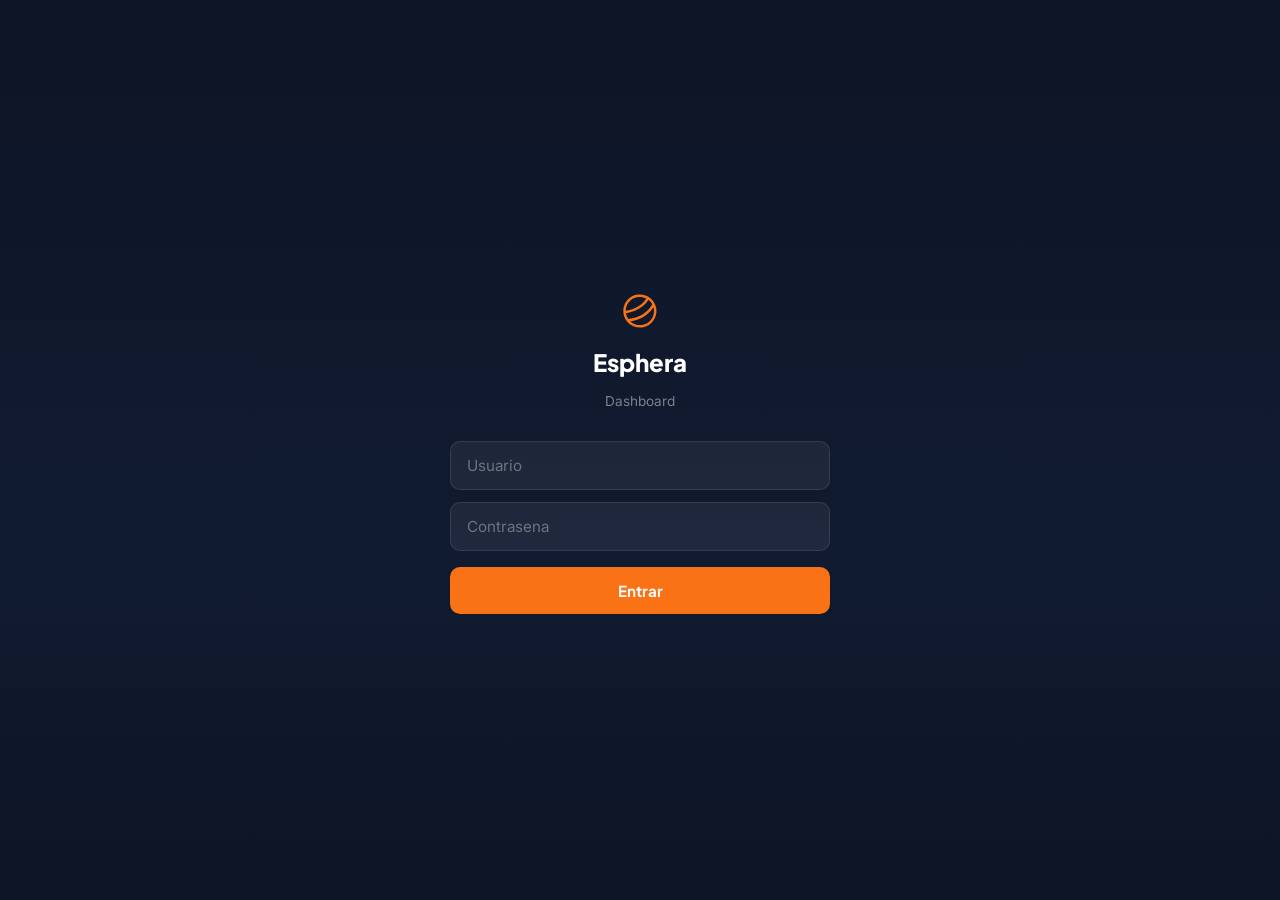
<file: admin/index.html>
<!DOCTYPE html>
<html lang="es">
<head>
  <meta charset="UTF-8">
  <meta name="viewport" content="width=device-width, initial-scale=1.0">
  <title>Esphera — Hub</title>
  <link href="https://fonts.googleapis.com/css2?family=Inter:wght@400;500;600;700;800&family=Plus+Jakarta+Sans:wght@600;700;800&display=swap" rel="stylesheet">
  <style>
    *{margin:0;padding:0;box-sizing:border-box}
    :root{
      --bg:#FAF7F2;--bg2:#fff;--bg3:#F5F0EA;
      --navy:#0D1526;
      --border:#EDE8DF;--border2:#DDD6CB;
      --text:#0F172A;--text2:#334155;--muted:#64748B;
      --accent:#F97316;--accent-hover:#EA580C;--accent-light:#FDBA74;--accent-bg:rgba(249,115,22,0.08);
      --green:#10B981;--green-bg:rgba(16,185,129,0.1);
      --red:#EF4444;--red-bg:rgba(239,68,68,0.08);
      --radius:16px;--radius-sm:10px;
    }
    body{font-family:'Inter',-apple-system,sans-serif;background:var(--bg);color:var(--text);min-height:100vh;-webkit-font-smoothing:antialiased}
    h1,h2,h3{font-family:'Plus Jakarta Sans',-apple-system,sans-serif}

    /* LOGIN */
    .login-wrap{min-height:100vh;display:flex;align-items:center;justify-content:center;padding:2rem;background:linear-gradient(180deg,#0D1526 0%,#111B30 60%,#0D1526 100%)}
    .login-box{width:100%;max-width:380px;text-align:center}
    .login-logo{margin-bottom:1rem;display:flex;flex-direction:column;align-items:center;gap:0.75rem}
    .login-logo svg{width:48px;height:48px;color:var(--accent)}
    .login-logo span{font-family:'Plus Jakarta Sans',sans-serif;font-size:1.5rem;font-weight:800;color:#fff}
    .login-sub{color:rgba(255,255,255,0.45);font-size:0.85rem;margin-bottom:2rem}
    .login-box input{width:100%;padding:14px 16px;background:rgba(255,255,255,0.06);border:1px solid rgba(255,255,255,0.1);border-radius:var(--radius-sm);color:#fff;font-size:0.95rem;font-family:inherit;margin-bottom:1rem;transition:border-color 0.2s}
    .login-box input:focus{outline:none;border-color:var(--accent-light);background:rgba(255,255,255,0.1)}
    .login-box input::placeholder{color:rgba(255,255,255,0.35)}
    .login-btn{width:100%;padding:14px;background:var(--accent);color:#fff;border:none;border-radius:var(--radius-sm);font-size:0.95rem;font-weight:700;font-family:'Plus Jakarta Sans',sans-serif;cursor:pointer;transition:all 0.2s}
    .login-btn:hover{background:var(--accent-hover);box-shadow:0 4px 20px rgba(249,115,22,0.3)}
    .login-error{color:#f87171;font-size:0.8rem;margin-top:0.75rem;display:none}

    /* APP */
    .app{display:none}.app.active{display:block}

    /* TOPBAR */
    .topbar{display:flex;align-items:center;justify-content:space-between;padding:1rem 2.5rem;border-bottom:1px solid var(--border);background:#fff}
    .topbar-logo{display:flex;align-items:center;gap:8px}
    .topbar-logo svg{width:24px;height:24px;color:var(--text)}
    .topbar-logo span{font-family:'Plus Jakarta Sans',sans-serif;font-size:1.1rem;font-weight:800;color:var(--text);letter-spacing:-0.02em}
    .topbar-logout{display:flex;align-items:center;gap:6px;padding:7px 14px;border-radius:var(--radius-sm);font-size:0.78rem;color:var(--muted);cursor:pointer;transition:all 0.2s;background:none;border:1px solid transparent}
    .topbar-logout:hover{background:var(--red-bg);color:var(--red);border-color:rgba(239,68,68,0.15)}

    /* MAIN */
    .main{max-width:900px;margin:0 auto;padding:2.5rem 2rem 4rem}

    /* WELCOME */
    .welcome{margin-bottom:2rem}
    .welcome h1{font-size:1.5rem;font-weight:800;letter-spacing:-0.03em;margin-bottom:0.3rem}
    .welcome p{font-size:0.88rem;color:var(--muted);line-height:1.5}

    /* QUICK STATS */
    .quick-stats{display:grid;grid-template-columns:repeat(3,1fr);gap:0.75rem;margin-bottom:2rem}
    .quick-stat{background:#fff;border:1px solid var(--border);border-radius:var(--radius-sm);padding:1rem 1.25rem;box-shadow:0 1px 2px rgba(0,0,0,0.03)}
    .quick-stat-label{font-size:0.58rem;text-transform:uppercase;letter-spacing:0.1em;color:var(--muted);font-weight:600;margin-bottom:0.25rem}
    .quick-stat-value{font-family:'Plus Jakarta Sans',sans-serif;font-size:1.4rem;font-weight:800}
    .quick-stat-value.orange{color:var(--accent)}
    .quick-stat-value.green{color:var(--green)}

    /* ACTION TILES */
    .tiles{display:grid;grid-template-columns:1fr 1fr 1fr;gap:0.75rem;margin-bottom:2rem}
    @media(max-width:700px){.tiles{grid-template-columns:1fr}}
    .tile{background:#fff;border:1px solid var(--border);border-radius:var(--radius);padding:1.25rem;cursor:pointer;transition:all 0.2s;display:flex;align-items:center;gap:1rem;box-shadow:0 1px 2px rgba(0,0,0,0.03)}
    .tile:hover{border-color:var(--border2);box-shadow:0 4px 12px rgba(0,0,0,0.06);transform:translateY(-1px)}
    .tile.active{border-color:var(--accent);box-shadow:0 0 0 1px var(--accent)}
    .tile-icon{width:42px;height:42px;border-radius:12px;display:flex;align-items:center;justify-content:center;flex-shrink:0}
    .tile-icon.orange{background:var(--accent-bg);color:var(--accent)}
    .tile-icon.blue{background:rgba(96,165,250,0.1);color:#60A5FA}
    .tile-icon.green{background:var(--green-bg);color:var(--green)}
    .tile-text h3{font-size:0.88rem;font-weight:700;letter-spacing:-0.01em;margin-bottom:0.15rem}
    .tile-text p{font-size:0.72rem;color:var(--muted);line-height:1.4}

    /* PANEL (expandable form area) */
    .panel{display:none;background:#fff;border:1px solid var(--border);border-radius:var(--radius);padding:2rem;margin-bottom:2rem;box-shadow:0 1px 3px rgba(0,0,0,0.04);animation:panelIn 0.25s ease}
    .panel.active{display:block}
    @keyframes panelIn{from{opacity:0;transform:translateY(-8px)}to{opacity:1;transform:translateY(0)}}
    .panel-header{display:flex;align-items:center;justify-content:space-between;margin-bottom:1.5rem}
    .panel-header h2{font-size:1.1rem;font-weight:800;letter-spacing:-0.02em}
    .panel-close{background:none;border:none;color:var(--muted);cursor:pointer;padding:4px;border-radius:6px;transition:all 0.15s}
    .panel-close:hover{background:var(--bg3);color:var(--text)}

    /* FORMS */
    .form-grid{display:grid;grid-template-columns:1fr 1fr;gap:1rem}
    .form-grid.three{grid-template-columns:1fr 1fr 1fr}
    @media(max-width:600px){.form-grid,.form-grid.three{grid-template-columns:1fr}}
    .form-group{margin-bottom:0}
    .form-group.full{grid-column:1/-1}
    .form-group label{display:block;font-size:0.7rem;font-weight:600;color:var(--text2);margin-bottom:0.4rem}
    .form-group input,.form-group select,.form-group textarea{width:100%;padding:12px 14px;background:var(--bg);border:1px solid var(--border);border-radius:var(--radius-sm);color:var(--text);font-size:0.88rem;font-family:inherit;transition:all 0.2s}
    .form-group input:focus,.form-group select:focus,.form-group textarea:focus{outline:none;border-color:var(--accent);background:#fff;box-shadow:0 0 0 3px rgba(249,115,22,0.08)}
    .form-group input::placeholder,.form-group textarea::placeholder{color:var(--muted)}
    .form-group select{cursor:pointer;appearance:none;background-image:url("data:image/svg+xml,%3Csvg xmlns='http://www.w3.org/2000/svg' width='12' height='12' fill='%2364748B' viewBox='0 0 16 16'%3E%3Cpath d='M8 11L3 6h10z'/%3E%3C/svg%3E");background-repeat:no-repeat;background-position:right 1rem center}
    .form-group textarea{resize:vertical;min-height:70px}
    .form-actions{display:flex;align-items:center;gap:0.75rem;margin-top:1.25rem}
    .btn-primary{padding:12px 24px;background:var(--accent);color:#fff;border:none;border-radius:var(--radius-sm);font-size:0.88rem;font-weight:700;font-family:'Plus Jakarta Sans',sans-serif;cursor:pointer;transition:all 0.2s}
    .btn-primary:hover{background:var(--accent-hover);box-shadow:0 4px 20px rgba(249,115,22,0.3)}
    .btn-primary:disabled{opacity:0.3;cursor:not-allowed}
    .btn-green{background:var(--green)}.btn-green:hover{background:#059669;box-shadow:0 4px 20px rgba(16,185,129,0.3)}

    /* RESULT */
    .result{display:none;align-items:center;gap:0.75rem;padding:0.85rem 1rem;background:rgba(16,185,129,0.06);border:1px solid rgba(16,185,129,0.15);border-radius:var(--radius-sm);margin-top:1.25rem}
    .result.visible{display:flex}
    .result-label{font-size:0.8rem;color:var(--green);font-weight:600;display:flex;align-items:center;gap:5px;flex:1}
    .btn-sm{padding:8px 14px;background:var(--bg);border:1px solid var(--border);border-radius:8px;color:var(--text);font-size:0.78rem;cursor:pointer;transition:all 0.2s;font-weight:600;white-space:nowrap;text-decoration:none}
    .btn-sm:hover{background:var(--bg3);border-color:var(--border2)}
    .btn-sm.outline{background:transparent}
    .btn-sm.outline:hover{border-color:var(--accent);color:var(--accent)}

    /* SECTION */
    .section-header{display:flex;align-items:center;justify-content:space-between;margin-bottom:0.75rem}
    .section-header h2{font-size:1rem;font-weight:800;letter-spacing:-0.02em}
    .section-toggle{font-size:0.75rem;color:var(--accent);cursor:pointer;background:none;border:none;font-weight:600;font-family:inherit}

    /* TABLE */
    .card{background:#fff;border:1px solid var(--border);border-radius:var(--radius);overflow:hidden;box-shadow:0 1px 2px rgba(0,0,0,0.03)}
    .deck-table{width:100%;border-collapse:collapse}
    .deck-table th{text-align:left;font-size:0.58rem;text-transform:uppercase;letter-spacing:0.1em;color:var(--muted);padding:10px 14px;border-bottom:1px solid var(--border);font-weight:600}
    .deck-table td{padding:10px 14px;font-size:0.82rem;color:var(--text2);border-bottom:1px solid var(--bg3)}
    .deck-table tr:hover td{background:rgba(249,115,22,0.02)}
    .badge{display:inline-flex;padding:3px 10px;border-radius:100px;font-size:0.58rem;font-weight:700;text-transform:uppercase;letter-spacing:0.05em}
    .badge-gest{background:rgba(139,92,246,0.1);color:#a78bfa}
    .badge-emp{background:var(--accent-bg);color:var(--accent)}
    .progress-bar{width:80px;height:4px;background:var(--bg3);border-radius:2px;overflow:hidden;display:inline-block;vertical-align:middle;margin-right:6px}
    .progress-fill{height:100%;border-radius:2px;background:var(--accent)}
    .stat-tiny{font-size:0.72rem;color:var(--muted)}
    .stat-green{color:var(--green)}
    .no-data{text-align:center;padding:2.5rem;color:var(--muted);font-size:0.82rem}

    /* MODAL (dark) */
    .modal-overlay{display:none;position:fixed;inset:0;background:rgba(0,0,0,0.5);backdrop-filter:blur(8px);z-index:100;align-items:center;justify-content:center;padding:2rem}
    .modal-overlay.active{display:flex}
    .modal{background:var(--navy);border:1px solid rgba(255,255,255,0.08);border-radius:var(--radius);width:100%;max-width:640px;max-height:80vh;overflow-y:auto;padding:2rem;color:#fff}
    .modal h2{font-size:1.1rem;font-weight:800;margin-bottom:0.25rem;color:#fff}
    .modal-sub{font-size:0.8rem;color:rgba(255,255,255,0.45);margin-bottom:1.5rem}
    .slide-stats{display:grid;gap:4px}
    .slide-stat-row{display:grid;grid-template-columns:30px 1fr 80px 60px;gap:8px;align-items:center;padding:8px 10px;border-radius:8px;font-size:0.8rem}
    .slide-stat-row:hover{background:rgba(255,255,255,0.04)}
    .slide-stat-num{color:rgba(255,255,255,0.45);font-weight:700;font-size:0.7rem}
    .slide-stat-name{color:rgba(255,255,255,0.75)}
    .slide-stat-bar{height:4px;background:rgba(255,255,255,0.06);border-radius:2px;overflow:hidden}
    .slide-stat-bar-fill{height:100%;background:var(--accent);border-radius:2px}
    .slide-stat-time{font-size:0.72rem;color:rgba(255,255,255,0.45);text-align:right}
    .modal .btn-sm{background:rgba(255,255,255,0.06);border-color:rgba(255,255,255,0.1);color:#fff}
    .modal .btn-sm:hover{background:rgba(255,255,255,0.12)}
    .modal .no-data{color:rgba(255,255,255,0.45)}
  </style>
</head>
<body>
  <!-- LOGIN -->
  <div class="login-wrap" id="loginWrap">
    <div class="login-box">
      <div class="login-logo"><svg viewBox="0 0 202 227" fill="none" xmlns="http://www.w3.org/2000/svg"><path d="M100.604 35V46.7323C111.431 46.7323 122.055 49.4076 131.558 54.4029C101.719 99.904 50.2415 110.166 33.7511 112.333C33.9601 98.5315 38.4328 85.162 46.7999 73.8407C57.3964 59.4958 72.9393 50.1392 90.5723 47.4848C93.8955 46.9831 97.2674 46.7323 100.598 46.7323V35C96.717 35 92.7808 35.2856 88.8306 35.8848C45.9639 42.3292 16.4386 82.3055 22.8829 125.173C28.735 164.09 62.2105 192 100.402 192C104.283 192 108.219 191.707 112.169 191.115C155.036 184.671 184.561 144.694 178.117 101.827C172.265 62.9165 138.796 35 100.604 35ZM34.6011 124.093C52.3664 122.003 108.303 111.511 141.423 60.7568C142.252 61.3977 143.067 62.0596 143.868 62.7424C150.152 68.1069 155.322 74.5583 159.195 81.7203C123.797 144.541 55.7941 150.17 45.0373 150.665C39.7147 142.723 36.1338 133.673 34.5941 124.093H34.6011ZM110.428 179.522C107.105 180.024 103.733 180.275 100.402 180.275C84.5948 180.275 69.226 174.59 57.1317 164.258C56.1772 163.443 55.2506 162.593 54.345 161.722C77.21 159.172 131.001 147.614 164.72 95.2919C165.486 98.002 166.092 100.761 166.517 103.576C171.993 139.978 146.829 174.046 110.428 179.522Z" fill="currentColor"/></svg><span>Esphera</span></div>
      <p class="login-sub">Dashboard</p>
      <form id="loginForm">
        <input type="text" id="loginUser" placeholder="Usuario" autocomplete="username" style="margin-bottom:0.75rem">
        <input type="password" id="loginPass" placeholder="Contrasena" autocomplete="current-password">
        <button type="submit" class="login-btn">Entrar</button>
      </form>
      <div class="login-error" id="loginError">Usuario o contrasena incorrectos</div>
    </div>
  </div>

  <!-- APP -->
  <div class="app" id="app">
    <div class="topbar">
      <div class="topbar-logo"><svg viewBox="0 0 202 227" fill="none" xmlns="http://www.w3.org/2000/svg"><path d="M100.604 35V46.7323C111.431 46.7323 122.055 49.4076 131.558 54.4029C101.719 99.904 50.2415 110.166 33.7511 112.333C33.9601 98.5315 38.4328 85.162 46.7999 73.8407C57.3964 59.4958 72.9393 50.1392 90.5723 47.4848C93.8955 46.9831 97.2674 46.7323 100.598 46.7323V35C96.717 35 92.7808 35.2856 88.8306 35.8848C45.9639 42.3292 16.4386 82.3055 22.8829 125.173C28.735 164.09 62.2105 192 100.402 192C104.283 192 108.219 191.707 112.169 191.115C155.036 184.671 184.561 144.694 178.117 101.827C172.265 62.9165 138.796 35 100.604 35ZM34.6011 124.093C52.3664 122.003 108.303 111.511 141.423 60.7568C142.252 61.3977 143.067 62.0596 143.868 62.7424C150.152 68.1069 155.322 74.5583 159.195 81.7203C123.797 144.541 55.7941 150.17 45.0373 150.665C39.7147 142.723 36.1338 133.673 34.5941 124.093H34.6011ZM110.428 179.522C107.105 180.024 103.733 180.275 100.402 180.275C84.5948 180.275 69.226 174.59 57.1317 164.258C56.1772 163.443 55.2506 162.593 54.345 161.722C77.21 159.172 131.001 147.614 164.72 95.2919C165.486 98.002 166.092 100.761 166.517 103.576C171.993 139.978 146.829 174.046 110.428 179.522Z" fill="currentColor"/></svg><span>Esphera</span></div>
      <button class="topbar-logout" id="logoutBtn"><svg width="15" height="15" viewBox="0 0 24 24" fill="none" stroke="currentColor" stroke-width="2"><path d="M9 21H5a2 2 0 01-2-2V5a2 2 0 012-2h4M16 17l5-5-5-5M21 12H9"/></svg> Cerrar sesion</button>
    </div>

    <div class="main">
      <div class="welcome">
        <h1>Esphera Hub</h1>
        <p>Todo lo que necesitas para cerrar tu siguiente cliente.</p>
      </div>

      <div class="quick-stats" id="quickStats"></div>

      <!-- TILES -->
      <div class="tiles">
        <div class="tile" data-panel="deck">
          <div class="tile-icon orange"><svg width="20" height="20" viewBox="0 0 24 24" fill="none" stroke="currentColor" stroke-width="2"><path d="M14 2H6a2 2 0 00-2 2v16a2 2 0 002 2h12a2 2 0 002-2V8z"/><path d="M14 2v6h6M16 13H8M16 17H8M10 9H8"/></svg></div>
          <div class="tile-text"><h3>Deck de ventas</h3><p>Crea un deck personalizado para cada prospect</p></div>
        </div>
        <div class="tile" data-panel="demo">
          <div class="tile-icon blue"><svg width="20" height="20" viewBox="0 0 24 24" fill="none" stroke="currentColor" stroke-width="2"><rect x="2" y="3" width="20" height="14" rx="2"/><line x1="8" y1="21" x2="16" y2="21"/><line x1="12" y1="17" x2="12" y2="21"/></svg></div>
          <div class="tile-text"><h3>Demo del producto</h3><p>Abre el prototipo personalizado en vivo</p></div>
        </div>
        <div class="tile" data-panel="pay">
          <div class="tile-icon green"><svg width="20" height="20" viewBox="0 0 24 24" fill="none" stroke="currentColor" stroke-width="2"><rect x="1" y="4" width="22" height="16" rx="2"/><line x1="1" y1="10" x2="23" y2="10"/></svg></div>
          <div class="tile-text"><h3>Link de pago</h3><p>Genera un checkout con plan y precio</p></div>
        </div>
      </div>

      <!-- PANEL: DECK -->
      <div class="panel" id="panel-deck">
        <div class="panel-header">
          <h2>Crear deck de ventas</h2>
          <button class="panel-close" data-close="deck"><svg width="20" height="20" viewBox="0 0 24 24" fill="none" stroke="currentColor" stroke-width="2"><path d="M18 6L6 18M6 6l12 12"/></svg></button>
        </div>
        <form id="deckForm">
          <div class="form-grid three">
            <div class="form-group">
              <label>Tipo de cliente</label>
              <select id="tipo" required>
                <option value="">Selecciona...</option>
                <option value="gestoria">Gestoria / Asesoria</option>
                <option value="empresa">Empresa</option>
              </select>
            </div>
            <div class="form-group">
              <label>Nombre de la empresa</label>
              <input type="text" id="empresa" placeholder="Asesores Lopez" required>
            </div>
            <div class="form-group">
              <label>Persona de contacto</label>
              <input type="text" id="contacto" placeholder="Maria Garcia">
            </div>
          </div>
          <div class="form-actions">
            <button type="submit" class="btn-primary" id="generateBtn" disabled>Generar link del deck</button>
          </div>
        </form>
        <div class="result" id="deckResult">
          <span class="result-label"><svg width="14" height="14" viewBox="0 0 24 24" fill="none" stroke="currentColor" stroke-width="2.5"><path d="M20 6L9 17l-5-5"/></svg> Link creado</span>
          <button class="btn-sm" id="copyBtn">Copiar link</button>
          <a class="btn-sm outline" id="previewBtn" href="#" target="_blank">Abrir</a>
        </div>
      </div>

      <!-- PANEL: DEMO -->
      <div class="panel" id="panel-demo">
        <div class="panel-header">
          <h2>Abrir demo personalizada</h2>
          <button class="panel-close" data-close="demo"><svg width="20" height="20" viewBox="0 0 24 24" fill="none" stroke="currentColor" stroke-width="2"><path d="M18 6L6 18M6 6l12 12"/></svg></button>
        </div>
        <form id="demoForm">
          <div class="form-grid three">
            <div class="form-group">
              <label>Tipo de cliente *</label>
              <select id="demoTipo" required>
                <option value="gestoria">Gestoria / Asesoria</option>
                <option value="empresa">Empresa</option>
              </select>
            </div>
            <div class="form-group">
              <label>Nombre de la empresa *</label>
              <input type="text" id="demoEmpresa" placeholder="Gestoria Mendoza" required>
            </div>
            <div class="form-group">
              <label>Nombre del contacto *</label>
              <input type="text" id="demoContacto" placeholder="Juan Garcia" required>
            </div>
          </div>
          <div class="form-actions">
            <button type="submit" class="btn-primary" style="background:#60A5FA">Abrir demo personalizada</button>
          </div>
        </form>
      </div>

      <!-- PANEL: PAY -->
      <div class="panel" id="panel-pay">
        <div class="panel-header">
          <h2>Crear link de pago</h2>
          <button class="panel-close" data-close="pay"><svg width="20" height="20" viewBox="0 0 24 24" fill="none" stroke="currentColor" stroke-width="2"><path d="M18 6L6 18M6 6l12 12"/></svg></button>
        </div>
        <form id="payForm">
          <div class="form-grid">
            <div class="form-group">
              <label>Nombre del cliente *</label>
              <input type="text" id="payCliente" placeholder="Empresa SL" required>
            </div>
            <div class="form-group">
              <label>ERP *</label>
              <select id="payErp" required>
                <option value="">Selecciona un ERP</option>
                <option value="A3">A3</option>
                <option value="Holded">Holded</option>
                <option value="Sage">Sage</option>
                <option value="ContaPlus">ContaPlus</option>
                <option value="Otro">Otro</option>
              </select>
            </div>
            <div class="form-group full">
              <label>Escenario de pago *</label>
              <select id="payEscenario" required>
                <option value="1">Contabilidad — Pago normal (setup 2.500€ en mes 1)</option>
                <option value="2">Contabilidad — Pago faseado (setup 2.500€ en 2 meses)</option>
                <option value="3">Contabilidad + Conciliacion — Pago normal (setup 5.000€ en mes 1)</option>
                <option value="4">Contabilidad + Conciliacion — Pago faseado (setup 5.000€ en 2 meses)</option>
              </select>
            </div>
            <div class="form-group">
              <label>Descuento en setup (%) <span style="font-weight:400;color:var(--muted)">max 50%</span></label>
              <input type="number" id="payDescuento" value="0" min="0" max="50">
            </div>
            <div class="form-group">
              <label>Datos adicionales</label>
              <input type="text" id="payNotas" placeholder="CIF, notas internas...">
            </div>
          </div>
          <!-- PRICE PREVIEW -->
          <div id="pricePreview" style="margin-top:1.25rem;padding:1rem 1.25rem;background:var(--bg);border:1px solid var(--border);border-radius:var(--radius-sm);font-size:0.82rem;color:var(--text2);line-height:1.8"></div>
          <div class="form-actions">
            <button type="submit" class="btn-primary btn-green">Generar link de pago</button>
            <span style="font-size:0.7rem;color:var(--muted)">Precios sin IVA. Se anade 21% en el checkout.</span>
          </div>
        </form>
        <div class="result" id="payResult">
          <span class="result-label"><svg width="14" height="14" viewBox="0 0 24 24" fill="none" stroke="currentColor" stroke-width="2.5"><path d="M20 6L9 17l-5-5"/></svg> Link creado</span>
          <button class="btn-sm" id="payCopyBtn">Copiar link</button>
          <a class="btn-sm outline" id="payPreviewBtn" href="#" target="_blank">Abrir</a>
        </div>
      </div>

      <!-- DECKS RECIENTES -->
      <div id="decksSection">
        <div class="section-header">
          <h2>Decks recientes</h2>
          <button class="section-toggle" id="toggleAllDecks">Ver todos</button>
        </div>
        <div class="card">
          <table class="deck-table" id="deckTable">
            <thead><tr><th>Empresa</th><th>Tipo</th><th>Progreso</th><th>Tiempo</th><th>Ultima visita</th><th></th></tr></thead>
            <tbody id="deckTableBody"></tbody>
          </table>
          <div class="no-data" id="noDecks">Aun no has creado ningun deck</div>
        </div>
      </div>

      <!-- DEMOS RECIENTES -->
      <div id="demoSection" style="margin-top:2rem">
        <div class="section-header">
          <h2>Demos recientes</h2>
        </div>
        <div class="card">
          <table class="deck-table" id="demoTable">
            <thead><tr><th>Empresa</th><th>Contacto</th><th>Tipo</th><th></th></tr></thead>
            <tbody id="demoTableBody"></tbody>
          </table>
          <div class="no-data" id="noDemos">Aun no has abierto ninguna demo</div>
        </div>
      </div>

      <!-- LINKS DE PAGO RECIENTES -->
      <div id="paySection" style="margin-top:2rem">
        <div class="section-header">
          <h2>Links de pago recientes</h2>
        </div>
        <div class="card">
          <table class="deck-table" id="payTable">
            <thead><tr><th>Cliente</th><th>Plan</th><th>Setup</th><th>Cuota/mes</th><th>Modalidad</th><th></th></tr></thead>
            <tbody id="payTableBody"></tbody>
          </table>
          <div class="no-data" id="noPays">Aun no has creado ningun link de pago</div>
        </div>
      </div>
    </div>
  </div>

  <!-- MODAL -->
  <div class="modal-overlay" id="modalOverlay">
    <div class="modal">
      <h2 id="modalTitle"></h2>
      <div class="modal-sub" id="modalSub"></div>
      <div class="slide-stats" id="slideStats"></div>
      <div style="margin-top:1.5rem;text-align:right"><button class="btn-sm" id="modalClose">Cerrar</button></div>
    </div>
  </div>

  <script>
    const AUTH_USER='esphera',AUTH_PASS='esphera2026';
    const slideNames=['Portada','El problema','Cómo funciona','Demo en vivo','Detalle factura','Asistente IA','Impacto real','Integración','Por qué Esphera','Siguiente paso'];
    let showAll=false;

    // AUTH
    if(localStorage.getItem('esphera_auth')==='1') showApp();
    document.getElementById('loginForm').addEventListener('submit',e=>{
      e.preventDefault();
      if(document.getElementById('loginUser').value===AUTH_USER&&document.getElementById('loginPass').value===AUTH_PASS){localStorage.setItem('esphera_auth','1');showApp()}
      else document.getElementById('loginError').style.display='block';
    });
    document.getElementById('logoutBtn').addEventListener('click',()=>{localStorage.removeItem('esphera_auth');location.reload()});

    function showApp(){
      document.getElementById('loginWrap').style.display='none';
      document.getElementById('app').classList.add('active');
      renderQuickStats();renderDecks();renderDemos();renderPays();
    }

    // TILES → PANELS
    document.querySelectorAll('.tile[data-panel]').forEach(t=>{
      t.addEventListener('click',()=>{
        const id=t.dataset.panel;
        const panel=document.getElementById('panel-'+id);
        const wasActive=panel.classList.contains('active');
        // close all panels & deactivate tiles
        document.querySelectorAll('.panel').forEach(p=>p.classList.remove('active'));
        document.querySelectorAll('.tile').forEach(ti=>ti.classList.remove('active'));
        if(!wasActive){panel.classList.add('active');t.classList.add('active');panel.scrollIntoView({behavior:'smooth',block:'nearest'})}
      });
    });
    document.querySelectorAll('.panel-close').forEach(btn=>{
      btn.addEventListener('click',()=>{
        document.querySelectorAll('.panel').forEach(p=>p.classList.remove('active'));
        document.querySelectorAll('.tile').forEach(t=>t.classList.remove('active'));
      });
    });

    // DECK FORM
    const tipoEl=document.getElementById('tipo'),empresaEl=document.getElementById('empresa'),contactoEl=document.getElementById('contacto'),generateBtn=document.getElementById('generateBtn');
    function checkForm(){generateBtn.disabled=!(tipoEl.value&&empresaEl.value.trim())}
    tipoEl.addEventListener('change',checkForm);empresaEl.addEventListener('input',checkForm);

    document.getElementById('deckForm').addEventListener('submit',e=>{
      e.preventDefault();
      const p=new URLSearchParams({tipo:tipoEl.value,empresa:empresaEl.value.trim()});
      if(contactoEl.value.trim())p.set('contacto',contactoEl.value.trim());
      const isLocal=location.port==='3001';
      const base=isLocal?'http://localhost:3001':location.origin+'/admin';
      const url=`${base}/deck.html?${p.toString()}`;
      document.getElementById('previewBtn').href=url;
      document.getElementById('deckResult').classList.add('visible');
      document.getElementById('deckResult').dataset.url=url;
      const hist=JSON.parse(localStorage.getItem('esphera_decks')||'[]');
      hist.unshift({tipo:tipoEl.value,empresa:empresaEl.value.trim(),contacto:contactoEl.value.trim(),url,date:new Date().toISOString()});
      if(hist.length>50)hist.pop();
      localStorage.setItem('esphera_decks',JSON.stringify(hist));
      renderQuickStats();renderDecks();renderDemos();renderPays();
    });
    document.getElementById('copyBtn').addEventListener('click',()=>{
      navigator.clipboard.writeText(document.getElementById('deckResult').dataset.url).then(()=>{
        const b=document.getElementById('copyBtn');b.textContent='Copiado!';setTimeout(()=>b.textContent='Copiar link',2000);
      });
    });

    // DEMO FORM
    document.getElementById('demoForm').addEventListener('submit',e=>{
      e.preventDefault();
      const tipo=document.getElementById('demoTipo').value;
      const empresa=document.getElementById('demoEmpresa').value.trim();
      const contacto=document.getElementById('demoContacto').value.trim();
      const p=new URLSearchParams({tipo,empresa,contacto});
      const prodBase=location.port==='3001'?'http://localhost:3000':'';
      const url=`${prodBase}/producto/?${p.toString()}`;
      window.open(url,'_blank');
      // Save to history
      const dh=JSON.parse(localStorage.getItem('esphera_demos')||'[]');
      dh.unshift({tipo,empresa,contacto,url,date:new Date().toISOString()});
      if(dh.length>20)dh.pop();
      localStorage.setItem('esphera_demos',JSON.stringify(dh));
      renderDemos();
    });

    // PAY PRICING CONFIG — 4 escenarios
    const ESCENARIOS={
      '1':{name:'Contabilidad Automatica',modalidad:'normal',setup:2500,cycle:225},
      '2':{name:'Contabilidad Automatica',modalidad:'faseado',setup:2500,cycle:225},
      '3':{name:'Contabilidad + Conciliacion',modalidad:'normal',setup:5000,cycle:450},
      '4':{name:'Contabilidad + Conciliacion',modalidad:'faseado',setup:5000,cycle:450}
    };
    function updatePricePreview(){
      const esc=ESCENARIOS[document.getElementById('payEscenario').value]||ESCENARIOS['1'];
      const desc=Math.min(parseInt(document.getElementById('payDescuento').value)||0,50);
      const iva=1.21;
      const ivaLabel='+IVA';
      const setupBase=esc.setup;
      const setupFinal=Math.round(setupBase*(1-desc/100));
      const setupIva=Math.round(setupFinal*iva);
      const cycleIva=Math.round(esc.cycle*iva);
      const isF=esc.modalidad==='faseado';
      let html=`<div style="display:flex;justify-content:space-between;align-items:center;margin-bottom:0.5rem"><strong style="color:var(--text)">${esc.name}</strong><span style="font-size:0.65rem;color:var(--muted);text-transform:uppercase;letter-spacing:0.08em">${isF?'Pago faseado':'Pago normal'}</span></div>`;
      html+=`<div style="display:flex;justify-content:space-between"><span>Setup${desc>0?' <span style="color:var(--green);font-weight:600">(-'+desc+'%)</span>':''}:</span><span style="font-weight:600">${setupFinal.toLocaleString('es-ES')}&euro; ${ivaLabel} = ${setupIva.toLocaleString('es-ES')}&euro;</span></div>`;
      html+=`<div style="display:flex;justify-content:space-between"><span>Cuota mensual <span style="color:var(--muted);font-size:0.7rem">(sin descuento)</span>:</span><span style="font-weight:600">${esc.cycle}&euro; ${ivaLabel} = ${cycleIva}&euro;</span></div>`;
      html+=`<div style="margin-top:0.5rem;padding-top:0.5rem;border-top:1px solid var(--border);font-size:0.75rem;color:var(--muted)">`;
      html+=`<strong style="color:var(--text)">Calendario de pagos (con IVA):</strong><br>`;
      if(isF){
        const half=Math.round(setupIva/2);
        html+=`Mes 1: <strong>${half.toLocaleString('es-ES')}&euro;</strong> (setup 1/2)<br>`;
        html+=`Mes 2: ${(setupIva-half).toLocaleString('es-ES')}&euro; (setup 2/2) + ${cycleIva}&euro; (cuota) = <strong style="color:var(--text)">${((setupIva-half)+cycleIva).toLocaleString('es-ES')}&euro;</strong><br>`;
        html+=`Mes 3+: <strong>${cycleIva}&euro;/mes</strong>`;
      }else{
        html+=`Mes 1: <strong>${setupIva.toLocaleString('es-ES')}&euro;</strong> (setup completo)<br>`;
        html+=`Mes 2+: <strong>${cycleIva}&euro;/mes</strong> (cuota)`;
      }
      html+=`</div>`;
      document.getElementById('pricePreview').innerHTML=html;
    }
    document.getElementById('payEscenario').addEventListener('change',updatePricePreview);
    document.getElementById('payDescuento').addEventListener('input',updatePricePreview);
    updatePricePreview();

    // PAY FORM SUBMIT
    document.getElementById('payForm').addEventListener('submit',e=>{
      e.preventDefault();
      const esc=ESCENARIOS[document.getElementById('payEscenario').value]||ESCENARIOS['1'];
      const data={cliente:document.getElementById('payCliente').value.trim(),erp:document.getElementById('payErp').value,plan:esc.name.includes('Conciliacion')?'contabilidad_conciliacion':'contabilidad',modalidad:esc.modalidad,descuento:document.getElementById('payDescuento').value||'0',notas:document.getElementById('payNotas').value.trim()};
      const params=new URLSearchParams(data);
      const base=location.origin+location.pathname.replace(/\/[^\/]*$/,'');
      const url=`${base}/checkout.html?${params.toString()}`;
      document.getElementById('payPreviewBtn').href=url;
      document.getElementById('payResult').classList.add('visible');
      document.getElementById('payResult').dataset.url=url;
      // Save to history
      const ph=JSON.parse(localStorage.getItem('esphera_pays')||'[]');
      ph.unshift({...data,url,date:new Date().toISOString()});
      if(ph.length>30)ph.pop();
      localStorage.setItem('esphera_pays',JSON.stringify(ph));
      renderPays();
    });
    document.getElementById('payCopyBtn').addEventListener('click',()=>{
      navigator.clipboard.writeText(document.getElementById('payResult').dataset.url).then(()=>{
        const b=document.getElementById('payCopyBtn');b.textContent='Copiado!';setTimeout(()=>b.textContent='Copiar link',2000);
      });
    });

    // TOGGLE ALL
    document.getElementById('toggleAllDecks').addEventListener('click',()=>{
      showAll=!showAll;document.getElementById('toggleAllDecks').textContent=showAll?'Ver menos':'Ver todos';renderDecks();
    });

    // QUICK STATS
    function renderQuickStats(){
      const hist=JSON.parse(localStorage.getItem('esphera_decks')||'[]');
      let v=0,t=0;
      hist.forEach(d=>{const tk=JSON.parse(localStorage.getItem('esphera_track_'+encodeURIComponent(d.empresa))||'null');if(tk){v++;t+=Object.values(tk.slideTime).reduce((a,b)=>a+b,0)}});
      const avg=v>0?Math.round(t/v):0;const as=avg>60?Math.floor(avg/60)+'m '+Math.round(avg%60)+'s':avg+'s';
      document.getElementById('quickStats').innerHTML=`
        <div class="quick-stat"><div class="quick-stat-label">Decks creados</div><div class="quick-stat-value orange">${hist.length}</div></div>
        <div class="quick-stat"><div class="quick-stat-label">Vistos por prospects</div><div class="quick-stat-value green">${v}</div></div>
        <div class="quick-stat"><div class="quick-stat-label">Tiempo medio</div><div class="quick-stat-value">${as}</div></div>`;
    }

    // DECKS TABLE
    function renderDecks(){
      const hist=JSON.parse(localStorage.getItem('esphera_decks')||'[]');
      const tbody=document.getElementById('deckTableBody'),noData=document.getElementById('noDecks'),table=document.getElementById('deckTable'),toggle=document.getElementById('toggleAllDecks');
      if(!hist.length){tbody.innerHTML='';noData.style.display='block';table.style.display='none';toggle.style.display='none';return}
      noData.style.display='none';table.style.display='table';toggle.style.display=hist.length>5?'block':'none';
      const list=showAll?hist:hist.slice(0,5);
      tbody.innerHTML=list.map(d=>{
        const tk=JSON.parse(localStorage.getItem('esphera_track_'+encodeURIComponent(d.empresa))||'null');
        const pct=tk?Math.round((tk.maxSlide+1)/10*100):0;
        const tt=tk?Object.values(tk.slideTime).reduce((a,b)=>a+b,0):0;
        const ts=tt>60?Math.round(tt/60)+'m '+Math.round(tt%60)+'s':Math.round(tt)+'s';
        const lv=tk?new Date(tk.lastVisit).toLocaleDateString('es-ES',{day:'numeric',month:'short'}):'—';
        return `<tr>
          <td><a href="${d.url}" target="_blank" style="font-weight:600;color:var(--text);text-decoration:none">${d.empresa}</a>${d.contacto?'<div style="font-size:0.7rem;color:var(--muted);margin-top:1px">'+d.contacto+'</div>':''}</td>
          <td><span class="badge ${d.tipo==='gestoria'?'badge-gest':'badge-emp'}">${d.tipo==='gestoria'?'Gestoria':'Empresa'}</span></td>
          <td><span class="progress-bar"><span class="progress-fill" style="width:${pct}%"></span></span><span class="stat-tiny ${pct>=80?'stat-green':''}">${pct}%</span></td>
          <td class="stat-tiny">${tk?ts:'—'}</td>
          <td class="stat-tiny">${lv}</td>
          <td><div style="display:flex;gap:4px">
            <button class="btn-sm outline" onclick="showDetail('${encodeURIComponent(d.empresa)}','${d.tipo}')">Detalle</button>
            <button class="btn-sm outline" onclick="navigator.clipboard.writeText('${d.url}');this.textContent='Copiado';setTimeout(()=>this.textContent='Copiar',1500)">Copiar</button>
            <button class="btn-sm outline" style="color:var(--red);border-color:rgba(239,68,68,0.15)" onclick="deleteDeck(${list.indexOf(d)})">Borrar</button>
          </div></td>
        </tr>`;
      }).join('');
    }

    // DEMO HISTORY TABLE
    function renderDemos(){
      const dh=JSON.parse(localStorage.getItem('esphera_demos')||'[]');
      const tbody=document.getElementById('demoTableBody'),noData=document.getElementById('noDemos'),table=document.getElementById('demoTable');
      if(!dh.length){tbody.innerHTML='';noData.style.display='block';table.style.display='none';return}
      noData.style.display='none';table.style.display='table';
      tbody.innerHTML=dh.slice(0,8).map((d,idx)=>{
        const badge=d.tipo==='gestoria'?'badge-gest':'badge-emp';
        const label=d.tipo==='gestoria'?'Gestoria':'Empresa';
        return `<tr>
          <td style="font-weight:600">${d.empresa}</td>
          <td class="stat-tiny">${d.contacto}</td>
          <td><span class="badge ${badge}">${label}</span></td>
          <td style="display:flex;gap:6px"><a class="btn-sm outline" href="${d.url}" target="_blank">Abrir</a><button class="btn-sm outline" style="color:var(--red);border-color:rgba(239,68,68,0.2)" onclick="deleteDemo(${idx})">Borrar</button></td>
        </tr>`;
      }).join('');
    }
    window.deleteDemo=function(idx){
      if(!confirm('Borrar esta demo?'))return;
      const dh=JSON.parse(localStorage.getItem('esphera_demos')||'[]');
      dh.splice(idx,1);localStorage.setItem('esphera_demos',JSON.stringify(dh));
      renderDemos();
    };

    // PAY HISTORY TABLE
    function renderPays(){
      const ph=JSON.parse(localStorage.getItem('esphera_pays')||'[]');
      const tbody=document.getElementById('payTableBody'),noData=document.getElementById('noPays'),table=document.getElementById('payTable');
      if(!ph.length){tbody.innerHTML='';noData.style.display='block';table.style.display='none';return}
      noData.style.display='none';table.style.display='table';
      const PL={contabilidad:{name:'Contabilidad',setup:2500,cycle:225},contabilidad_conciliacion:{name:'Contab. + Concil.',setup:5000,cycle:450}};
      tbody.innerHTML=ph.slice(0,8).map(d=>{
        const pl=PL[d.plan]||PL.contabilidad;
        const desc=Math.min(parseInt(d.descuento)||0,50);
        const sf=desc>0?Math.round(pl.setup*(1-desc/100)):pl.setup;
        const sfIva=Math.round(sf*1.21);
        const cIva=Math.round(pl.cycle*1.21);
        const mod=d.modalidad==='faseado'?'Faseado':'Normal';
        const idx=ph.indexOf(d);
        return `<tr>
          <td><a href="${d.url}" target="_blank" style="font-weight:600;color:var(--text);text-decoration:none">${d.cliente}</a></td>
          <td><span class="badge badge-emp" style="background:var(--green-bg);color:var(--green)">${pl.name}</span></td>
          <td class="stat-tiny">${sfIva.toLocaleString('es-ES')}&euro;${desc>0?' <span style="color:var(--green)">-'+desc+'%</span>':''}</td>
          <td class="stat-tiny">${cIva}&euro;</td>
          <td class="stat-tiny">${mod}</td>
          <td><div style="display:flex;gap:4px">
            <button class="btn-sm outline" onclick="navigator.clipboard.writeText('${d.url}');this.textContent='Copiado';setTimeout(()=>this.textContent='Copiar',1500)">Copiar</button>
            <button class="btn-sm outline" style="color:var(--red);border-color:rgba(239,68,68,0.15)" onclick="deletePay(${idx})">Borrar</button>
          </div></td>
        </tr>`;
      }).join('');
    }

    // DELETE functions
    window.deleteDeck=function(idx){
      if(!confirm('¿Borrar este deck?'))return;
      const hist=JSON.parse(localStorage.getItem('esphera_decks')||'[]');
      const d=hist[idx];
      if(d){localStorage.removeItem('esphera_track_'+encodeURIComponent(d.empresa));
        const tidx=JSON.parse(localStorage.getItem('esphera_track_index')||'[]').filter(k=>k!=='esphera_track_'+encodeURIComponent(d.empresa));
        localStorage.setItem('esphera_track_index',JSON.stringify(tidx));
      }
      hist.splice(idx,1);localStorage.setItem('esphera_decks',JSON.stringify(hist));
      renderQuickStats();renderDecks();
    };
    window.deletePay=function(idx){
      if(!confirm('¿Borrar este link de pago?'))return;
      const ph=JSON.parse(localStorage.getItem('esphera_pays')||'[]');
      ph.splice(idx,1);localStorage.setItem('esphera_pays',JSON.stringify(ph));
      renderQuickStats();renderPays();
    };

    // MODAL
    window.showDetail=function(enc,tipo){
      const empresa=decodeURIComponent(enc),tk=JSON.parse(localStorage.getItem('esphera_track_'+enc)||'null');
      document.getElementById('modalTitle').textContent=empresa;
      document.getElementById('modalSub').textContent=tipo==='gestoria'?'Gestoria / Asesoria':'Empresa';
      const s=document.getElementById('slideStats');
      if(!tk){s.innerHTML='<div class="no-data">Este deck aún no ha sido abierto por el prospect</div>'}
      else{
        const mx=Math.max(...Object.values(tk.slideTime),1);
        const totalTime=Object.values(tk.slideTime).reduce((a,b)=>a+b,0);
        const totalMin=totalTime>=60?Math.floor(totalTime/60)+'m '+Math.round(totalTime%60)+'s':Math.round(totalTime)+'s';
        const pct=Math.round((tk.maxSlide+1)/slideNames.length*100);
        // Summary header
        let html=`<div style="display:flex;gap:16px;margin-bottom:16px;padding-bottom:16px;border-bottom:1px solid rgba(255,255,255,0.06)">
          <div style="text-align:center;flex:1"><div style="font-size:1.2rem;font-weight:800;color:#fff">${pct}%</div><div style="font-size:0.65rem;color:rgba(255,255,255,0.4)">completado</div></div>
          <div style="text-align:center;flex:1"><div style="font-size:1.2rem;font-weight:800;color:#fff">${totalMin}</div><div style="font-size:0.65rem;color:rgba(255,255,255,0.4)">tiempo total</div></div>
          <div style="text-align:center;flex:1"><div style="font-size:1.2rem;font-weight:800;color:#fff">${tk.maxSlide+1}/${slideNames.length}</div><div style="font-size:0.65rem;color:rgba(255,255,255,0.4)">slides vistas</div></div>
        </div>`;
        html+=`<div style="font-size:0.65rem;font-weight:600;color:rgba(255,255,255,0.3);text-transform:uppercase;letter-spacing:0.08em;margin-bottom:8px">Tiempo por slide</div>`;
        html+=slideNames.map((n,i)=>{
          const t=tk.slideTime[i]||0,v=i<=tk.maxSlide,bp=Math.round(t/mx*100);
          const c=bp>=70?'#F97316':bp>=40?'#F59E0B':bp>=15?'rgba(249,115,22,0.45)':'rgba(255,255,255,0.12)';
          const interest=bp>=70?'<span style="font-size:0.55rem;font-weight:700;color:#F97316;background:rgba(249,115,22,0.12);padding:2px 6px;border-radius:100px;margin-left:4px">Muy interesado</span>':bp>=40?'<span style="font-size:0.55rem;font-weight:600;color:#F59E0B;background:rgba(245,158,11,0.1);padding:2px 6px;border-radius:100px;margin-left:4px">Interesado</span>':'';
          const ts=t>=60?Math.floor(t/60)+'m '+Math.round(t%60)+'s':Math.round(t)+'s';
          return `<div class="slide-stat-row" style="opacity:${v?1:0.25}"><span class="slide-stat-num">${String(i+1).padStart(2,'0')}</span><span class="slide-stat-name">${n}${interest}</span><span class="slide-stat-bar"><span class="slide-stat-bar-fill" style="width:${bp}%;background:${c}"></span></span><span class="slide-stat-time">${v?ts:'—'}</span></div>`;
        }).join('');
        s.innerHTML=html;
      }
      document.getElementById('modalOverlay').classList.add('active');
    };
    document.getElementById('modalClose').addEventListener('click',()=>document.getElementById('modalOverlay').classList.remove('active'));
    document.getElementById('modalOverlay').addEventListener('click',e=>{if(e.target===e.currentTarget)e.currentTarget.classList.remove('active')});
  </script>
</body>
</html>
</file>
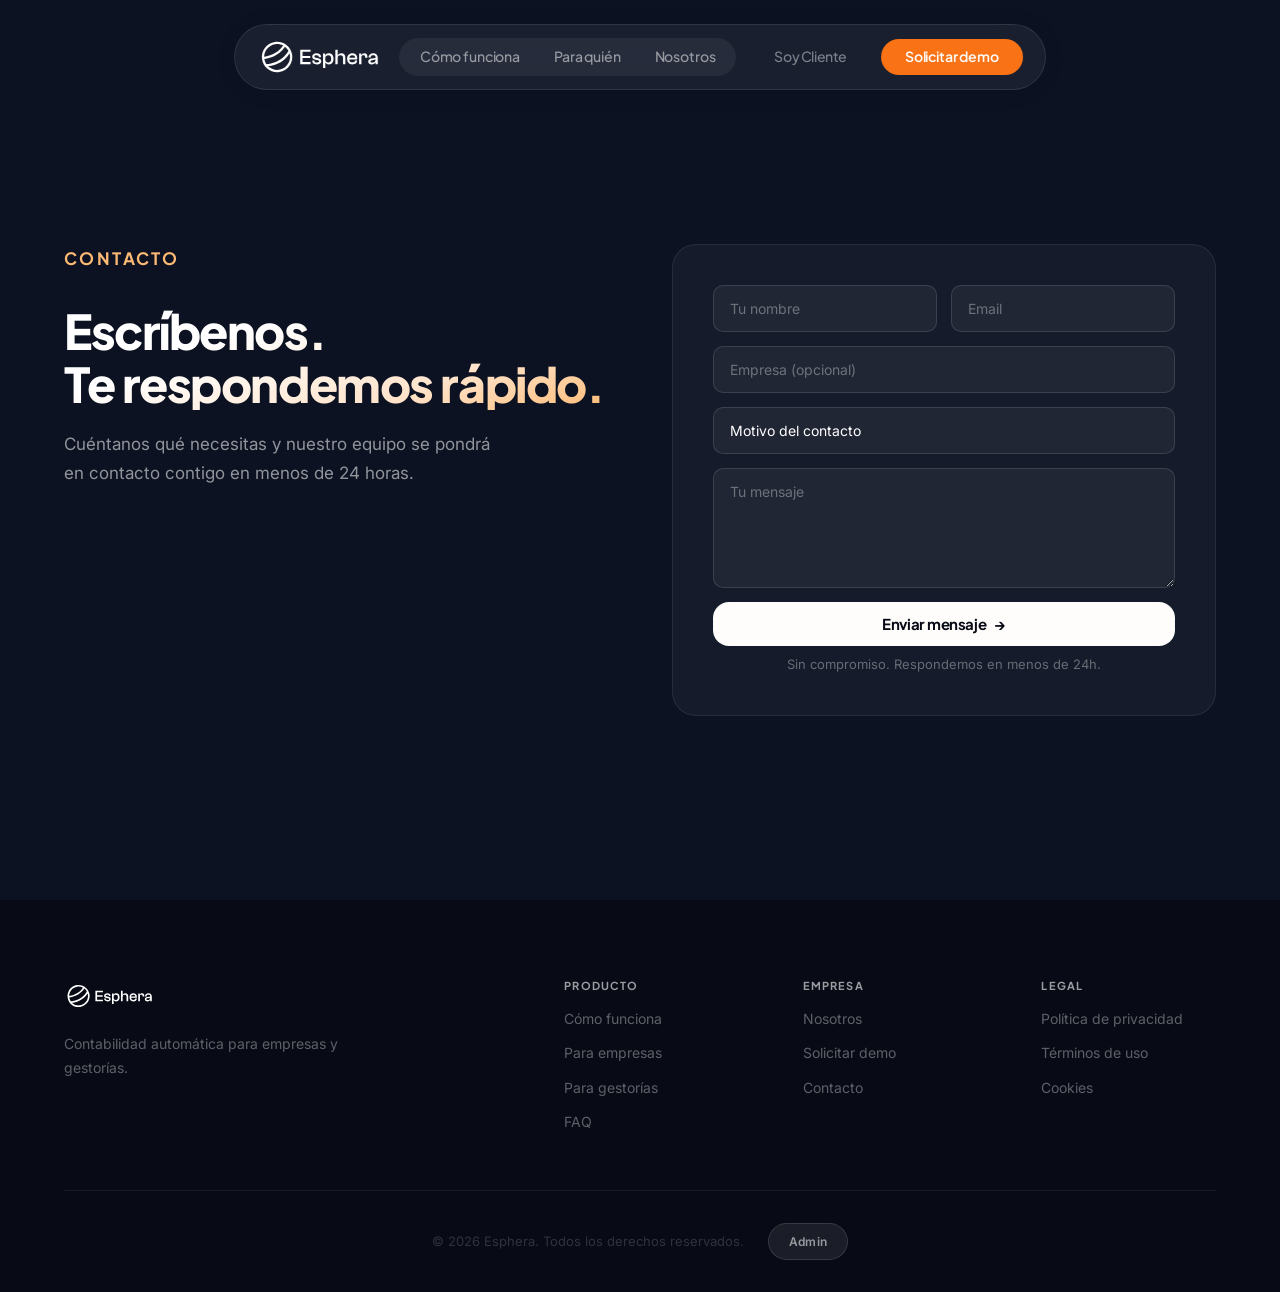
<file: contacto.html>
<!DOCTYPE html>
<html lang="es">
<head>
    <meta charset="UTF-8">
    <meta name="viewport" content="width=device-width, initial-scale=1.0">
    <title>Contacto — Esphera</title>
    <meta name="description" content="Ponte en contacto con el equipo de Esphera. Te respondemos en menos de 24 horas.">
    <link rel="preconnect" href="https://fonts.googleapis.com">
    <link rel="preconnect" href="https://fonts.gstatic.com" crossorigin>
    <link href="https://fonts.googleapis.com/css2?family=Inter:wght@400;500;600&family=Plus+Jakarta+Sans:wght@400;500;600;700;800&display=swap" rel="stylesheet">
    <link rel="stylesheet" href="styles.css?v=5">
    <link rel="icon" type="image/svg+xml" href="data:image/svg+xml,%3Csvg xmlns='http://www.w3.org/2000/svg' viewBox='0 0 202 227'%3E%3Cpath d='M100.604 35V46.7323C111.431 46.7323 122.055 49.4076 131.558 54.4029C101.719 99.904 50.2415 110.166 33.7511 112.333C33.9601 98.5315 38.4328 85.162 46.7999 73.8407C57.3964 59.4958 72.9393 50.1392 90.5723 47.4848C93.8955 46.9831 97.2674 46.7323 100.598 46.7323V35C96.717 35 92.7808 35.2856 88.8306 35.8848C45.9639 42.3292 16.4386 82.3055 22.8829 125.173C28.735 164.09 62.2105 192 100.402 192C104.283 192 108.219 191.707 112.169 191.115C155.036 184.671 184.561 144.694 178.117 101.827C172.265 62.9165 138.796 35 100.604 35ZM34.6011 124.093C52.3664 122.003 108.303 111.511 141.423 60.7568C142.252 61.3977 143.067 62.0596 143.868 62.7424C150.152 68.1069 155.322 74.5583 159.195 81.7203C123.797 144.541 55.7941 150.17 45.0373 150.665C39.7147 142.723 36.1338 133.673 34.5941 124.093H34.6011ZM110.428 179.522C107.105 180.024 103.733 180.275 100.402 180.275C84.5948 180.275 69.226 174.59 57.1317 164.258C56.1772 163.443 55.2506 162.593 54.345 161.722C77.21 159.172 131.001 147.614 164.72 95.2919C165.486 98.002 166.092 100.761 166.517 103.576C171.993 139.978 146.829 174.046 110.428 179.522Z' fill='%23F97316'/%3E%3C/svg%3E">
    <style>
        .contact-page {
            min-height: 100vh;
            background: #0C1222;
            color: white;
            display: flex;
            align-items: center;
            padding: 140px 0 80px;
        }
        .contact-layout {
            display: grid;
            grid-template-columns: 1fr 1fr;
            gap: 64px;
            align-items: start;
        }
        .contact-text h1 {
            font-family: 'Plus Jakarta Sans', sans-serif;
            font-size: clamp(32px, 4vw, 48px);
            font-weight: 800;
            line-height: 1.1;
            letter-spacing: -0.03em;
            margin-bottom: 20px;
            background: linear-gradient(160deg, #FFFFFF 30%, #FFE4CC 70%, #FDBA74 100%);
            -webkit-background-clip: text;
            background-clip: text;
            -webkit-text-fill-color: transparent;
        }
        .contact-text p {
            font-size: 17px;
            color: rgba(255,255,255,0.55);
            line-height: 1.7;
            max-width: 440px;
            margin-bottom: 32px;
        }
        .contact-info {
            display: flex;
            flex-direction: column;
            gap: 16px;
        }
        .contact-info-item {
            display: flex;
            align-items: center;
            gap: 12px;
            font-size: 15px;
            color: rgba(255,255,255,0.5);
        }
        .contact-info-item svg {
            color: var(--accent-light);
            flex-shrink: 0;
        }
        .contact-form-wrapper {
            background: rgba(255,255,255,0.04);
            border: 1px solid rgba(255,255,255,0.08);
            border-radius: 24px;
            padding: 40px;
        }
        .contact-form {
            display: flex;
            flex-direction: column;
            gap: 14px;
        }
        .contact-form-row {
            display: grid;
            grid-template-columns: 1fr 1fr;
            gap: 14px;
        }
        .contact-form input,
        .contact-form select,
        .contact-form textarea {
            width: 100%;
            padding: 14px 16px;
            border-radius: 10px;
            border: 1px solid rgba(255,255,255,0.12);
            background: rgba(255,255,255,0.05);
            color: white;
            font-family: 'Inter', sans-serif;
            font-size: 14px;
            outline: none;
            transition: border-color 0.3s, background 0.3s;
        }
        .contact-form input::placeholder,
        .contact-form textarea::placeholder {
            color: rgba(255,255,255,0.35);
        }
        .contact-form input:focus,
        .contact-form select:focus,
        .contact-form textarea:focus {
            border-color: var(--accent-light);
            background: rgba(255,255,255,0.08);
        }
        .contact-form textarea {
            min-height: 120px;
            resize: vertical;
        }
        .contact-form select {
            appearance: none;
            cursor: pointer;
        }
        .contact-form select option {
            background: #0F172A;
            color: white;
        }
        .contact-note {
            font-size: 13px;
            color: rgba(255,255,255,0.35);
            text-align: center;
            margin-top: 8px;
        }
        @media (max-width: 768px) {
            .contact-layout {
                grid-template-columns: 1fr;
                gap: 40px;
            }
            .contact-form-row {
                grid-template-columns: 1fr;
            }
            .contact-form-wrapper {
                padding: 28px 20px;
            }
        }
    </style>
</head>
<body>

    <!-- ========== NAVBAR ========== -->
    <nav class="navbar" id="navbar">
        <div class="navbar-inner">
            <a href="index.html" class="logo" aria-label="Esphera">
                <svg viewBox="0 0 649 227" fill="none" xmlns="http://www.w3.org/2000/svg" class="logo-svg" height="44">
                    <path d="M103.605 35V46.7323C114.431 46.7323 125.055 49.4076 134.558 54.4029C104.719 99.904 53.2415 110.166 36.7511 112.333C36.9601 98.5315 41.4328 85.162 49.7999 73.8407C60.3964 59.4958 75.9393 50.1392 93.5723 47.4848C96.8955 46.9831 100.267 46.7323 103.598 46.7323V35C99.717 35 95.7808 35.2856 91.8306 35.8848C48.9639 42.3292 19.4386 82.3055 25.8829 125.173C31.735 164.09 65.2105 192 103.402 192C107.283 192 111.219 191.707 115.169 191.115C158.036 184.671 187.561 144.694 181.117 101.827C175.265 62.9165 141.796 35 103.605 35ZM37.6011 124.093C55.3664 122.003 111.303 111.511 144.423 60.7568C145.252 61.3977 146.067 62.0596 146.868 62.7424C153.152 68.1069 158.322 74.5583 162.195 81.7203C126.797 144.541 58.7941 150.17 48.0373 150.665C42.7147 142.723 39.1338 133.673 37.5941 124.093H37.6011ZM113.428 179.522C110.105 180.024 106.733 180.275 103.402 180.275C87.5948 180.275 72.226 174.59 60.1317 164.258C59.1772 163.443 58.2506 162.593 57.345 161.722C80.21 159.172 134.001 147.614 167.72 95.2919C168.486 98.002 169.092 100.761 169.517 103.576C174.993 139.978 149.829 174.046 113.428 179.522Z" fill="currentColor"/>
                    <path d="M222.791 150.684V76.1016H276.113V86.9025H234.818V107.717H274.449V118.63H234.818V139.89H276.113V150.684H222.791Z" fill="currentColor"/>
                    <path d="M284.686 131.986V131.763H296.26V133.769C296.26 139.779 298.934 142.007 309.505 142.007C318.412 142.007 320.083 140.001 320.083 135.886C320.083 131.436 317.409 130.099 309.282 128.65L300.71 127.202C290.8 125.419 284.567 120.969 284.567 110.948C284.567 100.927 292.806 94.249 307.276 94.249C320.299 94.249 330.097 100.704 330.097 113.281V114.284H318.634V112.947C318.634 107.828 316.852 104.152 306.949 104.152C298.154 104.152 296.037 106.491 296.037 110.718C296.037 114.946 298.042 116.171 305.835 117.731L315.187 119.514C325.877 121.631 331.441 126.415 331.441 135.545C331.441 145.788 323.314 151.798 309.289 151.798C293.147 151.798 284.686 145.454 284.686 131.986Z" fill="currentColor"/>
                    <path d="M340.35 169.946V95.3632H351.262V104.493H351.819C354.382 98.0373 360.726 94.249 370.301 94.249C385.886 94.249 394.459 105.496 394.459 123.079C394.459 140.663 386.109 151.798 371.081 151.798C361.171 151.798 355.05 147.237 352.599 142.111H352.265V169.939H340.357L340.35 169.946ZM367.397 141.561C377.975 141.561 382.425 136.666 382.425 123.079C382.425 109.493 378.087 104.486 367.397 104.486C357.599 104.486 352.258 108.824 352.258 118.065V127.975C352.258 137.216 357.599 141.554 367.397 141.554V141.561Z" fill="currentColor"/>
                    <path d="M404.021 150.684V76.1016H416.04V104.598H416.486C419.048 99.5906 424.947 94.2424 434.968 94.2424C449.439 94.2424 455.56 103.706 455.56 115.837V150.677H443.54V118.616C443.54 108.706 440.42 104.591 430.295 104.591C420.17 104.591 416.047 108.372 416.047 118.839V150.677H404.027L404.021 150.684Z" fill="currentColor"/>
                    <path d="M464.91 122.968C464.91 105.823 475.154 94.249 491.624 94.249C506.54 94.249 517.007 103.156 517.007 118.295C517.007 121.192 516.672 124.194 516.338 125.865H476.15C476.596 135.997 480.273 141.116 491.846 141.116C501.087 141.116 504.646 137.996 504.646 132.989V132.097H516.554V133.1C516.554 144.451 506.645 151.798 491.728 151.798C473.476 151.798 464.903 140.224 464.903 122.968H464.91ZM476.268 117.849H505.544C505.99 108.386 500.872 104.381 491.408 104.381C480.941 104.381 476.937 109.277 476.268 117.849Z" fill="currentColor"/>
                    <path d="M526.581 150.684V95.029H537.605V103.824H538.162C540.39 98.7059 545.509 94.249 553.636 94.249C565.209 94.249 569.666 102.71 569.666 113.058V116.735H557.647V114.507C557.647 107.16 555.53 104.486 548.517 104.486C541.505 104.486 538.608 107.271 538.608 114.618V150.684H526.588H526.581Z" fill="currentColor"/>
                    <path d="M573.56 136.993C573.56 127.864 580.238 123.079 592.042 121.408L611.408 118.511V115.503C611.408 107.265 607.627 104.813 598.943 104.813C590.259 104.813 586.7 107.599 586.7 114.946V116.617H575.126V115.503C575.126 103.149 584.813 94.2422 599.618 94.2422C614.423 94.2422 622.884 103.595 622.884 117.063V150.677H611.749V141.993H611.192C607.961 147.223 601.617 151.791 591.157 151.791C581.248 151.791 573.567 146.673 573.567 136.986L573.56 136.993ZM595.043 142.223C602.836 142.223 611.408 139.103 611.408 127.975V126.972L593.817 129.646C587.473 130.538 585.245 131.986 585.245 136.102C585.245 140.44 588.03 142.223 595.043 142.223Z" fill="currentColor"/>
                </svg>
            </a>
            <div class="nav-capsule" id="navLinks">
                <a href="index.html#producto" class="nav-link">Cómo funciona</a>
                <a href="index.html#soluciones" class="nav-link">Para quién</a>
                <a href="nosotros.html" class="nav-link">Nosotros</a>
            </div>
            <div class="nav-actions">
                <a href="login.html" class="btn btn-ghost">Soy Cliente</a>
                <a href="index.html#demo" class="btn btn-primary btn-nav">Solicitar demo</a>
            </div>
            <button class="mobile-menu-btn" id="mobileMenuBtn" aria-label="Abrir menú">
                <span></span><span></span><span></span>
            </button>
        </div>
    </nav>

    <!-- Mobile menu -->
    <div class="mobile-menu" id="mobileMenu">
        <svg class="mobile-menu-sphere" viewBox="0 0 202 227" fill="none" xmlns="http://www.w3.org/2000/svg"><path d="M100.604 35V46.7323C111.431 46.7323 122.055 49.4076 131.558 54.4029C101.719 99.904 50.2415 110.166 33.7511 112.333C33.9601 98.5315 38.4328 85.162 46.7999 73.8407C57.3964 59.4958 72.9393 50.1392 90.5723 47.4848C93.8955 46.9831 97.2674 46.7323 100.598 46.7323V35C96.717 35 92.7808 35.2856 88.8306 35.8848C45.9639 42.3292 16.4386 82.3055 22.8829 125.173C28.735 164.09 62.2105 192 100.402 192C104.283 192 108.219 191.707 112.169 191.115C155.036 184.671 184.561 144.694 178.117 101.827C172.265 62.9165 138.796 35 100.604 35ZM34.6011 124.093C52.3664 122.003 108.303 111.511 141.423 60.7568C142.252 61.3977 143.067 62.0596 143.868 62.7424C150.152 68.1069 155.322 74.5583 159.195 81.7203C123.797 144.541 55.7941 150.17 45.0373 150.665C39.7147 142.723 36.1338 133.673 34.5941 124.093H34.6011ZM110.428 179.522C107.105 180.024 103.733 180.275 100.402 180.275C84.5948 180.275 69.226 174.59 57.1317 164.258C56.1772 163.443 55.2506 162.593 54.345 161.722C77.21 159.172 131.001 147.614 164.72 95.2919C165.486 98.002 166.092 100.761 166.517 103.576C171.993 139.978 146.829 174.046 110.428 179.522Z" fill="white"/></svg>
        <div class="mobile-menu-content">
            <a href="index.html#producto" class="mobile-link">Cómo funciona</a>
            <a href="index.html#soluciones" class="mobile-link">Para quién</a>
            <a href="nosotros.html" class="mobile-link">Nosotros</a>
            <div class="mobile-menu-actions">
                <a href="#" class="btn btn-ghost" style="width:100%">Iniciar sesión</a>
                <a href="index.html#demo" class="btn btn-primary" style="width:100%">Solicitar demo</a>
            </div>
        </div>
    </div>

    <!-- ========== CONTACT ========== -->
    <section class="contact-page">
        <div class="container">
            <div class="contact-layout">
                <div class="contact-text">
                    <p class="eyebrow light">Contacto</p>
                    <h1>Escríbenos.<br>Te respondemos rápido.</h1>
                    <p>Cuéntanos qué necesitas y nuestro equipo se pondrá en contacto contigo en menos de 24 horas.</p>
                </div>
                <div class="contact-form-wrapper">
                    <form class="contact-form" id="contactForm">
                        <div class="contact-form-row">
                            <input type="text" name="name" placeholder="Tu nombre" required>
                            <input type="email" name="email" placeholder="Email" required>
                        </div>
                        <input type="text" name="company" placeholder="Empresa (opcional)">
                        <select name="subject">
                            <option value="" disabled selected>Motivo del contacto</option>
                            <option value="demo">Quiero una demo</option>
                            <option value="info">Información general</option>
                            <option value="soporte">Soporte técnico</option>
                            <option value="partnership">Colaboración / Partnership</option>
                            <option value="otro">Otro</option>
                        </select>
                        <textarea name="message" placeholder="Tu mensaje" required></textarea>
                        <button type="submit" class="btn btn-white btn-lg">Enviar mensaje <span class="btn-arrow">→</span></button>
                    </form>
                    <p class="contact-note">Sin compromiso. Respondemos en menos de 24h.</p>
                </div>
            </div>
        </div>
    </section>

    <!-- ========== FOOTER ========== -->
    <footer class="footer">
        <div class="container">
            <div class="footer-grid">
                <div class="footer-brand">
                    <svg viewBox="0 0 649 227" fill="none" xmlns="http://www.w3.org/2000/svg" class="footer-logo">
                        <path d="M103.604 35V46.7323C114.431 46.7323 125.055 49.4076 134.558 54.4029C104.719 99.904 53.2415 110.166 36.7511 112.333C36.9601 98.5315 41.4328 85.162 49.7999 73.8407C60.3964 59.4958 75.9393 50.1392 93.5723 47.4848C96.8955 46.9831 100.267 46.7323 103.598 46.7323V35C99.717 35 95.7808 35.2856 91.8306 35.8848C48.9639 42.3292 19.4386 82.3055 25.8829 125.173C31.735 164.09 65.2105 192 103.402 192C107.283 192 111.219 191.707 115.169 191.115C158.036 184.671 187.561 144.694 181.117 101.827C175.265 62.9165 141.796 35 103.604 35ZM37.6011 124.093C55.3664 122.003 111.303 111.511 144.423 60.7568C145.252 61.3977 146.067 62.0596 146.868 62.7424C153.152 68.1069 158.322 74.5583 162.195 81.7203C126.797 144.541 58.7941 150.17 48.0373 150.665C42.7147 142.723 39.1338 133.673 37.5941 124.093H37.6011ZM113.428 179.522C110.105 180.024 106.733 180.275 103.402 180.275C87.5948 180.275 72.226 174.59 60.1317 164.258C59.1772 163.443 58.2506 162.593 57.345 161.722C80.21 159.172 134.001 147.614 167.72 95.2919C168.486 98.002 169.092 100.761 169.517 103.576C174.993 139.978 149.829 174.046 113.428 179.522Z" fill="white"/>
                        <path d="M222.791 150.684V76.1016H276.113V86.9025H234.818V107.717H274.449V118.63H234.818V139.89H276.113V150.684H222.791Z" fill="white"/>
                        <path d="M284.686 131.986V131.763H296.26V133.769C296.26 139.779 298.934 142.007 309.505 142.007C318.412 142.007 320.083 140.001 320.083 135.886C320.083 131.436 317.409 130.099 309.282 128.65L300.71 127.202C290.8 125.419 284.567 120.969 284.567 110.948C284.567 100.927 292.806 94.249 307.276 94.249C320.299 94.249 330.097 100.704 330.097 113.281V114.284H318.634V112.947C318.634 107.828 316.852 104.152 306.949 104.152C298.154 104.152 296.037 106.491 296.037 110.718C296.037 114.946 298.042 116.171 305.835 117.731L315.187 119.514C325.877 121.631 331.441 126.415 331.441 135.545C331.441 145.788 323.314 151.798 309.289 151.798C293.147 151.798 284.686 145.454 284.686 131.986Z" fill="white"/>
                        <path d="M340.35 169.946V95.3632H351.262V104.493H351.819C354.382 98.0373 360.726 94.249 370.301 94.249C385.886 94.249 394.459 105.496 394.459 123.079C394.459 140.663 386.109 151.798 371.081 151.798C361.171 151.798 355.05 147.237 352.599 142.111H352.265V169.939H340.357L340.35 169.946ZM367.397 141.561C377.975 141.561 382.425 136.666 382.425 123.079C382.425 109.493 378.087 104.486 367.397 104.486C357.599 104.486 352.258 108.824 352.258 118.065V127.975C352.258 137.216 357.599 141.554 367.397 141.554V141.561Z" fill="white"/>
                        <path d="M404.021 150.684V76.1016H416.04V104.598H416.486C419.048 99.5906 424.947 94.2424 434.968 94.2424C449.439 94.2424 455.56 103.706 455.56 115.837V150.677H443.54V118.616C443.54 108.706 440.42 104.591 430.295 104.591C420.17 104.591 416.047 108.372 416.047 118.839V150.677H404.027L404.021 150.684Z" fill="white"/>
                        <path d="M464.91 122.968C464.91 105.823 475.154 94.249 491.624 94.249C506.54 94.249 517.007 103.156 517.007 118.295C517.007 121.192 516.672 124.194 516.338 125.865H476.15C476.596 135.997 480.273 141.116 491.846 141.116C501.087 141.116 504.646 137.996 504.646 132.989V132.097H516.554V133.1C516.554 144.451 506.645 151.798 491.728 151.798C473.476 151.798 464.903 140.224 464.903 122.968H464.91ZM476.268 117.849H505.544C505.99 108.386 500.872 104.381 491.408 104.381C480.941 104.381 476.937 109.277 476.268 117.849Z" fill="white"/>
                        <path d="M526.581 150.684V95.029H537.605V103.824H538.162C540.39 98.7059 545.509 94.249 553.636 94.249C565.209 94.249 569.666 102.71 569.666 113.058V116.735H557.647V114.507C557.647 107.16 555.53 104.486 548.517 104.486C541.505 104.486 538.608 107.271 538.608 114.618V150.684H526.588H526.581Z" fill="white"/>
                        <path d="M573.56 136.993C573.56 127.864 580.238 123.079 592.042 121.408L611.408 118.511V115.503C611.408 107.265 607.627 104.813 598.943 104.813C590.259 104.813 586.7 107.599 586.7 114.946V116.617H575.126V115.503C575.126 103.149 584.813 94.2422 599.618 94.2422C614.423 94.2422 622.884 103.595 622.884 117.063V150.677H611.749V141.993H611.192C607.961 147.223 601.617 151.791 591.157 151.791C581.248 151.791 573.567 146.673 573.567 136.986L573.56 136.993ZM595.043 142.223C602.836 142.223 611.408 139.103 611.408 127.975V126.972L593.817 129.646C587.473 130.538 585.245 131.986 585.245 136.102C585.245 140.44 588.03 142.223 595.043 142.223Z" fill="white"/>
                    </svg>
                    <p class="footer-desc">Contabilidad automática para empresas y gestorías.</p>
                </div>
                <div class="footer-col">
                    <h4>Producto</h4>
                    <a href="index.html#producto">Cómo funciona</a>
                    <a href="index.html#soluciones">Para empresas</a>
                    <a href="index.html#soluciones">Para gestorías</a>
                    <a href="index.html#faq">FAQ</a>
                </div>
                <div class="footer-col">
                    <h4>Empresa</h4>
                    <a href="nosotros.html">Nosotros</a>
                    <a href="index.html#demo">Solicitar demo</a>
                    <a href="contacto.html">Contacto</a>
                </div>
                <div class="footer-col">
                    <h4>Legal</h4>
                    <a href="#">Política de privacidad</a>
                    <a href="#">Términos de uso</a>
                    <a href="#">Cookies</a>
                </div>
            </div>
            <div class="footer-bottom">
                <p>&copy; 2026 Esphera. Todos los derechos reservados.</p>
                <a href="/admin/" class="btn-glass">Admin</a>
            </div>
        </div>
    </footer>

    <script>
        // Navbar scroll
        const navbar = document.getElementById('navbar');
        window.addEventListener('scroll', () => {
            navbar.classList.toggle('scrolled', window.scrollY > 80);
        });
        // Mobile menu
        const mobileMenuBtn = document.getElementById('mobileMenuBtn');
        const mobileMenu = document.getElementById('mobileMenu');
        if (mobileMenuBtn) {
            mobileMenuBtn.addEventListener('click', () => {
                mobileMenuBtn.classList.toggle('active');
                mobileMenu.classList.toggle('active');
            });
        }
    </script>
</body>
</html>
</file>
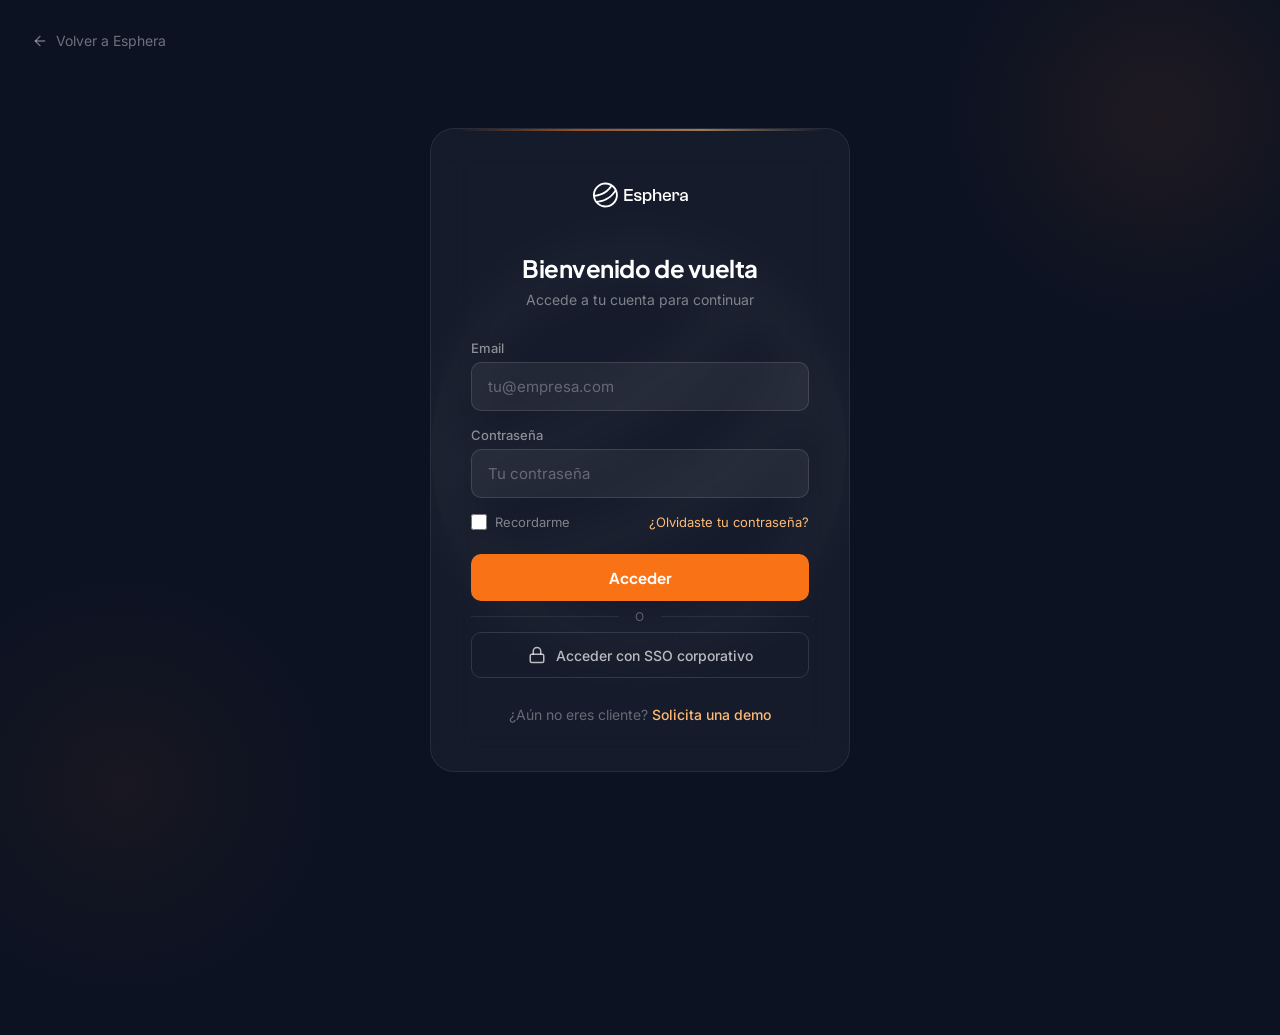
<file: login.html>
<!DOCTYPE html>
<html lang="es">
<head>
    <meta charset="UTF-8">
    <meta name="viewport" content="width=device-width, initial-scale=1.0">
    <title>Acceso clientes — Esphera</title>
    <meta name="description" content="Accede a tu cuenta de Esphera.">
    <link rel="preconnect" href="https://fonts.googleapis.com">
    <link rel="preconnect" href="https://fonts.gstatic.com" crossorigin>
    <link href="https://fonts.googleapis.com/css2?family=Inter:wght@400;500;600&family=Plus+Jakarta+Sans:wght@400;500;600;700;800&display=swap" rel="stylesheet">
    <link rel="icon" type="image/svg+xml" href="data:image/svg+xml,%3Csvg xmlns='http://www.w3.org/2000/svg' viewBox='0 0 202 227'%3E%3Cpath d='M100.604 35V46.7323C111.431 46.7323 122.055 49.4076 131.558 54.4029C101.719 99.904 50.2415 110.166 33.7511 112.333C33.9601 98.5315 38.4328 85.162 46.7999 73.8407C57.3964 59.4958 72.9393 50.1392 90.5723 47.4848C93.8955 46.9831 97.2674 46.7323 100.598 46.7323V35C96.717 35 92.7808 35.2856 88.8306 35.8848C45.9639 42.3292 16.4386 82.3055 22.8829 125.173C28.735 164.09 62.2105 192 100.402 192C104.283 192 108.219 191.707 112.169 191.115C155.036 184.671 184.561 144.694 178.117 101.827C172.265 62.9165 138.796 35 100.604 35ZM34.6011 124.093C52.3664 122.003 108.303 111.511 141.423 60.7568C142.252 61.3977 143.067 62.0596 143.868 62.7424C150.152 68.1069 155.322 74.5583 159.195 81.7203C123.797 144.541 55.7941 150.17 45.0373 150.665C39.7147 142.723 36.1338 133.673 34.5941 124.093H34.6011ZM110.428 179.522C107.105 180.024 103.733 180.275 100.402 180.275C84.5948 180.275 69.226 174.59 57.1317 164.258C56.1772 163.443 55.2506 162.593 54.345 161.722C77.21 159.172 131.001 147.614 164.72 95.2919C165.486 98.002 166.092 100.761 166.517 103.576C171.993 139.978 146.829 174.046 110.428 179.522Z' fill='%23F97316'/%3E%3C/svg%3E">
    <style>
        *, *::before, *::after { margin: 0; padding: 0; box-sizing: border-box; }
        :root {
            --bg-dark: #0C1222;
            --accent: #F97316;
            --accent-hover: #EA580C;
            --accent-light: #FDBA74;
            --radius: 16px;
            --radius-sm: 10px;
            --transition: 0.3s cubic-bezier(0.4, 0, 0.2, 1);
        }
        html { -webkit-font-smoothing: antialiased; }
        body {
            font-family: 'Inter', -apple-system, BlinkMacSystemFont, sans-serif;
            background: var(--bg-dark);
            color: white;
            min-height: 100vh;
            display: flex;
            align-items: center;
            justify-content: center;
            position: relative;
            overflow: hidden;
        }
        a { color: inherit; text-decoration: none; }

        /* Background sphere */
        .login-sphere {
            position: absolute;
            top: 50%;
            left: 50%;
            transform: translate(-50%, -50%);
            width: 600px;
            height: 600px;
            opacity: 0.03;
            pointer-events: none;
        }

        /* Ambient glow */
        .login-glow {
            position: absolute;
            width: 500px;
            height: 500px;
            border-radius: 50%;
            pointer-events: none;
        }
        .login-glow-1 {
            top: -15%;
            right: -10%;
            background: radial-gradient(circle, rgba(249,115,22,0.08) 0%, transparent 60%);
        }
        .login-glow-2 {
            bottom: -15%;
            left: -10%;
            background: radial-gradient(circle, rgba(249,115,22,0.05) 0%, transparent 60%);
        }

        /* Card */
        .login-card {
            position: relative;
            z-index: 1;
            width: 100%;
            max-width: 420px;
            padding: 48px 40px;
            background: rgba(255,255,255,0.04);
            backdrop-filter: blur(20px);
            border: 1px solid rgba(255,255,255,0.08);
            border-radius: 24px;
            margin: 24px;
        }

        /* Logo */
        .login-logo {
            display: flex;
            align-items: center;
            justify-content: center;
            margin-bottom: 40px;
        }
        .login-logo svg {
            height: 36px;
        }

        /* Heading */
        .login-heading {
            text-align: center;
            margin-bottom: 32px;
        }
        .login-heading h1 {
            font-family: 'Plus Jakarta Sans', sans-serif;
            font-size: 24px;
            font-weight: 700;
            letter-spacing: -0.02em;
            margin-bottom: 8px;
        }
        .login-heading p {
            font-size: 14px;
            color: rgba(255,255,255,0.45);
        }

        /* Form */
        .login-form {
            display: flex;
            flex-direction: column;
            gap: 16px;
        }
        .login-field {
            display: flex;
            flex-direction: column;
            gap: 6px;
        }
        .login-field label {
            font-size: 13px;
            font-weight: 500;
            color: rgba(255,255,255,0.5);
        }
        .login-field input {
            width: 100%;
            padding: 14px 16px;
            border-radius: var(--radius-sm);
            border: 1px solid rgba(255,255,255,0.12);
            background: rgba(255,255,255,0.06);
            color: white;
            font-family: 'Inter', sans-serif;
            font-size: 15px;
            outline: none;
            transition: var(--transition);
        }
        .login-field input::placeholder {
            color: rgba(255,255,255,0.3);
        }
        .login-field input:focus {
            border-color: var(--accent-light);
            background: rgba(255,255,255,0.1);
        }

        /* Remember + forgot */
        .login-options {
            display: flex;
            align-items: center;
            justify-content: space-between;
        }
        .login-remember {
            display: flex;
            align-items: center;
            gap: 8px;
            font-size: 13px;
            color: rgba(255,255,255,0.45);
            cursor: pointer;
        }
        .login-remember input[type="checkbox"] {
            width: 16px;
            height: 16px;
            accent-color: var(--accent);
            cursor: pointer;
        }
        .login-forgot {
            font-size: 13px;
            color: var(--accent-light);
            transition: var(--transition);
        }
        .login-forgot:hover {
            color: var(--accent);
        }

        /* Button */
        .login-btn {
            width: 100%;
            padding: 14px;
            border: none;
            border-radius: var(--radius-sm);
            background: var(--accent);
            color: white;
            font-family: 'Plus Jakarta Sans', sans-serif;
            font-size: 15px;
            font-weight: 700;
            cursor: pointer;
            transition: var(--transition);
            margin-top: 8px;
        }
        .login-btn:hover {
            background: var(--accent-hover);
            transform: translateY(-1px);
            box-shadow: 0 8px 32px rgba(249,115,22,0.25);
        }

        /* Divider */
        .login-divider {
            display: flex;
            align-items: center;
            gap: 16px;
            margin: 8px 0;
        }
        .login-divider::before,
        .login-divider::after {
            content: '';
            flex: 1;
            height: 1px;
            background: rgba(255,255,255,0.08);
        }
        .login-divider span {
            font-size: 12px;
            color: rgba(255,255,255,0.3);
            text-transform: uppercase;
            letter-spacing: 0.05em;
        }

        /* SSO button */
        .login-sso {
            display: flex;
            align-items: center;
            justify-content: center;
            gap: 10px;
            width: 100%;
            padding: 13px;
            border: 1px solid rgba(255,255,255,0.12);
            border-radius: var(--radius-sm);
            background: transparent;
            color: rgba(255,255,255,0.7);
            font-family: 'Inter', sans-serif;
            font-size: 14px;
            font-weight: 500;
            cursor: pointer;
            transition: var(--transition);
        }
        .login-sso:hover {
            border-color: rgba(255,255,255,0.25);
            background: rgba(255,255,255,0.04);
            color: white;
        }
        .login-sso svg {
            width: 18px;
            height: 18px;
        }

        /* Footer */
        .login-footer {
            text-align: center;
            margin-top: 28px;
            font-size: 14px;
            color: rgba(255,255,255,0.35);
        }
        .login-footer a {
            color: var(--accent-light);
            font-weight: 500;
            transition: var(--transition);
        }
        .login-footer a:hover {
            color: var(--accent);
        }

        /* Back link */
        .login-back {
            position: absolute;
            top: 32px;
            left: 32px;
            z-index: 2;
            display: flex;
            align-items: center;
            gap: 8px;
            font-size: 14px;
            color: rgba(255,255,255,0.4);
            transition: var(--transition);
        }
        .login-back:hover {
            color: white;
        }
        .login-back svg {
            width: 16px;
            height: 16px;
        }

        /* Top accent line */
        .login-card::before {
            content: '';
            position: absolute;
            top: 0;
            left: 24px;
            right: 24px;
            height: 2px;
            background: linear-gradient(90deg, transparent, var(--accent), var(--accent-light), transparent);
            border-radius: 0 0 2px 2px;
            opacity: 0.6;
        }

        @media (max-width: 480px) {
            .login-card {
                padding: 36px 24px;
                margin: 16px;
                border-radius: 20px;
            }
            .login-back {
                top: 20px;
                left: 20px;
            }
        }
    </style>
</head>
<body>

    <a href="index.html" class="login-back">
        <svg viewBox="0 0 24 24" fill="none" stroke="currentColor" stroke-width="2" stroke-linecap="round" stroke-linejoin="round"><path d="M19 12H5"/><path d="M12 19l-7-7 7-7"/></svg>
        Volver a Esphera
    </a>

    <!-- Background elements -->
    <svg class="login-sphere" viewBox="0 0 202 227" fill="none" xmlns="http://www.w3.org/2000/svg"><path d="M100.604 35V46.7323C111.431 46.7323 122.055 49.4076 131.558 54.4029C101.719 99.904 50.2415 110.166 33.7511 112.333C33.9601 98.5315 38.4328 85.162 46.7999 73.8407C57.3964 59.4958 72.9393 50.1392 90.5723 47.4848C93.8955 46.9831 97.2674 46.7323 100.598 46.7323V35C96.717 35 92.7808 35.2856 88.8306 35.8848C45.9639 42.3292 16.4386 82.3055 22.8829 125.173C28.735 164.09 62.2105 192 100.402 192C104.283 192 108.219 191.707 112.169 191.115C155.036 184.671 184.561 144.694 178.117 101.827C172.265 62.9165 138.796 35 100.604 35ZM34.6011 124.093C52.3664 122.003 108.303 111.511 141.423 60.7568C142.252 61.3977 143.067 62.0596 143.868 62.7424C150.152 68.1069 155.322 74.5583 159.195 81.7203C123.797 144.541 55.7941 150.17 45.0373 150.665C39.7147 142.723 36.1338 133.673 34.5941 124.093H34.6011ZM110.428 179.522C107.105 180.024 103.733 180.275 100.402 180.275C84.5948 180.275 69.226 174.59 57.1317 164.258C56.1772 163.443 55.2506 162.593 54.345 161.722C77.21 159.172 131.001 147.614 164.72 95.2919C165.486 98.002 166.092 100.761 166.517 103.576C171.993 139.978 146.829 174.046 110.428 179.522Z" fill="white"/></svg>
    <div class="login-glow login-glow-1"></div>
    <div class="login-glow login-glow-2"></div>

    <!-- Login card -->
    <div class="login-card">
        <div class="login-logo">
            <svg viewBox="0 0 649 227" fill="none" xmlns="http://www.w3.org/2000/svg">
                <path d="M103.604 35V46.7323C114.431 46.7323 125.055 49.4076 134.558 54.4029C104.719 99.904 53.2415 110.166 36.7511 112.333C36.9601 98.5315 41.4328 85.162 49.7999 73.8407C60.3964 59.4958 75.9393 50.1392 93.5723 47.4848C96.8955 46.9831 100.267 46.7323 103.598 46.7323V35C99.717 35 95.7808 35.2856 91.8306 35.8848C48.9639 42.3292 19.4386 82.3055 25.8829 125.173C31.735 164.09 65.2105 192 103.402 192C107.283 192 111.219 191.707 115.169 191.115C158.036 184.671 187.561 144.694 181.117 101.827C175.265 62.9165 141.796 35 103.604 35ZM37.6011 124.093C55.3664 122.003 111.303 111.511 144.423 60.7568C145.252 61.3977 146.067 62.0596 146.868 62.7424C153.152 68.1069 158.322 74.5583 162.195 81.7203C126.797 144.541 58.7941 150.17 48.0373 150.665C42.7147 142.723 39.1338 133.673 37.5941 124.093H37.6011ZM113.428 179.522C110.105 180.024 106.733 180.275 103.402 180.275C87.5948 180.275 72.226 174.59 60.1317 164.258C59.1772 163.443 58.2506 162.593 57.345 161.722C80.21 159.172 134.001 147.614 167.72 95.2919C168.486 98.002 169.092 100.761 169.517 103.576C174.993 139.978 149.829 174.046 113.428 179.522Z" fill="white"/>
                <path d="M222.791 150.684V76.1016H276.113V86.9025H234.818V107.717H274.449V118.63H234.818V139.89H276.113V150.684H222.791Z" fill="white"/>
                <path d="M284.686 131.986V131.763H296.26V133.769C296.26 139.779 298.934 142.007 309.505 142.007C318.412 142.007 320.083 140.001 320.083 135.886C320.083 131.436 317.409 130.099 309.282 128.65L300.71 127.202C290.8 125.419 284.567 120.969 284.567 110.948C284.567 100.927 292.806 94.249 307.276 94.249C320.299 94.249 330.097 100.704 330.097 113.281V114.284H318.634V112.947C318.634 107.828 316.852 104.152 306.949 104.152C298.154 104.152 296.037 106.491 296.037 110.718C296.037 114.946 298.042 116.171 305.835 117.731L315.187 119.514C325.877 121.631 331.441 126.415 331.441 135.545C331.441 145.788 323.314 151.798 309.289 151.798C293.147 151.798 284.686 145.454 284.686 131.986Z" fill="white"/>
                <path d="M340.35 169.946V95.3632H351.262V104.493H351.819C354.382 98.0373 360.726 94.249 370.301 94.249C385.886 94.249 394.459 105.496 394.459 123.079C394.459 140.663 386.109 151.798 371.081 151.798C361.171 151.798 355.05 147.237 352.599 142.111H352.265V169.939H340.357L340.35 169.946ZM367.397 141.561C377.975 141.561 382.425 136.666 382.425 123.079C382.425 109.493 378.087 104.486 367.397 104.486C357.599 104.486 352.258 108.824 352.258 118.065V127.975C352.258 137.216 357.599 141.554 367.397 141.554V141.561Z" fill="white"/>
                <path d="M404.021 150.684V76.1016H416.04V104.598H416.486C419.048 99.5906 424.947 94.2424 434.968 94.2424C449.439 94.2424 455.56 103.706 455.56 115.837V150.677H443.54V118.616C443.54 108.706 440.42 104.591 430.295 104.591C420.17 104.591 416.047 108.372 416.047 118.839V150.677H404.027L404.021 150.684Z" fill="white"/>
                <path d="M464.91 122.968C464.91 105.823 475.154 94.249 491.624 94.249C506.54 94.249 517.007 103.156 517.007 118.295C517.007 121.192 516.672 124.194 516.338 125.865H476.15C476.596 135.997 480.273 141.116 491.846 141.116C501.087 141.116 504.646 137.996 504.646 132.989V132.097H516.554V133.1C516.554 144.451 506.645 151.798 491.728 151.798C473.476 151.798 464.903 140.224 464.903 122.968H464.91ZM476.268 117.849H505.544C505.99 108.386 500.872 104.381 491.408 104.381C480.941 104.381 476.937 109.277 476.268 117.849Z" fill="white"/>
                <path d="M526.581 150.684V95.029H537.605V103.824H538.162C540.39 98.7059 545.509 94.249 553.636 94.249C565.209 94.249 569.666 102.71 569.666 113.058V116.735H557.647V114.507C557.647 107.16 555.53 104.486 548.517 104.486C541.505 104.486 538.608 107.271 538.608 114.618V150.684H526.588H526.581Z" fill="white"/>
                <path d="M573.56 136.993C573.56 127.864 580.238 123.079 592.042 121.408L611.408 118.511V115.503C611.408 107.265 607.627 104.813 598.943 104.813C590.259 104.813 586.7 107.599 586.7 114.946V116.617H575.126V115.503C575.126 103.149 584.813 94.2422 599.618 94.2422C614.423 94.2422 622.884 103.595 622.884 117.063V150.677H611.749V141.993H611.192C607.961 147.223 601.617 151.791 591.157 151.791C581.248 151.791 573.567 146.673 573.567 136.986L573.56 136.993ZM595.043 142.223C602.836 142.223 611.408 139.103 611.408 127.975V126.972L593.817 129.646C587.473 130.538 585.245 131.986 585.245 136.102C585.245 140.44 588.03 142.223 595.043 142.223Z" fill="white"/>
            </svg>
        </div>

        <div class="login-heading">
            <h1>Bienvenido de vuelta</h1>
            <p>Accede a tu cuenta para continuar</p>
        </div>

        <form class="login-form" id="loginForm">
            <div class="login-field">
                <label for="email">Email</label>
                <input type="email" id="email" name="email" placeholder="tu@empresa.com" required>
            </div>
            <div class="login-field">
                <label for="password">Contraseña</label>
                <input type="password" id="password" name="password" placeholder="Tu contraseña" required>
            </div>
            <div class="login-options">
                <label class="login-remember">
                    <input type="checkbox" name="remember"> Recordarme
                </label>
                <a href="#" class="login-forgot">¿Olvidaste tu contraseña?</a>
            </div>
            <button type="submit" class="login-btn">Acceder</button>
        </form>

        <div class="login-divider"><span>o</span></div>

        <button class="login-sso">
            <svg viewBox="0 0 24 24" fill="none" stroke="currentColor" stroke-width="2" stroke-linecap="round" stroke-linejoin="round"><rect x="3" y="11" width="18" height="11" rx="2" ry="2"/><path d="M7 11V7a5 5 0 0 1 10 0v4"/></svg>
            Acceder con SSO corporativo
        </button>

        <p class="login-footer">
            ¿Aún no eres cliente? <a href="index.html#demo">Solicita una demo</a>
        </p>
    </div>

<script>
document.getElementById('loginForm').addEventListener('submit', function(e) {
    e.preventDefault();
    // Simulate login — redirect to product
    const btn = this.querySelector('.login-btn');
    btn.textContent = 'Accediendo...';
    btn.style.opacity = '0.7';
    setTimeout(() => {
        window.location.href = 'http://localhost:8080';
    }, 800);
});
</script>
</body>
</html>
</file>
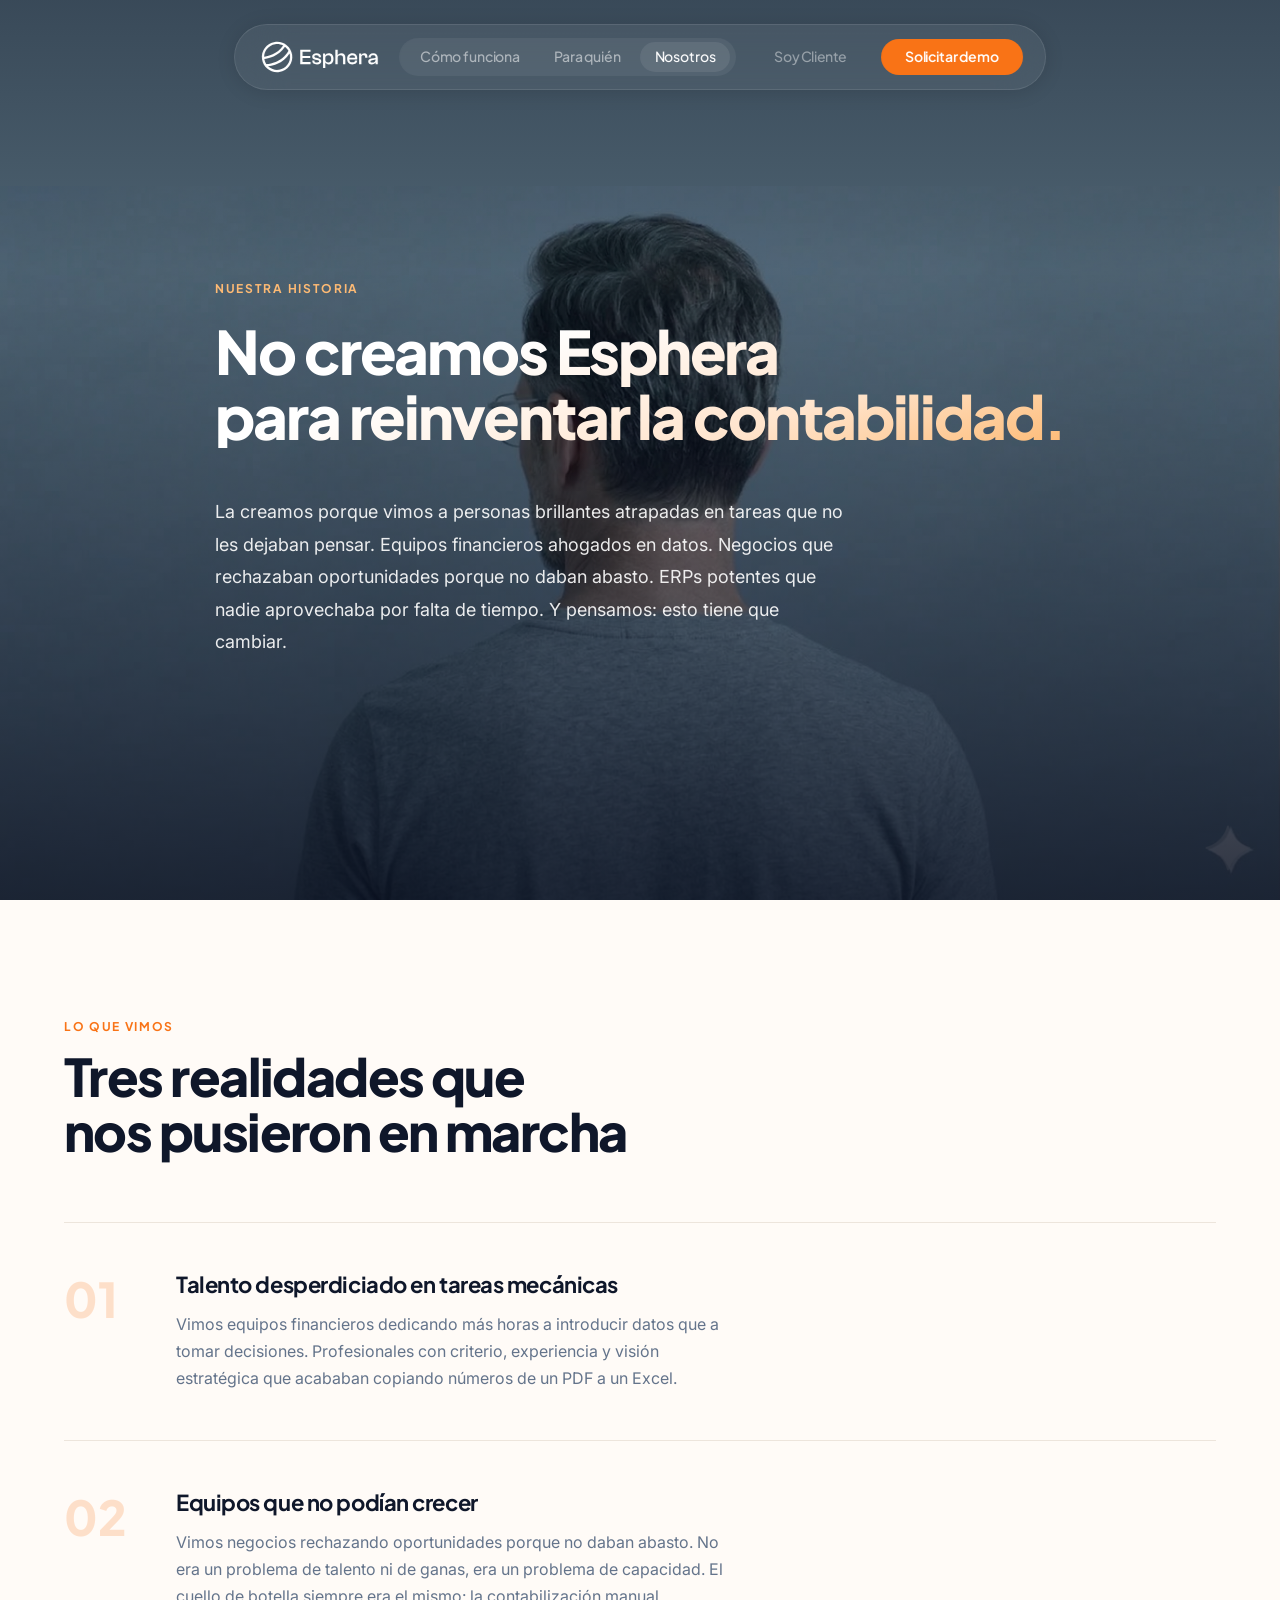
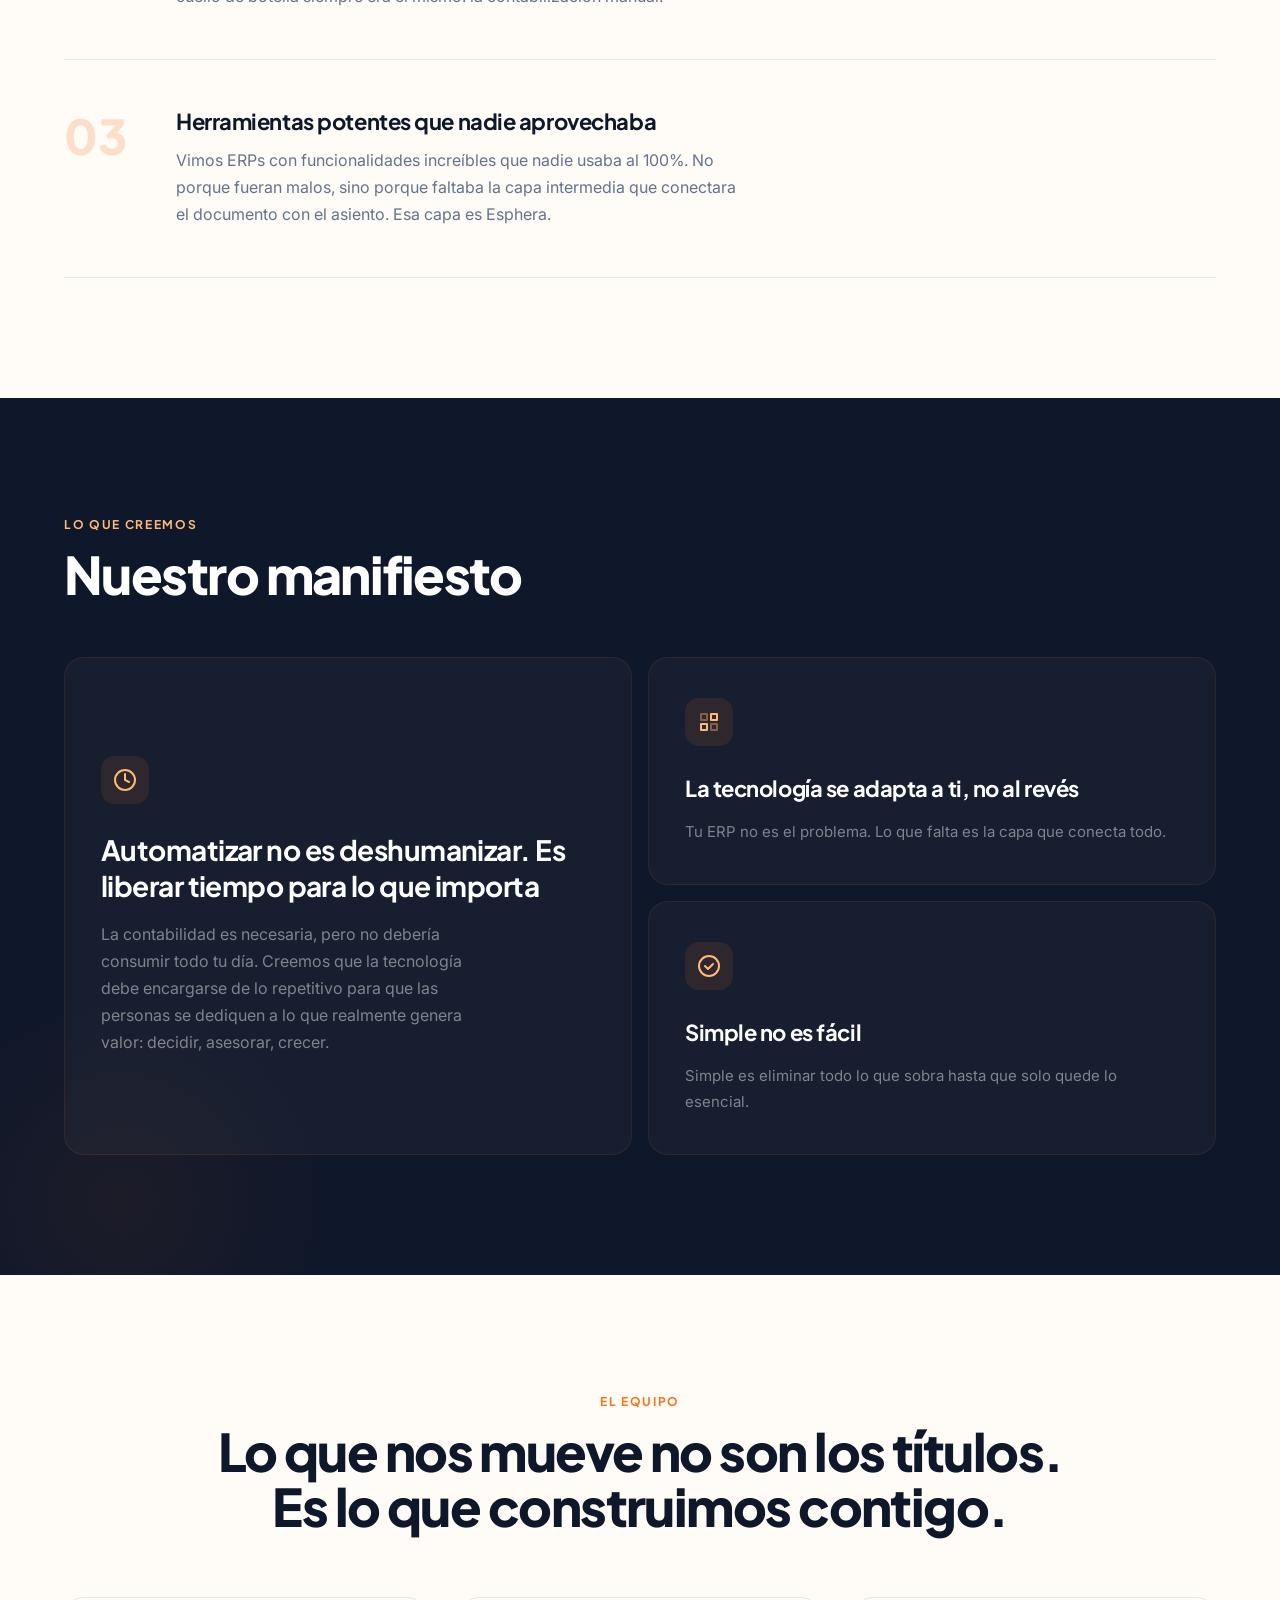
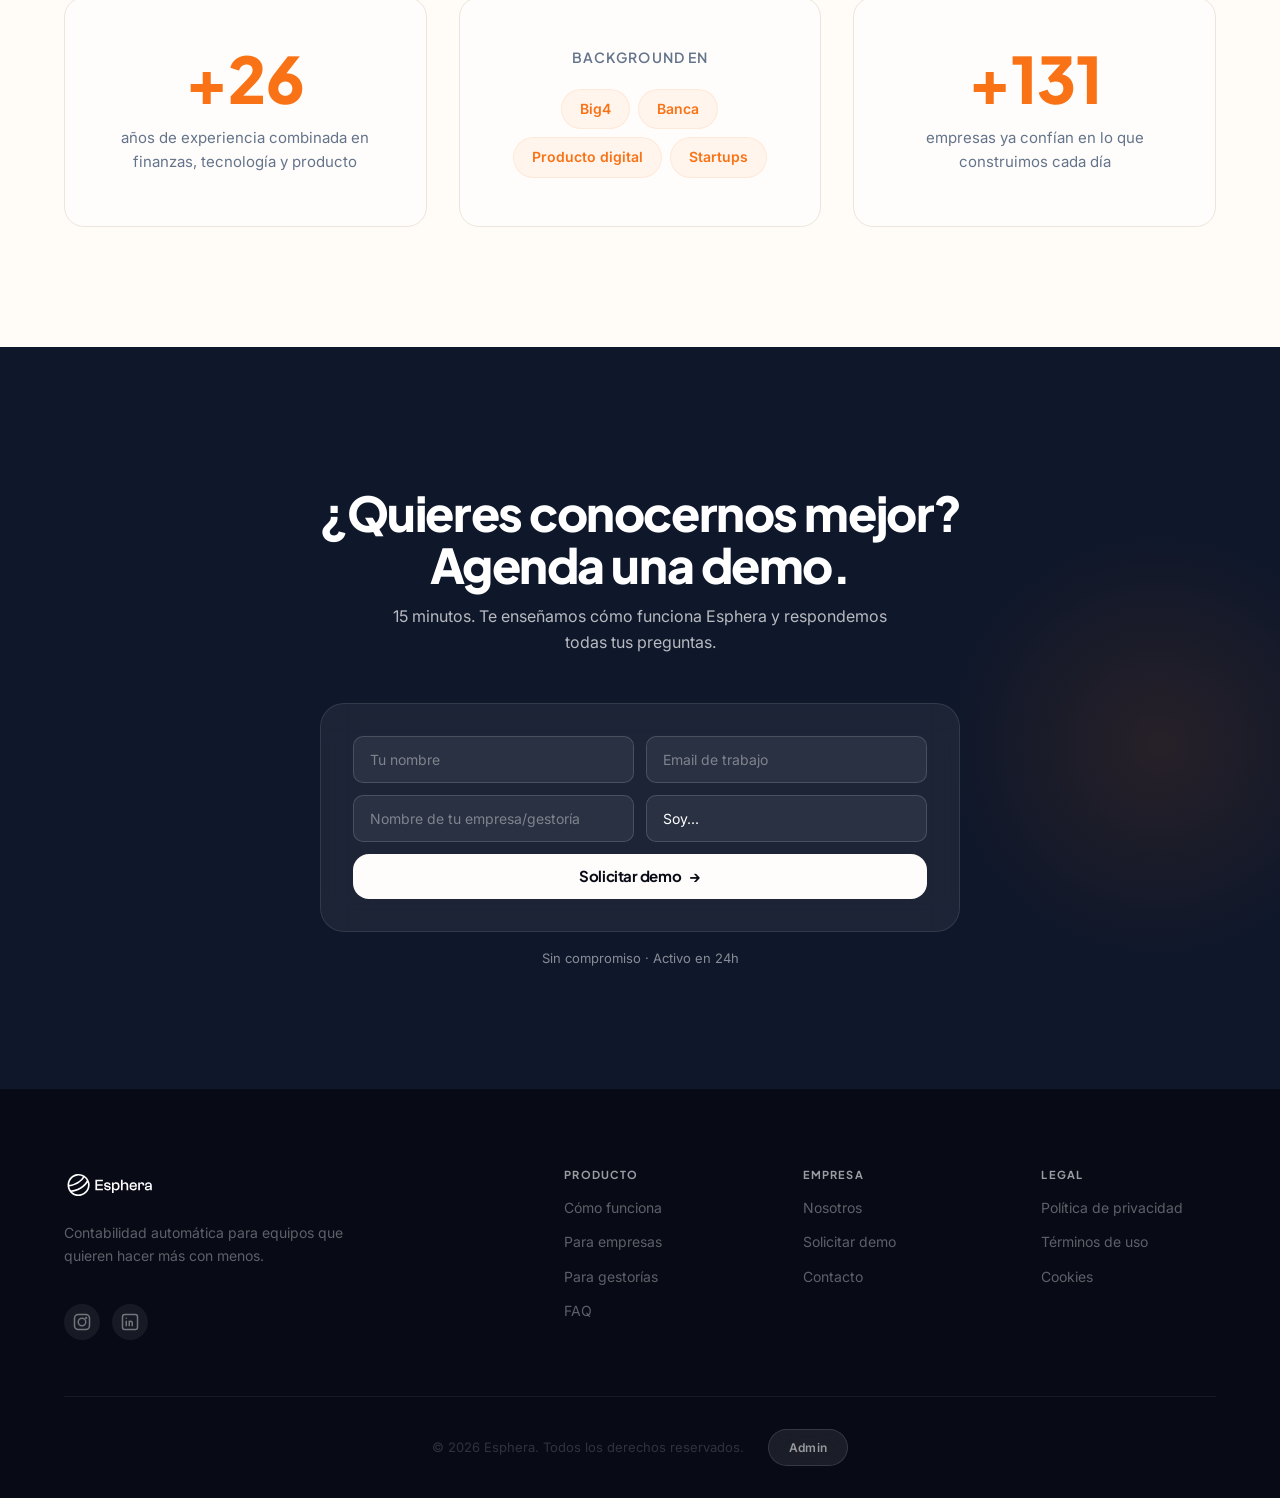
<file: nosotros.html>
<!DOCTYPE html>
<html lang="es">
<head>
    <meta charset="UTF-8">
    <meta name="viewport" content="width=device-width, initial-scale=1.0">
    <title>Nosotros — Esphera</title>
    <meta name="description" content="Por qué creamos Esphera. La historia detrás de la contabilidad automática.">
    <link rel="preconnect" href="https://fonts.googleapis.com">
    <link rel="preconnect" href="https://fonts.gstatic.com" crossorigin>
    <link href="https://fonts.googleapis.com/css2?family=Inter:wght@400;500;600&family=Plus+Jakarta+Sans:wght@400;500;600;700;800&display=swap" rel="stylesheet">
    <link rel="stylesheet" href="styles.css?v=5">
    <link rel="stylesheet" href="nosotros.css?v=2">
    <link rel="icon" type="image/svg+xml" href="data:image/svg+xml,%3Csvg xmlns='http://www.w3.org/2000/svg' viewBox='0 0 202 227'%3E%3Cpath d='M100.604 35V46.7323C111.431 46.7323 122.055 49.4076 131.558 54.4029C101.719 99.904 50.2415 110.166 33.7511 112.333C33.9601 98.5315 38.4328 85.162 46.7999 73.8407C57.3964 59.4958 72.9393 50.1392 90.5723 47.4848C93.8955 46.9831 97.2674 46.7323 100.598 46.7323V35C96.717 35 92.7808 35.2856 88.8306 35.8848C45.9639 42.3292 16.4386 82.3055 22.8829 125.173C28.735 164.09 62.2105 192 100.402 192C104.283 192 108.219 191.707 112.169 191.115C155.036 184.671 184.561 144.694 178.117 101.827C172.265 62.9165 138.796 35 100.604 35ZM34.6011 124.093C52.3664 122.003 108.303 111.511 141.423 60.7568C142.252 61.3977 143.067 62.0596 143.868 62.7424C150.152 68.1069 155.322 74.5583 159.195 81.7203C123.797 144.541 55.7941 150.17 45.0373 150.665C39.7147 142.723 36.1338 133.673 34.5941 124.093H34.6011ZM110.428 179.522C107.105 180.024 103.733 180.275 100.402 180.275C84.5948 180.275 69.226 174.59 57.1317 164.258C56.1772 163.443 55.2506 162.593 54.345 161.722C77.21 159.172 131.001 147.614 164.72 95.2919C165.486 98.002 166.092 100.761 166.517 103.576C171.993 139.978 146.829 174.046 110.428 179.522Z' fill='%23F97316'/%3E%3C/svg%3E">
</head>
<body>

    <!-- ========== NAVBAR ========== -->
    <nav class="navbar" id="navbar">
        <div class="navbar-inner">
            <a href="index.html" class="logo" aria-label="Esphera">
                <svg viewBox="0 0 649 227" fill="none" xmlns="http://www.w3.org/2000/svg" class="logo-svg" height="44">
                    <path d="M103.605 35V46.7323C114.431 46.7323 125.055 49.4076 134.558 54.4029C104.719 99.904 53.2415 110.166 36.7511 112.333C36.9601 98.5315 41.4328 85.162 49.7999 73.8407C60.3964 59.4958 75.9393 50.1392 93.5723 47.4848C96.8955 46.9831 100.267 46.7323 103.598 46.7323V35C99.717 35 95.7808 35.2856 91.8306 35.8848C48.9639 42.3292 19.4386 82.3055 25.8829 125.173C31.735 164.09 65.2105 192 103.402 192C107.283 192 111.219 191.707 115.169 191.115C158.036 184.671 187.561 144.694 181.117 101.827C175.265 62.9165 141.796 35 103.605 35ZM37.6011 124.093C55.3664 122.003 111.303 111.511 144.423 60.7568C145.252 61.3977 146.067 62.0596 146.868 62.7424C153.152 68.1069 158.322 74.5583 162.195 81.7203C126.797 144.541 58.7941 150.17 48.0373 150.665C42.7147 142.723 39.1338 133.673 37.5941 124.093H37.6011ZM113.428 179.522C110.105 180.024 106.733 180.275 103.402 180.275C87.5948 180.275 72.226 174.59 60.1317 164.258C59.1772 163.443 58.2506 162.593 57.345 161.722C80.21 159.172 134.001 147.614 167.72 95.2919C168.486 98.002 169.092 100.761 169.517 103.576C174.993 139.978 149.829 174.046 113.428 179.522Z" fill="currentColor"/>
                    <path d="M222.791 150.684V76.1016H276.113V86.9025H234.818V107.717H274.449V118.63H234.818V139.89H276.113V150.684H222.791Z" fill="currentColor"/>
                    <path d="M284.686 131.986V131.763H296.26V133.769C296.26 139.779 298.934 142.007 309.505 142.007C318.412 142.007 320.083 140.001 320.083 135.886C320.083 131.436 317.409 130.099 309.282 128.65L300.71 127.202C290.8 125.419 284.567 120.969 284.567 110.948C284.567 100.927 292.806 94.249 307.276 94.249C320.299 94.249 330.097 100.704 330.097 113.281V114.284H318.634V112.947C318.634 107.828 316.852 104.152 306.949 104.152C298.154 104.152 296.037 106.491 296.037 110.718C296.037 114.946 298.042 116.171 305.835 117.731L315.187 119.514C325.877 121.631 331.441 126.415 331.441 135.545C331.441 145.788 323.314 151.798 309.289 151.798C293.147 151.798 284.686 145.454 284.686 131.986Z" fill="currentColor"/>
                    <path d="M340.35 169.946V95.3632H351.262V104.493H351.819C354.382 98.0373 360.726 94.249 370.301 94.249C385.886 94.249 394.459 105.496 394.459 123.079C394.459 140.663 386.109 151.798 371.081 151.798C361.171 151.798 355.05 147.237 352.599 142.111H352.265V169.939H340.357L340.35 169.946ZM367.397 141.561C377.975 141.561 382.425 136.666 382.425 123.079C382.425 109.493 378.087 104.486 367.397 104.486C357.599 104.486 352.258 108.824 352.258 118.065V127.975C352.258 137.216 357.599 141.554 367.397 141.554V141.561Z" fill="currentColor"/>
                    <path d="M404.021 150.684V76.1016H416.04V104.598H416.486C419.048 99.5906 424.947 94.2424 434.968 94.2424C449.439 94.2424 455.56 103.706 455.56 115.837V150.677H443.54V118.616C443.54 108.706 440.42 104.591 430.295 104.591C420.17 104.591 416.047 108.372 416.047 118.839V150.677H404.027L404.021 150.684Z" fill="currentColor"/>
                    <path d="M464.91 122.968C464.91 105.823 475.154 94.249 491.624 94.249C506.54 94.249 517.007 103.156 517.007 118.295C517.007 121.192 516.672 124.194 516.338 125.865H476.15C476.596 135.997 480.273 141.116 491.846 141.116C501.087 141.116 504.646 137.996 504.646 132.989V132.097H516.554V133.1C516.554 144.451 506.645 151.798 491.728 151.798C473.476 151.798 464.903 140.224 464.903 122.968H464.91ZM476.268 117.849H505.544C505.99 108.386 500.872 104.381 491.408 104.381C480.941 104.381 476.937 109.277 476.268 117.849Z" fill="currentColor"/>
                    <path d="M526.581 150.684V95.029H537.605V103.824H538.162C540.39 98.7059 545.509 94.249 553.636 94.249C565.209 94.249 569.666 102.71 569.666 113.058V116.735H557.647V114.507C557.647 107.16 555.53 104.486 548.517 104.486C541.505 104.486 538.608 107.271 538.608 114.618V150.684H526.588H526.581Z" fill="currentColor"/>
                    <path d="M573.56 136.993C573.56 127.864 580.238 123.079 592.042 121.408L611.408 118.511V115.503C611.408 107.265 607.627 104.813 598.943 104.813C590.259 104.813 586.7 107.599 586.7 114.946V116.617H575.126V115.503C575.126 103.149 584.813 94.2422 599.618 94.2422C614.423 94.2422 622.884 103.595 622.884 117.063V150.677H611.749V141.993H611.192C607.961 147.223 601.617 151.791 591.157 151.791C581.248 151.791 573.567 146.673 573.567 136.986L573.56 136.993ZM595.043 142.223C602.836 142.223 611.408 139.103 611.408 127.975V126.972L593.817 129.646C587.473 130.538 585.245 131.986 585.245 136.102C585.245 140.44 588.03 142.223 595.043 142.223Z" fill="currentColor"/>
                </svg>
            </a>
            <div class="nav-capsule" id="navLinks">
                <a href="index.html#producto" class="nav-link">Cómo funciona</a>
                <a href="index.html#soluciones" class="nav-link">Para quién</a>
                <a href="nosotros.html" class="nav-link nav-active">Nosotros</a>
            </div>
            <div class="nav-actions">
                <a href="login.html" class="btn btn-ghost">Soy Cliente</a>
                <a href="#demo" class="btn btn-primary btn-nav">Solicitar demo</a>
            </div>
            <button class="mobile-menu-btn" id="mobileMenuBtn" aria-label="Abrir menú">
                <span></span><span></span><span></span>
            </button>
        </div>
    </nav>

    <!-- Mobile menu -->
    <div class="mobile-menu" id="mobileMenu">
        <svg class="mobile-menu-sphere" viewBox="0 0 202 227" fill="none" xmlns="http://www.w3.org/2000/svg"><path d="M100.604 35V46.7323C111.431 46.7323 122.055 49.4076 131.558 54.4029C101.719 99.904 50.2415 110.166 33.7511 112.333C33.9601 98.5315 38.4328 85.162 46.7999 73.8407C57.3964 59.4958 72.9393 50.1392 90.5723 47.4848C93.8955 46.9831 97.2674 46.7323 100.598 46.7323V35C96.717 35 92.7808 35.2856 88.8306 35.8848C45.9639 42.3292 16.4386 82.3055 22.8829 125.173C28.735 164.09 62.2105 192 100.402 192C104.283 192 108.219 191.707 112.169 191.115C155.036 184.671 184.561 144.694 178.117 101.827C172.265 62.9165 138.796 35 100.604 35ZM34.6011 124.093C52.3664 122.003 108.303 111.511 141.423 60.7568C142.252 61.3977 143.067 62.0596 143.868 62.7424C150.152 68.1069 155.322 74.5583 159.195 81.7203C123.797 144.541 55.7941 150.17 45.0373 150.665C39.7147 142.723 36.1338 133.673 34.5941 124.093H34.6011ZM110.428 179.522C107.105 180.024 103.733 180.275 100.402 180.275C84.5948 180.275 69.226 174.59 57.1317 164.258C56.1772 163.443 55.2506 162.593 54.345 161.722C77.21 159.172 131.001 147.614 164.72 95.2919C165.486 98.002 166.092 100.761 166.517 103.576C171.993 139.978 146.829 174.046 110.428 179.522Z" fill="white"/></svg>
        <div class="mobile-menu-content">
            <a href="index.html#producto" class="mobile-link">Cómo funciona</a>
            <a href="index.html#soluciones" class="mobile-link">Para quién</a>
            <a href="nosotros.html" class="mobile-link">Nosotros</a>
            <div class="mobile-menu-actions">
                <a href="#" class="btn btn-ghost" style="width:100%">Iniciar sesión</a>
                <a href="#demo" class="btn btn-primary" style="width:100%">Solicitar demo</a>
            </div>
        </div>
    </div>

    <!-- ========== HERO — "POR QUÉ EXISTIMOS" ========== -->
    <section class="about-hero">
        <img class="about-hero-person" src="nosotros-hero.png" alt="">
        <div class="about-hero-overlay"></div>
        <div class="container">
            <p class="eyebrow light">Nuestra historia</p>
            <h1 class="about-hero-title">No creamos Esphera<br>para reinventar la contabilidad.</h1>
            <div class="reveal-text" id="revealText">
                <p>La creamos porque vimos a personas brillantes atrapadas en tareas que no les dejaban pensar. Equipos financieros ahogados en datos. Negocios que rechazaban oportunidades porque no daban abasto. ERPs potentes que nadie aprovechaba por falta de tiempo. Y pensamos: esto tiene que cambiar.</p>
            </div>
        </div>
    </section>

    <!-- ========== ORIGIN STORY — "LO QUE VIMOS" ========== -->
    <section class="origin">
        <div class="container">
            <p class="eyebrow">Lo que vimos</p>
            <h2 class="big-title">Tres realidades que<br>nos pusieron en marcha</h2>
            <div class="origin-blocks">
                <div class="origin-block fade-in">
                    <div class="origin-number">01</div>
                    <div class="origin-content">
                        <h3>Talento desperdiciado en tareas mecánicas</h3>
                        <p>Vimos equipos financieros dedicando más horas a introducir datos que a tomar decisiones. Profesionales con criterio, experiencia y visión estratégica que acababan copiando números de un PDF a un Excel.</p>
                    </div>
                </div>
                <div class="origin-block fade-in">
                    <div class="origin-number">02</div>
                    <div class="origin-content">
                        <h3>Equipos que no podían crecer</h3>
                        <p>Vimos negocios rechazando oportunidades porque no daban abasto. No era un problema de talento ni de ganas, era un problema de capacidad. El cuello de botella siempre era el mismo: la contabilización manual.</p>
                    </div>
                </div>
                <div class="origin-block fade-in">
                    <div class="origin-number">03</div>
                    <div class="origin-content">
                        <h3>Herramientas potentes que nadie aprovechaba</h3>
                        <p>Vimos ERPs con funcionalidades increíbles que nadie usaba al 100%. No porque fueran malos, sino porque faltaba la capa intermedia que conectara el documento con el asiento. Esa capa es Esphera.</p>
                    </div>
                </div>
            </div>
        </div>
    </section>

    <!-- ========== MANIFIESTO — "LO QUE CREEMOS" ========== -->
    <section class="manifesto">
        <div class="container">
            <p class="eyebrow light">Lo que creemos</p>
            <h2 class="big-title light">Nuestro manifiesto</h2>
            <div class="bento-grid">
                <div class="bento-card bento-tall fade-in">
                    <div class="bento-icon">
                        <svg width="24" height="24" viewBox="0 0 24 24" fill="none"><path d="M12 22c5.523 0 10-4.477 10-10S17.523 2 12 2 2 6.477 2 12s4.477 10 10 10z" stroke="currentColor" stroke-width="2"/><path d="M12 6v6l4 2" stroke="currentColor" stroke-width="2" stroke-linecap="round"/></svg>
                    </div>
                    <h3>Automatizar no es deshumanizar. Es liberar tiempo para lo que importa</h3>
                    <p>La contabilidad es necesaria, pero no debería consumir todo tu día. Creemos que la tecnología debe encargarse de lo repetitivo para que las personas se dediquen a lo que realmente genera valor: decidir, asesorar, crecer.</p>
                </div>
                <div class="bento-card fade-in">
                    <div class="bento-icon">
                        <svg width="24" height="24" viewBox="0 0 24 24" fill="none"><path d="M4 14h6v6H4zM14 4h6v6h-6z" stroke="currentColor" stroke-width="2" stroke-linecap="round" stroke-linejoin="round"/><path d="M4 4h6v6H4zM14 14h6v6h-6z" stroke="currentColor" stroke-width="2" stroke-linecap="round" stroke-linejoin="round" opacity="0.4"/></svg>
                    </div>
                    <h3>La tecnología se adapta a ti, no al revés</h3>
                    <p>Tu ERP no es el problema. Lo que falta es la capa que conecta todo.</p>
                </div>
                <div class="bento-card fade-in">
                    <div class="bento-icon">
                        <svg width="24" height="24" viewBox="0 0 24 24" fill="none"><circle cx="12" cy="12" r="10" stroke="currentColor" stroke-width="2"/><path d="M8 12l3 3 5-5" stroke="currentColor" stroke-width="2" stroke-linecap="round" stroke-linejoin="round"/></svg>
                    </div>
                    <h3>Simple no es fácil</h3>
                    <p>Simple es eliminar todo lo que sobra hasta que solo quede lo esencial.</p>
                </div>
            </div>
        </div>
    </section>

    <!-- ========== CREDIBILIDAD — NÚMEROS SIN NOMBRES ========== -->
    <section class="credibility">
        <div class="container">
            <p class="eyebrow center">El equipo</p>
            <h2 class="big-title center">Lo que nos mueve no son los títulos.<br>Es lo que construimos contigo.</h2>
            <div class="cred-strip">
                <div class="cred-item fade-in">
                    <div class="cred-number" data-target="40" data-prefix="+">0</div>
                    <p>años de experiencia combinada en finanzas, tecnología y producto</p>
                </div>
                <div class="cred-item fade-in">
                    <div class="cred-label">Background en</div>
                    <div class="cred-tags">
                        <span class="cred-tag">Big4</span>
                        <span class="cred-tag">Banca</span>
                        <span class="cred-tag">Producto digital</span>
                        <span class="cred-tag">Startups</span>
                    </div>
                </div>
                <div class="cred-item fade-in">
                    <div class="cred-number" data-target="200" data-prefix="+">0</div>
                    <p>empresas ya confían en lo que construimos cada día</p>
                </div>
            </div>
        </div>
    </section>

    <!-- ========== CTA + FORMULARIO ========== -->
    <section class="final-cta" id="demo">
        <div class="container">
            <div class="cta-layout">
                <div class="cta-text">
                    <h2>¿Quieres conocernos mejor?<br>Agenda una demo.</h2>
                    <p>15 minutos. Te enseñamos cómo funciona Esphera y respondemos todas tus preguntas.</p>
                </div>
                <div class="cta-form-wrapper">
                    <form id="demoForm" class="demo-form">
                        <input type="text" name="name" placeholder="Tu nombre" required>
                        <input type="email" name="email" placeholder="Email de trabajo" required>
                        <input type="text" name="company" placeholder="Nombre de tu empresa/gestoría">
                        <select name="user_type">
                            <option value="" disabled selected>Soy...</option>
                            <option value="empresa">Empresa</option>
                            <option value="gestoria">Gestoría</option>
                        </select>
                        <button type="submit" class="btn btn-white btn-lg form-full">Solicitar demo <span class="btn-arrow">→</span></button>
                    </form>
                    <span class="cta-note">Sin compromiso · Activo en 24h</span>
                </div>
            </div>
        </div>
    </section>

    <!-- ========== FOOTER ========== -->
    <footer class="footer">
        <div class="container">
            <div class="footer-grid">
                <div class="footer-brand">
                    <svg viewBox="0 0 649 227" fill="none" xmlns="http://www.w3.org/2000/svg" class="footer-logo">
                        <path d="M103.604 35V46.7323C114.431 46.7323 125.055 49.4076 134.558 54.4029C104.719 99.904 53.2415 110.166 36.7511 112.333C36.9601 98.5315 41.4328 85.162 49.7999 73.8407C60.3964 59.4958 75.9393 50.1392 93.5723 47.4848C96.8955 46.9831 100.267 46.7323 103.598 46.7323V35C99.717 35 95.7808 35.2856 91.8306 35.8848C48.9639 42.3292 19.4386 82.3055 25.8829 125.173C31.735 164.09 65.2105 192 103.402 192C107.283 192 111.219 191.707 115.169 191.115C158.036 184.671 187.561 144.694 181.117 101.827C175.265 62.9165 141.796 35 103.604 35ZM37.6011 124.093C55.3664 122.003 111.303 111.511 144.423 60.7568C145.252 61.3977 146.067 62.0596 146.868 62.7424C153.152 68.1069 158.322 74.5583 162.195 81.7203C126.797 144.541 58.7941 150.17 48.0373 150.665C42.7147 142.723 39.1338 133.673 37.5941 124.093H37.6011ZM113.428 179.522C110.105 180.024 106.733 180.275 103.402 180.275C87.5948 180.275 72.226 174.59 60.1317 164.258C59.1772 163.443 58.2506 162.593 57.345 161.722C80.21 159.172 134.001 147.614 167.72 95.2919C168.486 98.002 169.092 100.761 169.517 103.576C174.993 139.978 149.829 174.046 113.428 179.522Z" fill="white"/>
                        <path d="M222.791 150.684V76.1016H276.113V86.9025H234.818V107.717H274.449V118.63H234.818V139.89H276.113V150.684H222.791Z" fill="white"/>
                        <path d="M284.686 131.986V131.763H296.26V133.769C296.26 139.779 298.934 142.007 309.505 142.007C318.412 142.007 320.083 140.001 320.083 135.886C320.083 131.436 317.409 130.099 309.282 128.65L300.71 127.202C290.8 125.419 284.567 120.969 284.567 110.948C284.567 100.927 292.806 94.249 307.276 94.249C320.299 94.249 330.097 100.704 330.097 113.281V114.284H318.634V112.947C318.634 107.828 316.852 104.152 306.949 104.152C298.154 104.152 296.037 106.491 296.037 110.718C296.037 114.946 298.042 116.171 305.835 117.731L315.187 119.514C325.877 121.631 331.441 126.415 331.441 135.545C331.441 145.788 323.314 151.798 309.289 151.798C293.147 151.798 284.686 145.454 284.686 131.986Z" fill="white"/>
                        <path d="M340.35 169.946V95.3632H351.262V104.493H351.819C354.382 98.0373 360.726 94.249 370.301 94.249C385.886 94.249 394.459 105.496 394.459 123.079C394.459 140.663 386.109 151.798 371.081 151.798C361.171 151.798 355.05 147.237 352.599 142.111H352.265V169.939H340.357L340.35 169.946ZM367.397 141.561C377.975 141.561 382.425 136.666 382.425 123.079C382.425 109.493 378.087 104.486 367.397 104.486C357.599 104.486 352.258 108.824 352.258 118.065V127.975C352.258 137.216 357.599 141.554 367.397 141.554V141.561Z" fill="white"/>
                        <path d="M404.021 150.684V76.1016H416.04V104.598H416.486C419.048 99.5906 424.947 94.2424 434.968 94.2424C449.439 94.2424 455.56 103.706 455.56 115.837V150.677H443.54V118.616C443.54 108.706 440.42 104.591 430.295 104.591C420.17 104.591 416.047 108.372 416.047 118.839V150.677H404.027L404.021 150.684Z" fill="white"/>
                        <path d="M464.91 122.968C464.91 105.823 475.154 94.249 491.624 94.249C506.54 94.249 517.007 103.156 517.007 118.295C517.007 121.192 516.672 124.194 516.338 125.865H476.15C476.596 135.997 480.273 141.116 491.846 141.116C501.087 141.116 504.646 137.996 504.646 132.989V132.097H516.554V133.1C516.554 144.451 506.645 151.798 491.728 151.798C473.476 151.798 464.903 140.224 464.903 122.968H464.91ZM476.268 117.849H505.544C505.99 108.386 500.872 104.381 491.408 104.381C480.941 104.381 476.937 109.277 476.268 117.849Z" fill="white"/>
                        <path d="M526.581 150.684V95.029H537.605V103.824H538.162C540.39 98.7059 545.509 94.249 553.636 94.249C565.209 94.249 569.666 102.71 569.666 113.058V116.735H557.647V114.507C557.647 107.16 555.53 104.486 548.517 104.486C541.505 104.486 538.608 107.271 538.608 114.618V150.684H526.588H526.581Z" fill="white"/>
                        <path d="M573.56 136.993C573.56 127.864 580.238 123.079 592.042 121.408L611.408 118.511V115.503C611.408 107.265 607.627 104.813 598.943 104.813C590.259 104.813 586.7 107.599 586.7 114.946V116.617H575.126V115.503C575.126 103.149 584.813 94.2422 599.618 94.2422C614.423 94.2422 622.884 103.595 622.884 117.063V150.677H611.749V141.993H611.192C607.961 147.223 601.617 151.791 591.157 151.791C581.248 151.791 573.567 146.673 573.567 136.986L573.56 136.993ZM595.043 142.223C602.836 142.223 611.408 139.103 611.408 127.975V126.972L593.817 129.646C587.473 130.538 585.245 131.986 585.245 136.102C585.245 140.44 588.03 142.223 595.043 142.223Z" fill="white"/>
                    </svg>
                    <p class="footer-desc">Contabilidad automática para equipos que quieren hacer más con menos.</p>
                    <div class="footer-social">
                        <a href="#" aria-label="Instagram">
                            <svg width="18" height="18" viewBox="0 0 24 24" fill="none"><rect x="2" y="2" width="20" height="20" rx="5" stroke="currentColor" stroke-width="2"/><circle cx="12" cy="12" r="5" stroke="currentColor" stroke-width="2"/><circle cx="17.5" cy="6.5" r="1.5" fill="currentColor"/></svg>
                        </a>
                        <a href="#" aria-label="LinkedIn">
                            <svg width="18" height="18" viewBox="0 0 24 24" fill="none"><rect x="2" y="2" width="20" height="20" rx="3" stroke="currentColor" stroke-width="2"/><path d="M7 11v6M7 7v.01M11 17v-4a2 2 0 014 0v4M11 11v6" stroke="currentColor" stroke-width="2" stroke-linecap="round" stroke-linejoin="round"/></svg>
                        </a>
                    </div>
                </div>
                <div class="footer-col">
                    <h4>Producto</h4>
                    <a href="index.html#producto">Cómo funciona</a>
                    <a href="index.html#soluciones">Para empresas</a>
                    <a href="index.html#soluciones">Para gestorías</a>
                    <a href="index.html#faq">FAQ</a>
                </div>
                <div class="footer-col">
                    <h4>Empresa</h4>
                    <a href="nosotros.html">Nosotros</a>
                    <a href="#demo">Solicitar demo</a>
                    <a href="contacto.html">Contacto</a>
                </div>
                <div class="footer-col">
                    <h4>Legal</h4>
                    <a href="#">Política de privacidad</a>
                    <a href="#">Términos de uso</a>
                    <a href="#">Cookies</a>
                </div>
            </div>
            <div class="footer-bottom">
                <p>&copy; 2026 Esphera. Todos los derechos reservados.</p>
                <a href="/admin/" class="btn-glass">Admin</a>
            </div>
        </div>
    </footer>

    <script src="nosotros.js?v=1"></script>
</body>
</html>
</file>
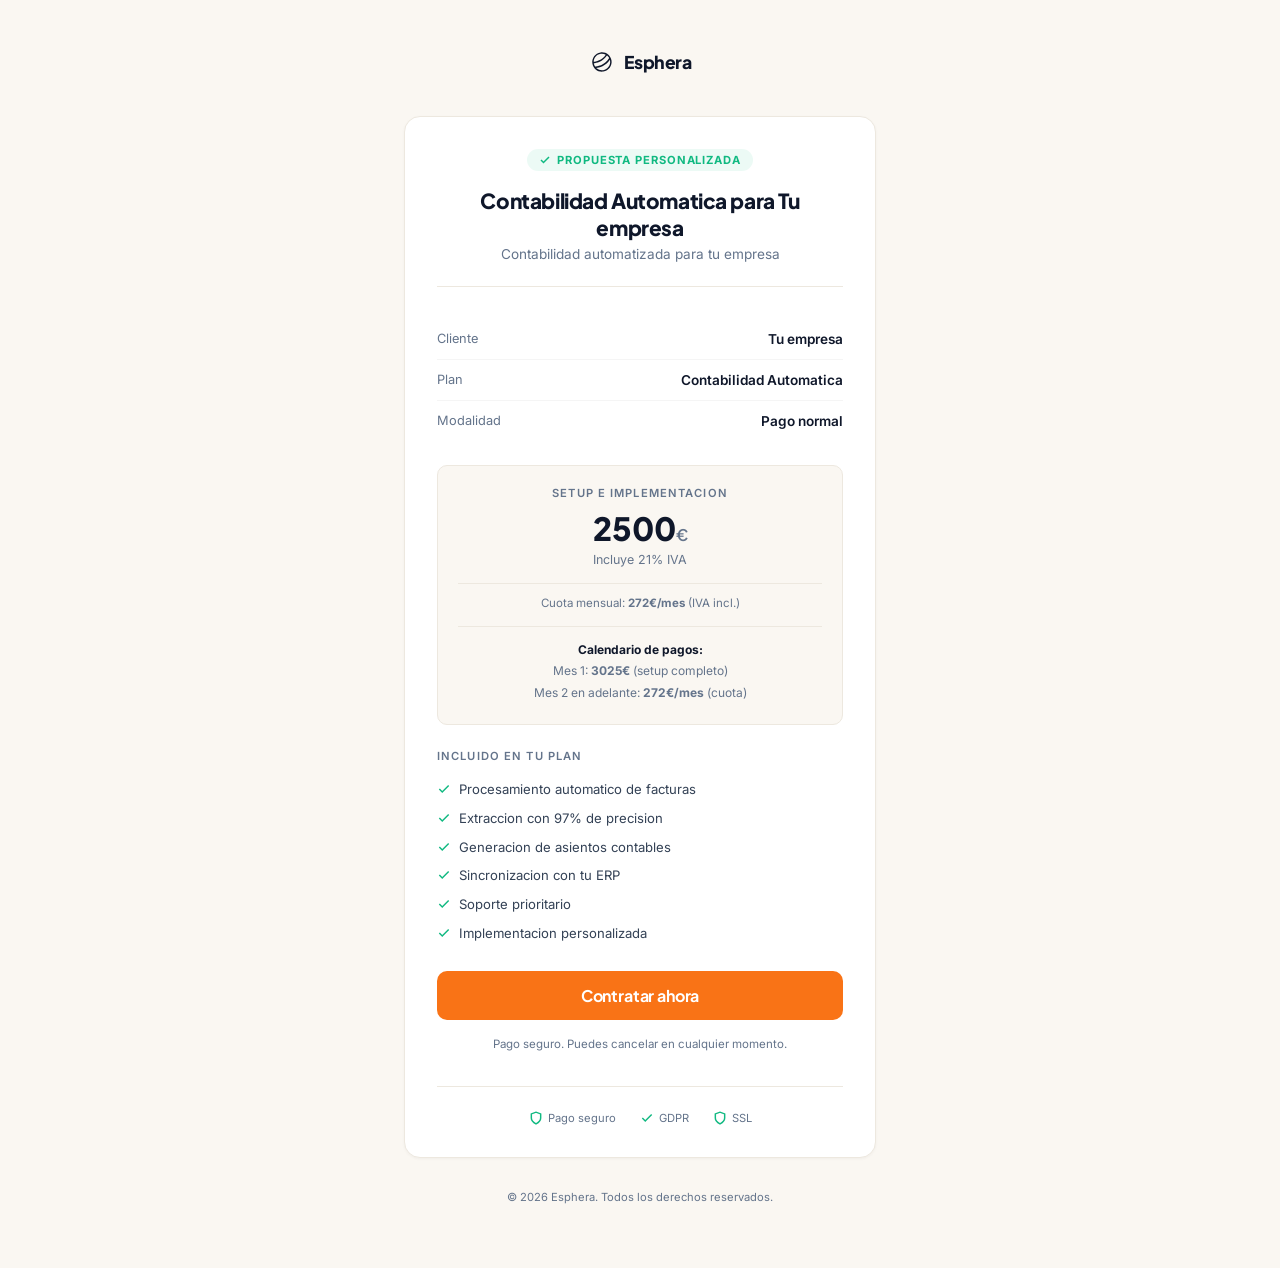
<file: admin/checkout.html>
<!DOCTYPE html>
<html lang="es">
<head>
  <meta charset="UTF-8">
  <meta name="viewport" content="width=device-width, initial-scale=1.0">
  <title>Esphera — Checkout</title>
  <link href="https://fonts.googleapis.com/css2?family=Inter:wght@400;500;600;700;800&family=Plus+Jakarta+Sans:wght@600;700;800&display=swap" rel="stylesheet">
  <style>
    *{margin:0;padding:0;box-sizing:border-box}
    :root{
      --bg:#FAF7F2;--navy:#0D1526;
      --border:#EDE8DF;--text:#0F172A;--text2:#334155;--muted:#64748B;
      --accent:#F97316;--accent-hover:#EA580C;
      --green:#10B981;
      --radius:16px;--radius-sm:10px;
    }
    body{font-family:'Inter',-apple-system,sans-serif;background:var(--bg);color:var(--text);min-height:100vh;-webkit-font-smoothing:antialiased}
    h1,h2,h3,.logo{font-family:'Plus Jakarta Sans',-apple-system,sans-serif}

    .page{max-width:520px;margin:0 auto;padding:3rem 1.5rem 4rem}

    /* LOGO */
    .logo{display:flex;align-items:center;gap:8px;justify-content:center;margin-bottom:2.5rem}
    .logo svg{width:28px;height:28px;color:var(--text)}
    .logo span{font-size:1.1rem;font-weight:800;letter-spacing:-0.02em}

    /* CARD */
    .checkout-card{background:#fff;border:1px solid var(--border);border-radius:var(--radius);padding:2rem;box-shadow:0 1px 3px rgba(0,0,0,0.04)}

    /* HEADER */
    .checkout-header{text-align:center;margin-bottom:2rem;padding-bottom:1.5rem;border-bottom:1px solid var(--border)}
    .checkout-badge{display:inline-flex;align-items:center;gap:6px;padding:4px 12px;background:rgba(16,185,129,0.08);color:var(--green);border-radius:100px;font-size:0.7rem;font-weight:700;text-transform:uppercase;letter-spacing:0.08em;margin-bottom:1rem}
    .checkout-header h1{font-size:1.3rem;font-weight:800;letter-spacing:-0.02em;margin-bottom:0.3rem}
    .checkout-header p{font-size:0.85rem;color:var(--muted)}

    /* PLAN DETAILS */
    .plan-details{margin-bottom:1.5rem}
    .plan-row{display:flex;justify-content:space-between;align-items:center;padding:0.75rem 0;border-bottom:1px solid rgba(0,0,0,0.04)}
    .plan-row:last-child{border-bottom:none}
    .plan-label{font-size:0.8rem;color:var(--muted)}
    .plan-value{font-size:0.85rem;font-weight:600;color:var(--text)}
    .plan-value.accent{color:var(--accent)}

    /* PRICING */
    .pricing{background:var(--bg);border:1px solid var(--border);border-radius:var(--radius-sm);padding:1.25rem;margin-bottom:1.5rem;text-align:center}
    .pricing-label{font-size:0.7rem;text-transform:uppercase;letter-spacing:0.1em;color:var(--muted);font-weight:600;margin-bottom:0.5rem}
    .pricing-amount{font-family:'Plus Jakarta Sans',sans-serif;font-size:2rem;font-weight:800;color:var(--text);margin-bottom:0.2rem}
    .pricing-amount .currency{font-size:1rem;font-weight:600;color:var(--muted)}
    .pricing-period{font-size:0.78rem;color:var(--muted)}
    .pricing-discount{display:inline-flex;align-items:center;gap:4px;padding:3px 10px;background:rgba(16,185,129,0.08);color:var(--green);border-radius:100px;font-size:0.7rem;font-weight:700;margin-top:0.5rem}
    .pricing-original{text-decoration:line-through;color:var(--muted);font-size:0.85rem;font-weight:400}
    .pricing-setup{font-size:0.72rem;color:var(--muted);margin-top:0.75rem;padding-top:0.75rem;border-top:1px solid var(--border)}

    /* FEATURES */
    .features{margin-bottom:1.5rem}
    .features-title{font-size:0.7rem;text-transform:uppercase;letter-spacing:0.1em;color:var(--muted);font-weight:600;margin-bottom:0.75rem}
    .feature{display:flex;align-items:center;gap:8px;padding:0.4rem 0;font-size:0.82rem;color:var(--text2)}
    .feature svg{color:var(--green);flex-shrink:0}

    /* CTA */
    .checkout-cta{width:100%;padding:14px;background:var(--accent);color:#fff;border:none;border-radius:var(--radius-sm);font-size:1rem;font-weight:700;font-family:'Plus Jakarta Sans',sans-serif;cursor:pointer;transition:all 0.2s;letter-spacing:-0.01em}
    .checkout-cta:hover{background:var(--accent-hover);box-shadow:0 4px 20px rgba(249,115,22,0.3);transform:translateY(-1px)}
    .checkout-note{text-align:center;margin-top:1rem;font-size:0.72rem;color:var(--muted);line-height:1.5}

    /* TRUST */
    .trust{display:flex;justify-content:center;gap:1.5rem;margin-top:2rem;padding-top:1.5rem;border-top:1px solid var(--border)}
    .trust-item{display:flex;align-items:center;gap:5px;font-size:0.7rem;color:var(--muted)}
    .trust-item svg{color:var(--green)}

    /* FOOTER */
    .checkout-footer{text-align:center;margin-top:2rem;font-size:0.7rem;color:var(--muted)}
    .checkout-footer a{color:var(--accent);text-decoration:none}

    /* NOTAS */
    .notes{margin-top:1rem;padding:0.75rem;background:rgba(249,115,22,0.04);border:1px solid rgba(249,115,22,0.1);border-radius:8px;font-size:0.75rem;color:var(--text2);line-height:1.5}
    .notes strong{color:var(--text);font-weight:600}
  </style>
</head>
<body>
  <div class="page">
    <!-- LOGO -->
    <div class="logo">
      <svg viewBox="0 0 202 227" fill="none" xmlns="http://www.w3.org/2000/svg"><path d="M100.604 35V46.7323C111.431 46.7323 122.055 49.4076 131.558 54.4029C101.719 99.904 50.2415 110.166 33.7511 112.333C33.9601 98.5315 38.4328 85.162 46.7999 73.8407C57.3964 59.4958 72.9393 50.1392 90.5723 47.4848C93.8955 46.9831 97.2674 46.7323 100.598 46.7323V35C96.717 35 92.7808 35.2856 88.8306 35.8848C45.9639 42.3292 16.4386 82.3055 22.8829 125.173C28.735 164.09 62.2105 192 100.402 192C104.283 192 108.219 191.707 112.169 191.115C155.036 184.671 184.561 144.694 178.117 101.827C172.265 62.9165 138.796 35 100.604 35ZM34.6011 124.093C52.3664 122.003 108.303 111.511 141.423 60.7568C142.252 61.3977 143.067 62.0596 143.868 62.7424C150.152 68.1069 155.322 74.5583 159.195 81.7203C123.797 144.541 55.7941 150.17 45.0373 150.665C39.7147 142.723 36.1338 133.673 34.5941 124.093H34.6011ZM110.428 179.522C107.105 180.024 103.733 180.275 100.402 180.275C84.5948 180.275 69.226 174.59 57.1317 164.258C56.1772 163.443 55.2506 162.593 54.345 161.722C77.21 159.172 131.001 147.614 164.72 95.2919C165.486 98.002 166.092 100.761 166.517 103.576C171.993 139.978 146.829 174.046 110.428 179.522Z" fill="currentColor"/></svg>
      <span>Esphera</span>
    </div>

    <!-- CHECKOUT CARD -->
    <div class="checkout-card">
      <div class="checkout-header">
        <div class="checkout-badge">
          <svg width="12" height="12" viewBox="0 0 24 24" fill="none" stroke="currentColor" stroke-width="3"><path d="M20 6L9 17l-5-5"/></svg>
          Propuesta personalizada
        </div>
        <h1 id="headerTitle">Plan Esphera</h1>
        <p id="headerSub">Contabilidad automatizada para tu empresa</p>
      </div>

      <!-- PLAN DETAILS -->
      <div class="plan-details" id="planDetails"></div>

      <!-- PRICING -->
      <div class="pricing" id="pricingBlock"></div>

      <!-- FEATURES -->
      <div class="features">
        <div class="features-title">Incluido en tu plan</div>
        <div id="featuresList"></div>
      </div>

      <!-- NOTAS -->
      <div class="notes" id="notesBlock" style="display:none"></div>

      <!-- CTA -->
      <button class="checkout-cta" id="ctaBtn">Contratar ahora</button>
      <p class="checkout-note">Pago seguro. Puedes cancelar en cualquier momento.</p>

      <!-- TRUST -->
      <div class="trust">
        <div class="trust-item"><svg width="14" height="14" viewBox="0 0 24 24" fill="none" stroke="currentColor" stroke-width="2.5"><path d="M12 22s8-4 8-10V5l-8-3-8 3v7c0 6 8 10 8 10z"/></svg> Pago seguro</div>
        <div class="trust-item"><svg width="14" height="14" viewBox="0 0 24 24" fill="none" stroke="currentColor" stroke-width="2.5"><path d="M20 6L9 17l-5-5"/></svg> GDPR</div>
        <div class="trust-item"><svg width="14" height="14" viewBox="0 0 24 24" fill="none" stroke="currentColor" stroke-width="2.5"><path d="M12 22s8-4 8-10V5l-8-3-8 3v7c0 6 8 10 8 10z"/></svg> SSL</div>
      </div>
    </div>

    <div class="checkout-footer">
      <p>&copy; 2026 Esphera. Todos los derechos reservados.</p>
    </div>
  </div>

  <script>
    const params=new URLSearchParams(location.search);
    const cliente=params.get('cliente')||'Tu empresa';
    const erp=params.get('erp')||'';
    const plan=params.get('plan')||'contabilidad';
    const modalidad=params.get('modalidad')||'normal';
    const descuento=Math.min(parseInt(params.get('descuento')||'0'),50);
    const notas=params.get('notas')||'';

    const chk='<svg width="14" height="14" viewBox="0 0 24 24" fill="none" stroke="currentColor" stroke-width="2.5"><path d="M20 6L9 17l-5-5"/></svg>';

    // Plan config — precios sin IVA
    const plans={
      contabilidad:{
        name:'Contabilidad Automatica',
        setup:2500,
        cycle:225,
        features:['Procesamiento automatico de facturas','Extraccion con 97% de precision','Generacion de asientos contables','Sincronizacion con '+(erp||'tu ERP'),'Soporte prioritario','Implementacion personalizada']
      },
      contabilidad_conciliacion:{
        name:'Contabilidad + Conciliacion Bancaria',
        setup:5000,
        cycle:450,
        features:['Todo lo incluido en Contabilidad','Conciliacion bancaria automatica','Importacion Norma 43 / CSV / MT940','Matching inteligente de movimientos','Dashboard de conciliacion en tiempo real','Soporte prioritario','Implementacion personalizada']
      }
    };

    const p=plans[plan]||plans.contabilidad;
    const isFaseado=modalidad==='faseado';
    const setupBase=p.setup;
    const setupFinal=descuento>0?Math.round(setupBase*(1-descuento/100)):setupBase;
    const iva=1.21;
    const setupIva=Math.round(setupFinal*iva);
    const cycleIva=Math.round(p.cycle*iva);

    // Header
    document.getElementById('headerTitle').textContent=`${p.name} para ${cliente}`;
    document.getElementById('headerSub').textContent=erp?`Integrado con ${erp}`:'Contabilidad automatizada para tu empresa';

    // Plan details
    document.getElementById('planDetails').innerHTML=`
      <div class="plan-row"><span class="plan-label">Cliente</span><span class="plan-value">${cliente}</span></div>
      ${erp?`<div class="plan-row"><span class="plan-label">ERP</span><span class="plan-value">${erp}</span></div>`:''}
      <div class="plan-row"><span class="plan-label">Plan</span><span class="plan-value">${p.name}</span></div>
      <div class="plan-row"><span class="plan-label">Modalidad</span><span class="plan-value">${isFaseado?'Pago faseado (2 meses)':'Pago normal'}</span></div>
    `;

    // Pricing
    let html=`<div class="pricing-label">Setup e implementacion</div>`;
    if(descuento>0){
      html+=`<div class="pricing-original">${setupBase.toLocaleString('es-ES')}&euro;</div>`;
    }
    html+=`<div class="pricing-amount">${setupFinal.toLocaleString('es-ES')}<span class="currency">&euro;</span></div>`;
    if(descuento>0){
      html+=`<div class="pricing-discount">${descuento}% descuento aplicado</div>`;
    }
    html+=`<div class="pricing-period" style="margin-top:0.25rem">Incluye 21% IVA${isFaseado?' — dividido en 2 pagos':''}</div>`;
    html+=`<div class="pricing-setup" style="margin-top:1rem">Cuota mensual: <strong>${cycleIva}&euro;/mes</strong> (IVA incl.)</div>`;

    // Payment schedule
    html+=`<div style="margin-top:1rem;padding-top:0.75rem;border-top:1px solid var(--border);font-size:0.75rem;color:var(--muted);line-height:1.8">`;
    if(isFaseado){
      const half1=Math.round(setupIva/2),half2=setupIva-half1;
      html+=`<strong style="color:var(--text)">Calendario de pagos:</strong><br>`;
      html+=`Mes 1: <strong>${half1.toLocaleString('es-ES')}&euro;</strong> (setup 1/2)<br>`;
      html+=`Mes 2: ${half2.toLocaleString('es-ES')}&euro; (setup 2/2) + ${cycleIva}&euro; (cuota) = <strong>${(half2+cycleIva).toLocaleString('es-ES')}&euro;</strong><br>`;
      html+=`Mes 3 en adelante: <strong>${cycleIva}&euro;/mes</strong>`;
    }else{
      html+=`<strong style="color:var(--text)">Calendario de pagos:</strong><br>`;
      html+=`Mes 1: <strong>${setupIva.toLocaleString('es-ES')}&euro;</strong> (setup completo)<br>`;
      html+=`Mes 2 en adelante: <strong>${cycleIva}&euro;/mes</strong> (cuota)`;
    }
    html+=`</div>`;
    document.getElementById('pricingBlock').innerHTML=html;

    // Features
    document.getElementById('featuresList').innerHTML=p.features.map(f=>`<div class="feature">${chk} ${f}</div>`).join('');

    // Notes
    if(notas){
      document.getElementById('notesBlock').style.display='block';
      document.getElementById('notesBlock').innerHTML=`<strong>Notas:</strong> ${notas}`;
    }

    // CTA — placeholder for Stripe integration
    document.getElementById('ctaBtn').addEventListener('click',()=>{
      const btn=document.getElementById('ctaBtn');
      btn.textContent='Redirigiendo a pago seguro...';
      btn.style.opacity='0.6';
      // TODO: IT conectara esto con Stripe
      setTimeout(()=>{
        btn.textContent='Contratar ahora';
        btn.style.opacity='1';
        alert('Integracion de pago pendiente. IT conectara Stripe aqui.');
      },1500);
    });
  </script>
</body>
</html>
</file>
<file: styles.css>
/* ========== RESET ========== */
*, *::before, *::after { margin: 0; padding: 0; box-sizing: border-box; }

:root {
    /* Coral Accent + Dark Navy — Superhuman feel */
    --bg: #FFFBF7;
    --bg-soft: #FFFBF7;
    --bg-section: #FFFBF7;
    --bg-dark: #080B16;
    --bg-dark-card: #0F172A;

    --text: #0F172A;
    --text-muted: #64748B;
    --text-light: #FFFFFF;
    --text-light-muted: rgba(255,255,255,0.55);

    --accent: #F97316;
    --accent-hover: #EA580C;
    --accent-light: #FDBA74;
    --accent-pale: #FED7AA;
    --accent-bg: rgba(249,115,22,0.06);
    --accent-glow: rgba(249,115,22,0.2);

    --green: #10B981;
    --green-bg: rgba(16,185,129,0.08);

    --border: #EDE5DC;
    --border-subtle: rgba(0,0,0,0.04);

    --radius: 16px;
    --radius-sm: 10px;
    --radius-lg: 24px;
    --radius-xl: 32px;
    --transition: 0.3s cubic-bezier(0.4, 0, 0.2, 1);
}

html { scroll-behavior: smooth; -webkit-font-smoothing: antialiased; }
body {
    font-family: 'Inter', -apple-system, BlinkMacSystemFont, sans-serif;
    color: var(--text);
    background: var(--bg);
    line-height: 1.6;
    overflow-x: hidden;
}
h1,h2,h3,h4,h5,h6, .btn, .eyebrow, .nav-link { font-family: 'Plus Jakarta Sans', -apple-system, sans-serif; line-height: 1.1; letter-spacing: -0.03em; }
a { text-decoration: none; color: inherit; }
img { max-width: 100%; display: block; }
.container { max-width: 1200px; margin: 0 auto; padding: 0 24px; }

/* ========== TYPOGRAPHY ========== */
.eyebrow {
    font-size: 12px; font-weight: 700; text-transform: uppercase;
    letter-spacing: 0.14em; color: var(--accent); margin-bottom: 16px;
}
.eyebrow.light { color: var(--accent-light); }
.eyebrow.center, .center { text-align: center; }

.big-title {
    font-size: clamp(32px, 4.5vw, 52px); font-weight: 800;
    margin-bottom: 24px; line-height: 1.05; color: var(--text);
}
.big-title.light { color: white; }

.text-link { color: var(--accent); font-weight: 600; border-bottom: 1px solid var(--accent); }

/* ========== NAVBAR — floating pill capsule ========== */
.navbar {
    position: fixed; top: 24px; left: 50%; transform: translateX(-50%);
    z-index: 1000; width: auto; max-width: 900px;
    background: rgba(255,255,255,0.06);
    backdrop-filter: blur(24px); -webkit-backdrop-filter: blur(24px);
    border: 1px solid rgba(255,255,255,0.1);
    border-radius: 100px; padding: 0 6px;
    transition: all 0.4s cubic-bezier(0.4,0,0.2,1);
    box-shadow: 0 2px 20px rgba(0,0,0,0.12);
}
.navbar.scrolled {
    background: rgba(255,255,255,0.95);
    border-color: rgba(0,0,0,0.08);
    box-shadow: 0 4px 24px rgba(0,0,0,0.06);
}

.navbar-inner {
    display: flex; align-items: center; justify-content: center;
    height: 64px; padding: 0 16px; gap: 16px;
}
.logo { display: flex; align-items: center; color: white; flex-shrink: 0; transition: color 0.4s; }
.navbar.scrolled .logo { color: var(--text); }
.logo-svg { height: 44px; width: auto; }

.nav-capsule {
    display: flex; gap: 4px;
    background: rgba(255,255,255,0.06);
    border-radius: 100px; padding: 4px 6px;
    transition: background 0.4s;
}
.navbar.scrolled .nav-capsule { background: rgba(0,0,0,0.03); }
.nav-link {
    font-size: 14px; font-weight: 500; color: rgba(255,255,255,0.55);
    padding: 7px 15px; border-radius: 100px; white-space: nowrap;
    transition: var(--transition); letter-spacing: -0.01em;
}
.nav-link:hover { color: white; background: rgba(255,255,255,0.08); }
.navbar.scrolled .nav-link { color: var(--text-muted); }
.navbar.scrolled .nav-link:hover { color: var(--text); background: rgba(0,0,0,0.04); }

.nav-actions { display: flex; align-items: center; gap: 12px; }

/* Buttons */
.btn {
    display: inline-flex; align-items: center; justify-content: center; gap: 8px;
    font-family: 'Plus Jakarta Sans', sans-serif; font-size: 14px; font-weight: 600;
    padding: 10px 22px; border-radius: var(--radius-sm); border: none;
    cursor: pointer; transition: var(--transition); white-space: nowrap;
}
.btn-primary { background: var(--accent); color: white; font-weight: 700; }
.btn-primary:hover { background: var(--accent-hover); transform: translateY(-1px); box-shadow: 0 4px 20px rgba(249,115,22,0.3); }
.btn-nav { border-radius: 100px; padding: 10px 24px; font-size: 14px; background: var(--accent); color: white; font-weight: 600; letter-spacing: -0.01em; }
.btn-nav:hover { background: var(--accent-hover); box-shadow: 0 4px 16px rgba(249,115,22,0.3); transform: translateY(-1px); }
.btn-cta { background: var(--accent); color: white; font-weight: 700; }
.btn-cta:hover { background: var(--accent-hover); transform: translateY(-1px); box-shadow: 0 4px 16px rgba(249,115,22,0.3); }
.btn-outline { background: transparent; color: var(--text); border: 1.5px solid var(--border); }
.btn-outline:hover { border-color: var(--text); }
.btn-outline.light { border-color: rgba(255,255,255,0.25); color: white; }
.btn-outline.light:hover { border-color: rgba(255,255,255,0.5); }
.btn-ghost { background: transparent; color: rgba(255,255,255,0.45); font-size: 14px; font-weight: 500; transition: var(--transition); }
.btn-ghost:hover { color: white; }
.navbar.scrolled .btn-ghost { color: var(--text-muted); }
.navbar.scrolled .btn-ghost:hover { color: var(--text); }
.btn-white { background: #FFFDFB; color: var(--bg-dark); font-weight: 700; }
.btn-white:hover { transform: translateY(-2px); box-shadow: 0 8px 32px rgba(249,115,22,0.15); }
.btn-lg { padding: 14px 28px; font-size: 15px; border-radius: var(--radius); }
.btn-arrow { transition: transform 0.2s; }
.btn:hover .btn-arrow { transform: translateX(3px); }

/* Mobile menu button */
.mobile-menu-btn { display: none; flex-direction: column; gap: 5px; background: none; border: none; cursor: pointer; padding: 4px; z-index: 1002; position: relative; }
.mobile-menu-btn span { display: block; width: 22px; height: 2px; background: var(--text); border-radius: 2px; transition: all 0.35s cubic-bezier(0.4, 0, 0.2, 1); transform-origin: center; }
.mobile-menu-btn.active span { background: white; }
.mobile-menu-btn.active span:nth-child(1) { transform: rotate(45deg) translate(5px, 5px); }
.mobile-menu-btn.active span:nth-child(2) { opacity: 0; transform: scaleX(0); }
.mobile-menu-btn.active span:nth-child(3) { transform: rotate(-45deg) translate(5px, -5px); }

/* Mobile menu — fullscreen dark premium */
.mobile-menu {
    display: none;
    position: fixed; top: 0; left: 0; right: 0; bottom: 0;
    background: #0C1222;
    z-index: 1000;
    opacity: 0;
    pointer-events: none;
    transition: opacity 0.4s cubic-bezier(0.4, 0, 0.2, 1);
    overflow: hidden;
}
.mobile-menu.active { opacity: 1; pointer-events: all; }

/* Esphera sphere watermark */
.mobile-menu-sphere {
    position: absolute;
    bottom: -8%;
    right: -12%;
    width: 380px;
    height: 380px;
    opacity: 0.04;
    pointer-events: none;
    transition: opacity 0.6s ease 0.3s;
}
.mobile-menu.active .mobile-menu-sphere { opacity: 0.04; }

.mobile-menu-content {
    display: flex;
    flex-direction: column;
    justify-content: center;
    align-items: center;
    height: 100%;
    padding: 100px 32px 60px;
    gap: 0;
    position: relative;
    z-index: 1;
}

.mobile-link {
    font-family: 'Plus Jakarta Sans', sans-serif;
    font-size: 32px;
    font-weight: 700;
    color: white;
    letter-spacing: -0.02em;
    padding: 16px 0;
    text-align: center;
    opacity: 0;
    transform: translateY(20px);
    transition: all 0.4s cubic-bezier(0.4, 0, 0.2, 1);
    position: relative;
}
.mobile-menu.active .mobile-link {
    opacity: 1;
    transform: translateY(0);
}
.mobile-menu.active .mobile-link:nth-child(1) { transition-delay: 0.1s; }
.mobile-menu.active .mobile-link:nth-child(2) { transition-delay: 0.15s; }
.mobile-menu.active .mobile-link:nth-child(3) { transition-delay: 0.2s; }
.mobile-menu.active .mobile-link:nth-child(4) { transition-delay: 0.25s; }

.mobile-link::after {
    content: '';
    position: absolute;
    bottom: 12px;
    left: 50%;
    transform: translateX(-50%) scaleX(0);
    width: 40px;
    height: 2px;
    background: var(--accent);
    border-radius: 1px;
    transition: transform 0.3s ease;
}
.mobile-link:hover::after,
.mobile-link:active::after {
    transform: translateX(-50%) scaleX(1);
}
.mobile-link:hover { color: var(--accent-light); }

.mobile-menu-actions {
    display: flex;
    flex-direction: column;
    gap: 12px;
    margin-top: 40px;
    width: 100%;
    max-width: 320px;
    opacity: 0;
    transform: translateY(20px);
    transition: all 0.4s cubic-bezier(0.4, 0, 0.2, 1);
}
.mobile-menu.active .mobile-menu-actions {
    opacity: 1;
    transform: translateY(0);
    transition-delay: 0.3s;
}

/* Accent line at top of mobile menu */
.mobile-menu::before {
    content: '';
    position: absolute;
    top: 0; left: 0; right: 0;
    height: 3px;
    background: linear-gradient(90deg, var(--accent), var(--accent-light), transparent);
    z-index: 2;
    opacity: 0;
    transition: opacity 0.5s ease 0.2s;
}
.mobile-menu.active::before { opacity: 1; }

/* ========== HERO GRADIENT WRAPPER — dark sandwich top ========== */
.hero-gradient-wrap {
    background: #0C1222;
}

/* ========== HERO ========== */
.hero {
    min-height: 100vh; position: relative; overflow: hidden;
    color: white;
    display: flex; align-items: center; justify-content: center;
    flex-direction: column; padding-bottom: 80px;
}
.hero-person {
    position: absolute; top: 0; left: 0;
    width: 100%; height: 100%;
    object-fit: cover;
    object-position: center center;
    pointer-events: none;
    z-index: 0;
}
.hero-overlay {
    position: absolute; top: 0; left: 0; right: 0; bottom: 0;
    background: linear-gradient(
        to bottom,
        rgba(12,18,34,0.5) 0%,
        rgba(12,18,34,0.3) 30%,
        rgba(12,18,34,0.45) 55%,
        rgba(12,18,34,0.85) 100%
    );
    z-index: 1;
    pointer-events: none;
}

.hero-center {
    text-align: center; position: relative; z-index: 2;
    max-width: 760px; margin: 0 auto; padding: 200px 24px 0;
}

.hero-pill {
    display: inline-flex; padding: 6px 16px;
    background: rgba(255,255,255,0.08); color: var(--accent-pale);
    font-size: 13px; font-weight: 600; border-radius: 100px;
    margin-bottom: 32px; border: 1px solid rgba(255,255,255,0.12);
}
.hero-title {
    font-size: clamp(44px, 6vw, 72px); font-weight: 800;
    margin-bottom: 28px; letter-spacing: -0.035em; line-height: 1.08;
    background: linear-gradient(160deg, #FFFFFF 30%, #FFE4CC 70%, #FDBA74 100%);
    -webkit-background-clip: text; background-clip: text;
    -webkit-text-fill-color: transparent;
}
.hero-subtitle {
    font-size: 17px; color: rgba(255,255,255,0.7); font-weight: 400;
    max-width: 480px; margin: 0 auto 36px; line-height: 1.65; letter-spacing: -0.01em;
    text-shadow: 0 1px 8px rgba(0,0,0,0.5);
}
.hero-actions { display: flex; gap: 16px; justify-content: center; margin-bottom: 0; }

/* Product mini mockup */
.hero-product-mini {
    position: relative; z-index: 2; margin-top: 40px;
    display: flex; justify-content: center; padding: 0 24px;
}
.product-mini-window {
    width: 100%; max-width: 640px;
    background: rgba(255,255,255,0.06); backdrop-filter: blur(20px);
    border: 1px solid rgba(255,255,255,0.1); border-radius: 16px;
    overflow: hidden; box-shadow: 0 32px 80px rgba(0,0,0,0.25), 0 0 0 1px rgba(255,255,255,0.05);
}
.mini-bar {
    display: flex; gap: 6px; padding: 10px 14px;
    background: rgba(255,255,255,0.04); border-bottom: 1px solid rgba(255,255,255,0.06);
}
.mini-bar span { width: 8px; height: 8px; border-radius: 50%; background: rgba(255,255,255,0.15); }
.mini-body { display: flex; }
.mini-sidebar {
    width: 48px; padding: 12px 0; display: flex; flex-direction: column; align-items: center; gap: 8px;
    border-right: 1px solid rgba(255,255,255,0.06); background: rgba(255,255,255,0.02);
}
.mini-nav-item { width: 24px; height: 24px; border-radius: 6px; background: rgba(255,255,255,0.06); }
.mini-nav-item.active { background: rgba(249,115,22,0.4); }
.mini-content { flex: 1; padding: 6px 0; }
.mini-row {
    display: flex; align-items: center; gap: 10px; padding: 8px 16px;
    font-size: 12px; border-bottom: 1px solid rgba(255,255,255,0.04);
}
.mini-badge {
    display: inline-block; padding: 2px 6px; border-radius: 4px;
    font-size: 9px; font-weight: 800; letter-spacing: 0.05em;
}
.mini-badge.pdf { background: rgba(239,68,68,0.15); color: #FCA5A5; }
.mini-badge.xml { background: rgba(16,185,129,0.15); color: #6EE7B7; }
.mini-badge.img { background: rgba(249,115,22,0.15); color: #FDBA74; }
.mini-name { flex: 1; color: rgba(255,255,255,0.7); font-weight: 500; }
.mini-amount { color: rgba(255,255,255,0.9); font-weight: 600; font-variant-numeric: tabular-nums; }
.mini-status { font-size: 13px; }
.mini-status.done { color: #6EE7B7; }
.mini-status.proc { color: #FBBF24; animation: spin 2s linear infinite; }

/* Floating UI cards around hero */
.hero-floating {
    position: absolute; top: 0; left: 0; right: 0; bottom: 0;
    pointer-events: none; z-index: 2; overflow: hidden;
}

.hero-float-card {
    position: absolute; display: flex; align-items: center; gap: 12px;
    background: rgba(255,255,255,0.07); backdrop-filter: blur(20px); padding: 14px 18px; border-radius: var(--radius);
    box-shadow: 0 8px 32px rgba(0,0,0,0.15); border: 1px solid rgba(255,255,255,0.1);
    pointer-events: auto; opacity: 0.85;
}
.float-card-1 { top: 22%; left: 4%; animation: floatA 7s ease-in-out infinite; }
.float-card-2 { top: 18%; right: 4%; animation: floatB 8s ease-in-out 0.5s infinite; }
.float-card-3 { bottom: 28%; left: 5%; animation: floatC 9s ease-in-out 1.5s infinite; }
.float-card-4 { bottom: 18%; right: 4%; animation: floatA 7.5s ease-in-out 2.5s infinite; }

@keyframes floatA {
    0%,100% { transform: translateY(0) translateX(0); }
    50% { transform: translateY(-14px) translateX(4px); }
}
@keyframes floatB {
    0%,100% { transform: translateY(0) translateX(0); }
    50% { transform: translateY(-10px) translateX(-6px); }
}
@keyframes floatC {
    0%,100% { transform: translateY(0) rotate(0deg); }
    50% { transform: translateY(-12px) rotate(1deg); }
}

.float-card-icon {
    width: 36px; height: 36px; border-radius: 10px;
    display: flex; align-items: center; justify-content: center;
    font-size: 16px; font-weight: 700;
}
.float-card-icon.icon-coral { background: rgba(249,115,22,0.15); color: #FDBA74; }
.float-card-icon.icon-green { background: rgba(16,185,129,0.15); color: #6EE7B7; }
.float-card-icon.icon-white { background: rgba(249,115,22,0.1); color: #FDBA74; }
.float-card-text { display: flex; flex-direction: column; gap: 2px; }
.float-card-title { font-size: 13px; font-weight: 600; color: rgba(255,255,255,0.9); }
.float-card-detail { font-size: 12px; color: rgba(255,255,255,0.45); }

/* ========== SOCIAL PROOF ========== */
.social-proof { padding: 48px 0 64px; overflow: hidden; position: relative; background: var(--bg); }
.logo-marquee { mask-image: linear-gradient(to right, transparent, black 10%, black 90%, transparent); -webkit-mask-image: linear-gradient(to right, transparent, black 10%, black 90%, transparent); }
.logo-track { display: flex; gap: 56px; animation: marquee 30s linear infinite; width: max-content; }
.client-logo { font-size: 15px; font-weight: 600; color: rgba(15,23,42,0.25); white-space: nowrap; user-select: none; }
@keyframes marquee { 0% { transform: translateX(0); } 100% { transform: translateX(-50%); } }

/* ========== PRODUCT — light background, dark mockups ========== */
.product {
    padding: 120px 0;
    background: var(--bg-soft);
    position: relative;
    overflow: hidden;
}
.product .eyebrow { color: var(--accent); }
.product .big-title { color: var(--text); }
.product-header { margin-bottom: 64px; }

/* Step rows — alternating layout */
.step-row {
    display: grid;
    grid-template-columns: 1fr 1.3fr;
    gap: 48px;
    align-items: center;
    margin-bottom: 80px;
}
.step-row:last-child { margin-bottom: 0; }
.step-row.reverse { grid-template-columns: 1.3fr 1fr; }
.step-row.reverse .step-text { order: 2; }
.step-row.reverse .step-visual { order: 1; }

.step-text { color: var(--text); }
.step-number {
    font-size: 13px; font-weight: 700; color: var(--accent); letter-spacing: 0.06em;
    margin-bottom: 24px; line-height: 1;
    width: 40px; height: 40px; display: flex; align-items: center; justify-content: center;
    background: rgba(249,115,22,0.08); border-radius: 12px;
    border: 1px solid rgba(249,115,22,0.15);
}
.step-text h3 {
    font-size: clamp(28px, 3vw, 36px); font-weight: 700; margin-bottom: 16px;
    color: var(--text); letter-spacing: -0.025em; line-height: 1.15;
}
.step-text p {
    font-size: 16px; color: var(--text-muted); line-height: 1.65;
    max-width: 400px;
}

/* Step mockups — dark cards on light page */
.step-visual { position: relative; }
.step-screen {
    background: var(--bg-dark-card);
    border: 1px solid rgba(255,255,255,0.06);
    border-radius: 16px; overflow: hidden;
    box-shadow: 0 8px 40px rgba(0,0,0,0.12), 0 0 0 1px rgba(0,0,0,0.05);
    transition: all 0.4s cubic-bezier(0.4,0,0.2,1);
}
.step-screen:hover {
    border-color: rgba(249,115,22,0.12);
    box-shadow: 0 16px 60px rgba(249,115,22,0.08), 0 0 0 1px rgba(0,0,0,0.05);
    transform: translateY(-4px);
}
.screen-bar {
    display: flex; gap: 5px; padding: 10px 14px;
    border-bottom: 1px solid rgba(255,255,255,0.06);
    background: rgba(255,255,255,0.02);
}
.screen-dot { width: 7px; height: 7px; border-radius: 50%; background: rgba(255,255,255,0.12); }
.screen-body { padding: 20px; }

/* Step 1 — Upload */
.app-upload-zone {
    display: flex; flex-direction: column; align-items: center; gap: 8px;
    padding: 24px; border: 1.5px dashed rgba(253,186,116,0.3); border-radius: 12px;
    color: rgba(255,255,255,0.4); font-size: 13px; margin-bottom: 16px;
    background: rgba(249,115,22,0.05);
}
.app-upload-zone svg { color: rgba(253,186,116,0.5); }
.upload-formats { font-size: 11px; color: rgba(255,255,255,0.25); }
.app-file-list { display: flex; flex-direction: column; gap: 6px; }
.app-file-row {
    display: flex; align-items: center; gap: 10px; padding: 10px 14px;
    background: rgba(255,255,255,0.04); border-radius: 8px; font-size: 13px;
    border: 1px solid rgba(255,255,255,0.04);
}
.file-name { flex: 1; color: rgba(255,255,255,0.8); font-weight: 500; }
.file-size { color: rgba(255,255,255,0.3); font-size: 12px; }
.file-status-ok { color: #34D399; font-weight: 600; font-size: 12px; }

/* Step 2 — Process */
.extract-grid { display: flex; flex-direction: column; gap: 2px; }
.extract-row {
    display: flex; justify-content: space-between; align-items: center;
    padding: 10px 0; border-bottom: 1px solid rgba(255,255,255,0.05); font-size: 14px;
}
.extract-label { color: rgba(255,255,255,0.35); }
.extract-value { color: rgba(255,255,255,0.85); font-weight: 600; }
.extract-value.accent { color: #FDBA74; }
.extract-value.highlight { color: #fff; font-weight: 700; }
.confidence-bar {
    display: flex; align-items: center; gap: 12px; margin-top: 16px;
}
.confidence-fill {
    flex: 1; height: 4px; background: rgba(255,255,255,0.08); border-radius: 2px;
    position: relative; overflow: hidden;
}
.confidence-fill::after {
    content: ''; position: absolute; left: 0; top: 0; bottom: 0; width: 97%;
    background: linear-gradient(90deg, #F97316, #FDBA74); border-radius: 2px;
}
.confidence-label { font-size: 12px; font-weight: 600; color: #FDBA74; white-space: nowrap; }

/* Step 3 — Bookkeeping */
.entry-header { display: flex; justify-content: space-between; align-items: center; margin-bottom: 16px; }
.entry-title { font-size: 15px; font-weight: 700; color: #fff; }
.entry-date { font-size: 12px; color: rgba(255,255,255,0.35); }
.entry-table { display: flex; flex-direction: column; gap: 0; }
.entry-row {
    display: grid; grid-template-columns: 55px 1fr 85px 85px; gap: 6px;
    padding: 8px 0; border-bottom: 1px solid rgba(255,255,255,0.05);
    font-size: 13px; color: rgba(255,255,255,0.4);
}
.entry-row-header { font-weight: 600; color: rgba(255,255,255,0.25); text-transform: uppercase; letter-spacing: 0.04em; font-size: 11px; }
.entry-row .accent { color: #FDBA74; font-weight: 600; }
.entry-status {
    display: flex; align-items: center; gap: 8px; margin-top: 16px;
    font-size: 13px; font-weight: 600; color: #34D399;
}

.file-badge { display: inline-block; padding: 2px 6px; border-radius: 4px; font-size: 9px; font-weight: 800; letter-spacing: 0.05em; }
.file-badge.pdf { background: rgba(220,38,38,0.08); color: #EF4444; }
.file-badge.img { background: rgba(249,115,22,0.08); color: #F97316; }
.file-badge.xml { background: rgba(16,185,129,0.08); color: #10B981; }
.status-done { color: #10B981; font-weight: 600; font-size: 12px; }
.status-processing { color: #F59E0B; font-size: 12px; font-weight: 500; }

/* ========== REAL PRODUCT MOCKUPS ========== */
.step-screen-real { background: #0D1526; }
.screen-bar-real { background: #0D1526; border-bottom: 1px solid rgba(255,255,255,0.06); }
.screen-body-real { display: flex; height: 260px; overflow: hidden; }
.real-sidebar { width: 44px; background: linear-gradient(180deg, #0D1526, #111B30); border-right: 1px solid rgba(255,255,255,0.04); display: flex; flex-direction: column; align-items: center; padding: 12px 0; gap: 8px; flex-shrink: 0; }
.real-logo-dot { width: 22px; height: 22px; border-radius: 50%; background: linear-gradient(135deg, #F97316, #FDBA74); margin-bottom: 8px; }
.real-nav-item { width: 24px; height: 24px; border-radius: 6px; background: rgba(255,255,255,0.04); }
.real-nav-item.active { background: rgba(249,115,22,0.15); border-left: 2px solid #F97316; }
.real-content { flex: 1; background: #FAF7F2; padding: 14px; overflow: hidden; }
.real-topbar { display: flex; justify-content: space-between; align-items: center; margin-bottom: 12px; }
.real-topbar-tag { font-size: 10px; font-weight: 700; text-transform: uppercase; letter-spacing: 0.08em; color: #F97316; background: #FFF0E6; padding: 3px 8px; border-radius: 100px; }
.real-topbar-company { font-size: 10px; color: #94a3b8; font-weight: 500; }

/* Step 1 — Upload */
.real-upload-zone { display: flex; flex-direction: column; align-items: center; gap: 4px; padding: 14px; border: 1.5px dashed #EDE8DF; border-radius: 10px; background: #fff; margin-bottom: 10px; font-size: 11px; color: #94a3b8; }
.real-file-list { display: flex; flex-direction: column; gap: 4px; }
.real-file { display: flex; align-items: center; gap: 8px; padding: 7px 10px; background: #fff; border: 1px solid #EDE8DF; border-radius: 8px; font-size: 11px; }
.real-file-icon { display: inline-block; padding: 1px 5px; border-radius: 3px; font-size: 8px; font-weight: 800; letter-spacing: 0.04em; }
.real-file-icon.pdf { background: rgba(239,68,68,0.08); color: #EF4444; }
.real-file-icon.img { background: rgba(249,115,22,0.08); color: #F97316; }
.real-file-icon.xml { background: rgba(16,185,129,0.08); color: #10B981; }
.real-file-name { flex: 1; color: #334155; font-weight: 500; }
.real-file-size { color: #94a3b8; font-size: 10px; }
.real-file-check { color: #10B981; font-weight: 700; font-size: 12px; }

/* Step 2 — Extract */
.real-extract { display: flex; flex-direction: column; gap: 1px; }
.real-extract-row { display: flex; justify-content: space-between; align-items: center; padding: 6px 0; border-bottom: 1px solid #EDE8DF; font-size: 11px; }
.real-label { color: #94a3b8; }
.real-value { color: #1e293b; font-weight: 600; }
.real-accent { color: #F97316; font-weight: 700; }
.real-total { color: #0f172a; font-weight: 800; font-size: 12px; }
.real-confidence { font-size: 10px; color: #F97316; font-weight: 600; }
.real-bar-wrap { margin-top: 10px; }
.real-bar-track { height: 4px; background: #EDE8DF; border-radius: 2px; overflow: hidden; }
.real-bar-fill { height: 100%; width: 0%; background: linear-gradient(90deg, #F97316, #FDBA74); border-radius: 2px; }

/* Step 3 — Entry */
.real-entry { margin-bottom: 10px; }
.real-entry-header { display: grid; grid-template-columns: 40px 1fr 70px 70px; gap: 4px; padding: 5px 0; font-size: 9px; font-weight: 700; color: #94a3b8; text-transform: uppercase; letter-spacing: 0.04em; border-bottom: 1px solid #EDE8DF; }
.real-entry-row { display: grid; grid-template-columns: 40px 1fr 70px 70px; gap: 4px; padding: 6px 0; font-size: 11px; color: #64748b; border-bottom: 1px solid #f1ede8; }
.real-entry-code { font-family: 'SF Mono', Monaco, monospace; font-size: 10px; color: #475569; font-weight: 600; }
.real-status { display: flex; align-items: center; gap: 6px; font-size: 11px; font-weight: 600; color: #10B981; margin-bottom: 8px; }
.real-export { text-align: center; }
.real-export-btn { display: inline-block; font-size: 10px; font-weight: 600; color: #fff; background: #F97316; padding: 5px 14px; border-radius: 100px; }

/* Step 1 — Upload progress */
.real-upload-progress { margin-top: 6px; background: #fff; border: 1px solid #EDE8DF; border-radius: 8px; padding: 6px 10px; }
.real-upload-progress-inner { display: flex; justify-content: space-between; align-items: center; margin-bottom: 4px; }
.real-upload-label { font-size: 10px; color: #64748b; font-weight: 500; }
.real-upload-pct { font-size: 10px; color: #F97316; font-weight: 700; }
.real-upload-bar { height: 3px; background: #EDE8DF; border-radius: 2px; overflow: hidden; }
.real-upload-bar-fill { height: 100%; background: linear-gradient(90deg, #F97316, #FDBA74); border-radius: 2px; width: 0%; }

/* Step 2 — Mini confidence dots */
.real-mini-conf { width: 22px; height: 4px; border-radius: 2px; flex-shrink: 0; }
.real-mini-conf.high { background: linear-gradient(90deg, #10B981, #34D399); }
.real-mini-conf.med { background: linear-gradient(90deg, #F59E0B, #FBBF24); }
.real-extract-row { gap: 8px; }

/* Step 3 — Mini dashboard */
.real-metrics { display: grid; grid-template-columns: repeat(4, 1fr); gap: 4px; margin-bottom: 8px; }
.real-metric-card { background: #fff; border: 1px solid #EDE8DF; border-radius: 8px; padding: 6px 8px; text-align: center; }
.real-metric-num { font-size: 16px; font-weight: 800; display: block; font-family: 'Plus Jakarta Sans', sans-serif; letter-spacing: -0.03em; }
.real-metric-label { font-size: 8px; color: #94a3b8; font-weight: 500; text-transform: uppercase; letter-spacing: 0.04em; }
.real-chart-wrap { background: #fff; border: 1px solid #EDE8DF; border-radius: 8px; padding: 8px 10px; }
.real-chart-header { display: flex; justify-content: space-between; align-items: center; margin-bottom: 4px; }
.real-chart { width: 100%; height: 50px; }

/* Soluciones — real client rows */
.sol-client-row { display: grid; grid-template-columns: 2fr 1fr 1fr 1fr; gap: 4px; padding: 7px 0; border-bottom: 1px solid #f1ede8; align-items: center; font-size: 11px; }
.sol-client-name { display: flex; align-items: center; gap: 6px; color: #1e293b; font-weight: 600; font-size: 11px; }
.sol-avatar { width: 20px; height: 20px; border-radius: 5px; color: #fff; font-size: 7px; font-weight: 800; display: flex; align-items: center; justify-content: center; flex-shrink: 0; }

/* ---- Animations (looping every 8s) ---- */
@keyframes anim-slide-up {
    0%, 10% { opacity: 0; transform: translateY(12px); }
    20%, 80% { opacity: 1; transform: translateY(0); }
    90%, 100% { opacity: 0; transform: translateY(-4px); }
}
@keyframes anim-bar {
    0%, 10% { width: 0%; }
    60%, 80% { width: 97%; }
    90%, 100% { width: 0%; }
}
@keyframes anim-pop {
    0%, 10% { opacity: 0; transform: scale(0.8); }
    20%, 80% { opacity: 1; transform: scale(1); }
    90%, 100% { opacity: 0; transform: scale(0.8); }
}

.anim-file { opacity: 0; animation: anim-slide-up 8s ease-in-out infinite; }
.anim-row { opacity: 0; animation: anim-slide-up 8s ease-in-out infinite; }
.anim-confidence { opacity: 0; animation: anim-pop 8s ease-in-out infinite; animation-delay: 2.5s; }
.anim-bar-fill .real-bar-fill { animation: anim-bar 8s ease-in-out infinite; }
.anim-upload-fill { animation: anim-bar 8s ease-in-out infinite; animation-delay: 3s; }
.anim-check { opacity: 0; animation: anim-pop 8s ease-in-out infinite; animation-delay: 1.8s; }
.anim-bar-up { opacity: 0; animation: anim-bar-grow 8s ease-in-out infinite; }
@keyframes anim-bar-grow {
    0%, 10% { opacity: 0; transform: scaleY(0); transform-origin: bottom; }
    20%, 80% { opacity: 1; transform: scaleY(1); transform-origin: bottom; }
    90%, 100% { opacity: 0; transform: scaleY(0); transform-origin: bottom; }
}

/* ========== AI ASSISTANT SECTION ========== */
.ai-section { padding: 120px 0; background: var(--bg-dark); overflow: hidden; }
.ai-section .eyebrow { color: var(--accent-light); }
.ai-section .big-title { color: #fff; }
.ai-layout { display: grid; grid-template-columns: 1fr 1fr; gap: 64px; align-items: center; }
.ai-desc { font-size: 16px; color: rgba(255,255,255,0.5); line-height: 1.7; margin-bottom: 32px; }
.ai-features { display: flex; flex-direction: column; gap: 16px; }
.ai-feature { display: flex; align-items: center; gap: 12px; font-size: 14px; color: rgba(255,255,255,0.65); font-weight: 500; }
.ai-feature svg { color: var(--accent); flex-shrink: 0; }

/* Chat mockup */
.ai-chat-mock { background: #0F172A; border-radius: 20px; overflow: hidden; box-shadow: 0 24px 80px rgba(0,0,0,0.3); max-width: 380px; margin-left: auto; }
.ai-chat-header { display: flex; align-items: center; gap: 10px; padding: 14px 18px; background: linear-gradient(135deg, #0F172A, #1E293B); }
.ai-chat-avatar-img { width: 36px; height: 36px; border-radius: 50%; object-fit: cover; object-position: center 20%; border: 2px solid rgba(249,115,22,0.4); flex-shrink: 0; }
.ai-chat-meta { flex: 1; }
.ai-chat-name { display: block; font-size: 13px; font-weight: 700; color: #fff; font-family: 'Plus Jakarta Sans', sans-serif; }
.ai-chat-role { font-size: 10px; color: rgba(255,255,255,0.4); }
.ai-chat-online { width: 8px; height: 8px; border-radius: 50%; background: #10B981; box-shadow: 0 0 6px rgba(16,185,129,0.5); }
.ai-chat-body { padding: 16px; background: #f8fafc; min-height: 280px; display: flex; flex-direction: column; gap: 12px; }

/* Messages */
.ai-msg { display: flex; gap: 8px; align-items: flex-start; }
.ai-msg-bot { flex-direction: row; }
.ai-msg-user { flex-direction: row-reverse; }
.ai-msg-avatar-img { width: 24px; height: 24px; border-radius: 50%; object-fit: cover; object-position: center 20%; border: 1px solid #EDE8DF; flex-shrink: 0; margin-top: 2px; }
.ai-msg-bubble { background: #fff; border: 1px solid #EDE8DF; border-radius: 14px; border-top-left-radius: 4px; padding: 10px 14px; font-size: 12px; color: #334155; line-height: 1.5; max-width: 270px; box-shadow: 0 1px 3px rgba(0,0,0,0.04); }
.ai-msg-bubble strong { color: #0f172a; }
.ai-msg-bubble-user { background: #F97316; color: #fff; border-radius: 14px; border-top-right-radius: 4px; padding: 10px 14px; font-size: 12px; line-height: 1.5; font-weight: 500; box-shadow: 0 2px 8px rgba(249,115,22,0.25); }
.ai-chips { display: flex; flex-wrap: wrap; gap: 6px; padding-left: 32px; }
.ai-chip { font-size: 11px; font-weight: 600; color: #F97316; background: #fff; border: 1px solid #FDBA74; padding: 5px 12px; border-radius: 100px; cursor: default; }

/* Chat animation — staggered loop */
@keyframes anim-chat-in {
    0%, 8% { opacity: 0; transform: translateY(10px); }
    14%, 78% { opacity: 1; transform: translateY(0); }
    86%, 100% { opacity: 0; transform: translateY(-4px); }
}
.anim-chat { opacity: 0; animation: anim-chat-in 12s ease-in-out infinite; }

@media (max-width: 768px) {
    .ai-layout { grid-template-columns: 1fr; gap: 40px; }
    .ai-chat-mock { margin: 0 auto; }
}

/* ========== SOLUTIONS — clean white ========== */
.solutions { padding: 120px 0; background: var(--bg); }
.solution-row { display: grid; grid-template-columns: 1fr 1fr; gap: 48px; align-items: center; margin-top: 64px; }
.solution-row.reverse { direction: rtl; }
.solution-row.reverse > * { direction: ltr; }

.solution-visual { position: relative; border-radius: var(--radius-lg); overflow: hidden; height: 420px; }
.solution-gradient { position: absolute; inset: 0; }
.sol-empresa .solution-gradient { background: linear-gradient(150deg, #0F172A 0%, #1A1510 100%); }
.sol-gestoria .solution-gradient { background: linear-gradient(150deg, #0F172A 0%, #0C1A1A 100%); }

.solution-mockup { position: absolute; inset: 0; display: flex; align-items: center; justify-content: center; padding: 32px; }
.mockup-card {
    background: white; border: 1px solid rgba(255,255,255,0.2);
    border-radius: var(--radius); overflow: hidden;
}
.mockup-main { width: 85%; box-shadow: 0 24px 64px rgba(0,0,0,0.2); }
.mockup-bar {
    display: flex; gap: 5px; padding: 10px 14px;
    border-bottom: 1px solid var(--border); background: #FAFBFC;
}
.mockup-bar span { width: 8px; height: 8px; border-radius: 50%; background: #E2E8F0; }
.mockup-content { padding: 8px 0; }
.mockup-row, .mockup-client-row {
    display: flex; align-items: center; gap: 10px;
    padding: 10px 16px; font-size: 12px; color: var(--text-muted);
    border-bottom: 1px solid #F5EDE5;
}
.mockup-row span:nth-child(2), .mockup-client-row span:nth-child(2) { flex: 1; font-weight: 500; color: var(--text); }
.mockup-amount, .mockup-count { font-weight: 600; font-variant-numeric: tabular-nums; color: var(--text-muted); }
.client-dot { width: 8px; height: 8px; border-radius: 50%; flex-shrink: 0; }

.solution-badge-inline {
    display: inline-block; padding: 4px 12px;
    background: var(--accent-bg); color: var(--accent);
    border-radius: 100px; font-size: 11px; font-weight: 700;
    text-transform: uppercase; letter-spacing: 0.08em; margin-bottom: 16px;
}
.solution-content h3 { font-size: 28px; font-weight: 700; margin-bottom: 20px; color: var(--text); }
.solution-features { display: flex; flex-direction: column; gap: 12px; margin-bottom: 28px; }
.feature-line {
    display: flex; align-items: center; gap: 12px;
    font-size: 15px; color: var(--text-muted);
}
.feature-line svg { color: var(--accent); flex-shrink: 0; }

/* ========== IMPACT — light bg, dark cards ========== */
.impact { padding: 100px 0; background: var(--bg-soft); position: relative; overflow: hidden; }
.impact .eyebrow { color: var(--accent); }
.impact .big-title { color: var(--text); }
.impact-grid { display: grid; grid-template-columns: repeat(4, 1fr); gap: 16px; margin-top: 48px; }
.impact-card {
    text-align: center; padding: 56px 32px; position: relative; overflow: hidden;
    background: var(--bg-dark-card); border: 1px solid rgba(249,115,22,0.06);
    border-radius: 20px; transition: var(--transition);
}
.impact-card:hover { border-color: rgba(249,115,22,0.12); }
.impact-glow {
    position: absolute; top: 20%; left: 50%; transform: translateX(-50%);
    width: 200px; height: 200px;
    background: radial-gradient(circle, rgba(249,115,22,0.15) 0%, transparent 70%);
    pointer-events: none; filter: blur(40px);
    transition: background 0.5s;
}
.impact-card:hover .impact-glow { background: radial-gradient(circle, rgba(249,115,22,0.3) 0%, transparent 70%); }
.impact-number {
    font-size: clamp(48px, 6vw, 80px); font-weight: 800; color: white; line-height: 1;
    position: relative; z-index: 1;
    text-shadow: 0 0 60px rgba(249,115,22,0.3);
}
.impact-unit { font-size: 18px; font-weight: 600; color: var(--accent-light); margin-bottom: 12px; position: relative; z-index: 1; }
.impact-card p { font-size: 14px; color: var(--text-light-muted); line-height: 1.5; position: relative; z-index: 1; }

@keyframes countPulse {
    0% { transform: scale(1); }
    50% { transform: scale(1.05); }
    100% { transform: scale(1); }
}
.impact-number.counted { animation: countPulse 0.3s ease; }

/* ========== TESTIMONIALS — clean white ========== */
.testimonials { padding: 100px 0; background: var(--bg); }
.testimonials .eyebrow { color: var(--accent); }
.testimonials .big-title { color: var(--text); }

.testimonial-grid {
    display: grid; grid-template-columns: 1fr 1fr;
    gap: 20px; margin-top: 40px;
}
.testimonial-card {
    background: #FFFDFB; border: 1px solid #F5EDE5; border-radius: 20px;
    padding: 32px; display: flex; flex-direction: column; justify-content: space-between;
    min-height: 180px; transition: var(--transition);
    box-shadow: 0 1px 3px rgba(0,0,0,0.04);
}
.testimonial-card:hover { box-shadow: 0 8px 32px rgba(0,0,0,0.06); border-color: var(--border); transform: translateY(-2px); }
.testimonial-card blockquote {
    font-size: 16px; line-height: 1.65; color: var(--text); font-weight: 500;
    font-style: normal; margin-bottom: 20px; border: none; padding: 0;
}
.testimonial-footer { display: flex; justify-content: space-between; align-items: flex-end; }
.testimonial-credit strong { display: block; font-size: 14px; color: var(--text); }
.testimonial-credit span { font-size: 13px; color: var(--text-muted); }
.testimonial-accent {
    font-size: 28px; font-weight: 800; color: var(--accent);
    opacity: 0.15; line-height: 1;
}

/* ========== FAQ ========== */
.faq { padding: 100px 0; background: var(--bg-soft); }
.faq-layout { display: grid; grid-template-columns: 1fr 1.5fr; gap: 64px; align-items: start; }
.faq-header-side { position: sticky; top: 100px; }
.faq-header-desc { font-size: 15px; color: var(--text-muted); margin-top: 16px; }
.faq-list { display: flex; flex-direction: column; }
.faq-item { border-bottom: 1px solid var(--border); }
.faq-item:first-child { border-top: 1px solid var(--border); }
.faq-question { display: flex; align-items: center; justify-content: space-between; width: 100%; padding: 24px 0; background: none; border: none; cursor: pointer; font-family: 'Plus Jakarta Sans', sans-serif; font-size: 16px; font-weight: 500; color: var(--text); text-align: left; gap: 16px; }
.faq-chevron { flex-shrink: 0; transition: transform 0.3s; color: var(--text-muted); }
.faq-item.active .faq-chevron { transform: rotate(180deg); color: var(--accent); }
.faq-answer { max-height: 0; overflow: hidden; transition: max-height 0.4s ease; }
.faq-item.active .faq-answer { max-height: 200px; }
.faq-answer p { padding-bottom: 24px; font-size: 15px; color: var(--text-muted); line-height: 1.7; }

/* ========== FINAL CTA — dark sandwich bottom ========== */
.final-cta {
    padding: 140px 0 120px;
    background: #0F172A;
    color: white;
    position: relative;
    overflow: hidden;
}
/* Sphere decorative element */
.esphera-sphere-bg {
    position: absolute;
    pointer-events: none;
    opacity: 0.04;
}
.esphera-sphere-bg.sphere-cta {
    top: 5%;
    left: -8%;
    width: 500px;
    height: 500px;
    opacity: 0.05;
}
.esphera-sphere-bg.sphere-impact {
    bottom: -35%;
    right: -10%;
    width: 300px;
    height: 300px;
    opacity: 0.025;
}
.esphera-sphere-bg.sphere-impact path { fill: var(--accent); }
.esphera-sphere-bg.sphere-footer {
    top: -20%;
    right: 5%;
    width: 300px;
    height: 300px;
    opacity: 0.03;
}
.final-cta::before { content: ''; position: absolute; top: 20%; right: -10%; width: 500px; height: 500px; background: radial-gradient(circle, rgba(249,115,22,0.1) 0%, transparent 60%); pointer-events: none; }
.cta-layout { display: flex; flex-direction: column; align-items: center; text-align: center; gap: 48px; position: relative; z-index: 1; }
.cta-text h2 { font-size: clamp(32px, 4vw, 48px); font-weight: 800; margin-bottom: 12px; }
.cta-text p { font-size: 16px; opacity: 0.7; max-width: 520px; line-height: 1.6; margin: 0 auto; }
.cta-form-wrapper { width: 100%; max-width: 640px; display: flex; flex-direction: column; align-items: center; gap: 16px; }
.demo-form {
    display: grid; grid-template-columns: 1fr 1fr; gap: 12px;
    background: rgba(255,255,255,0.06); backdrop-filter: blur(16px);
    padding: 32px; border-radius: var(--radius-lg);
    border: 1px solid rgba(255,255,255,0.1); width: 100%;
}
.demo-form .form-full { grid-column: 1 / -1; }
.demo-form input, .demo-form select {
    width: 100%; padding: 14px 16px; border-radius: var(--radius-sm);
    border: 1px solid rgba(255,255,255,0.15); background: rgba(255,255,255,0.06);
    color: white; font-family: 'Inter', sans-serif; font-size: 14px;
    outline: none; transition: var(--transition);
}
.demo-form input::placeholder { color: rgba(255,255,255,0.4); }
.demo-form input:focus, .demo-form select:focus { border-color: var(--accent-light); background: rgba(255,255,255,0.1); }
.demo-form select { appearance: none; cursor: pointer; }
.demo-form select option { background: var(--bg-dark); color: white; }
.conditional-fields { display: flex; flex-direction: column; gap: 12px; }
.conditional-fields select { width: 100%; padding: 14px 16px; border-radius: var(--radius-sm); border: 1px solid rgba(255,255,255,0.15); background: rgba(255,255,255,0.06); color: white; font-family: 'Inter', sans-serif; font-size: 14px; outline: none; transition: var(--transition); appearance: none; cursor: pointer; }
.conditional-fields select option { background: var(--bg-dark); color: white; }
.conditional-fields input { width: 100%; padding: 14px 16px; border-radius: var(--radius-sm); border: 1px solid rgba(255,255,255,0.15); background: rgba(255,255,255,0.06); color: white; font-family: 'Inter', sans-serif; font-size: 14px; outline: none; transition: var(--transition); }
.conditional-fields input::placeholder { color: rgba(255,255,255,0.4); }
.conditional-fields input:focus, .conditional-fields select:focus { border-color: var(--accent-light); background: rgba(255,255,255,0.1); }
.demo-form-badge { padding: 6px 14px; border-radius: 100px; font-size: 12px; font-weight: 700; text-transform: uppercase; letter-spacing: 0.06em; margin-bottom: 4px; }
.cta-note { font-size: 13px; opacity: 0.5; text-align: center; }

/* ========== FOOTER ========== */
.footer { padding: 80px 0 32px; background: var(--bg-dark); color: rgba(255,255,255,0.4); position: relative; overflow: hidden; }
.footer-social { display: flex; gap: 12px; margin-top: 16px; }
.footer-social a { display: flex; align-items: center; justify-content: center; width: 36px; height: 36px; border-radius: 50%; background: rgba(255,255,255,0.06); color: rgba(255,255,255,0.4); transition: var(--transition); }
.footer-social a:hover { background: rgba(255,255,255,0.12); color: white; }
.footer-grid { display: grid; grid-template-columns: 2.5fr 1fr 1fr 1fr; gap: 64px; margin-bottom: 56px; align-items: start; }
.footer-brand { display: flex; flex-direction: column; gap: 20px; }
.footer-logo { display: block; height: 32px; width: fit-content; max-width: 140px; }
.footer-desc { font-size: 14px; line-height: 1.7; max-width: 300px; color: rgba(255,255,255,0.35); }
.footer-col { display: flex; flex-direction: column; gap: 12px; }
.footer-col h4 { font-size: 11px; font-weight: 700; color: rgba(255,255,255,0.6); text-transform: uppercase; letter-spacing: 0.1em; margin-bottom: 4px; }
.footer-col a { font-size: 14px; color: rgba(255,255,255,0.35); transition: var(--transition); }
.footer-col a:hover { color: white; }
.footer-bottom { padding-top: 32px; border-top: 1px solid rgba(255,255,255,0.06); font-size: 13px; text-align: center; display: flex; align-items: center; justify-content: center; gap: 1.5rem; }
.footer-bottom p { opacity: 0.4; }

.btn-glass {
    display: inline-flex; align-items: center; gap: 6px;
    padding: 8px 20px; border-radius: 100px;
    background: rgba(255,255,255,0.08);
    backdrop-filter: blur(16px); -webkit-backdrop-filter: blur(16px);
    border: 1px solid rgba(255,255,255,0.12);
    color: rgba(255,255,255,0.55); font-size: 12px; font-weight: 600;
    text-decoration: none; letter-spacing: 0.03em;
    transition: all 0.3s ease;
}
.btn-glass:hover {
    background: rgba(255,255,255,0.14);
    border-color: rgba(255,255,255,0.2);
    color: rgba(255,255,255,0.8);
    box-shadow: 0 4px 20px rgba(0,0,0,0.2);
}

/* ========== ANIMATIONS ========== */
.fade-in { opacity: 0; transform: translateY(20px); transition: opacity 0.5s ease, transform 0.5s ease; }
.fade-in.visible { opacity: 1; transform: translateY(0); }

@keyframes spin { to { transform: rotate(360deg); } }

/* ========== RESPONSIVE ========== */
@media (max-width: 1024px) {
    .hero-float-card { display: none; }
    .hero-center { padding: 180px 24px 40px; }
    .hero-product-mini { max-width: 560px; margin: 16px auto 0; }
    .step-row, .step-row.reverse { grid-template-columns: 1fr; gap: 40px; margin-bottom: 80px; }
    .step-row.reverse .step-text { order: 0; }
    .step-row.reverse .step-visual { order: 0; }
    .solution-row, .solution-row.reverse { grid-template-columns: 1fr; gap: 32px; direction: ltr; }
    .solution-visual { height: 320px; }
    .impact-grid { grid-template-columns: 1fr 1fr; }
    .testimonial-grid { grid-template-columns: 1fr 1fr; }
    .demo-form { grid-template-columns: 1fr; }
    .faq-layout { grid-template-columns: 1fr; gap: 40px; }
    .faq-header-side { position: static; }
    .cta-layout { flex-direction: column; text-align: center; }
    .cta-text p { margin: 0 auto; }
    .footer-grid { grid-template-columns: 1fr 1fr; gap: 32px; }
    .footer-brand { grid-column: 1 / -1; }
}

@media (max-width: 768px) {
    .navbar { top: 8px; width: calc(100% - 32px); border-radius: 20px; }
    .nav-capsule, .nav-actions { display: none; }
    .mobile-menu-btn { display: flex; }
    .mobile-menu { display: block; }
    .hero { min-height: auto; }
    .hero-center { padding: 160px 24px 48px; }
    .hero-title { font-size: clamp(36px, 10vw, 52px); }
    .hero-actions { flex-direction: column; }
    .hero-actions .btn { width: 100%; }
    .solution-visual { height: 280px; }
    .impact-grid { grid-template-columns: 1fr 1fr; }
    .testimonial-grid { grid-template-columns: 1fr; }
    .footer-grid { grid-template-columns: 1fr; }
}
</file>
<file: nosotros.css>
/* ========== ABOUT HERO ========== */
.about-hero {
    min-height: 100vh;
    background: #0C1222;
    color: white;
    display: flex;
    align-items: center;
    position: relative;
    overflow: hidden;
    padding: 160px 0 120px;
}
.about-hero-person {
    position: absolute; top: 0; left: 0;
    width: 100%; height: 100%;
    object-fit: cover;
    object-position: center center;
    pointer-events: none;
    z-index: 0;
}
.about-hero-overlay {
    position: absolute; top: 0; left: 0; right: 0; bottom: 0;
    background: linear-gradient(
        to bottom,
        rgba(12,18,34,0.55) 0%,
        rgba(12,18,34,0.35) 30%,
        rgba(12,18,34,0.5) 55%,
        rgba(12,18,34,0.85) 100%
    );
    z-index: 1;
    pointer-events: none;
}
.about-hero .container { position: relative; z-index: 2; }
.about-hero .eyebrow { margin-bottom: 24px; }
.about-hero-title {
    font-family: 'Plus Jakarta Sans', sans-serif;
    font-size: clamp(36px, 5vw, 60px);
    font-weight: 800;
    line-height: 1.08;
    letter-spacing: -0.035em;
    margin-bottom: 48px;
    background: linear-gradient(160deg, #FFFFFF 30%, #FFE4CC 70%, #FDBA74 100%);
    -webkit-background-clip: text;
    background-clip: text;
    -webkit-text-fill-color: transparent;
}

/* Text reveal effect */
.reveal-text {
    max-width: 640px;
    position: relative;
}
.reveal-text p {
    font-size: 18px;
    line-height: 1.8;
    color: rgba(255,255,255,0.55);
    font-weight: 400;
}
.reveal-word {
    opacity: 0.15;
    transition: opacity 0.4s ease;
    display: inline;
}
.reveal-word.lit {
    opacity: 1;
    color: rgba(255,255,255,0.9);
}

/* Active nav link */
.nav-active {
    color: white !important;
    background: rgba(255,255,255,0.08);
    border-radius: 100px;
}
.navbar.scrolled .nav-active {
    color: var(--text) !important;
    background: rgba(0,0,0,0.04);
}

/* ========== ORIGIN STORY ========== */
.origin {
    padding: 120px 0;
    background: var(--bg);
}
.origin .big-title { margin-bottom: 64px; }

.origin-blocks {
    display: flex;
    flex-direction: column;
    gap: 0;
}
.origin-block {
    display: grid;
    grid-template-columns: 80px 1fr;
    gap: 32px;
    padding: 48px 0;
    border-bottom: 1px solid var(--border);
    align-items: start;
}
.origin-block:first-child {
    border-top: 1px solid var(--border);
}
.origin-number {
    font-family: 'Plus Jakarta Sans', sans-serif;
    font-size: 48px;
    font-weight: 800;
    color: var(--accent);
    opacity: 0.2;
    line-height: 1;
    padding-top: 4px;
}
.origin-content h3 {
    font-family: 'Plus Jakarta Sans', sans-serif;
    font-size: 22px;
    font-weight: 700;
    color: var(--text);
    margin-bottom: 12px;
    letter-spacing: -0.02em;
    line-height: 1.25;
}
.origin-content p {
    font-size: 16px;
    color: var(--text-muted);
    line-height: 1.7;
    max-width: 560px;
}

/* ========== MANIFESTO — BENTO GRID ========== */
.manifesto {
    padding: 120px 0;
    background: #0F172A;
    position: relative;
    overflow: hidden;
}
.manifesto::before {
    content: '';
    position: absolute;
    bottom: -20%;
    left: -10%;
    width: 500px;
    height: 500px;
    background: radial-gradient(circle, rgba(249,115,22,0.06) 0%, transparent 60%);
    pointer-events: none;
}
.manifesto .big-title { margin-bottom: 56px; }

.bento-grid {
    display: grid;
    grid-template-columns: 1fr 1fr;
    grid-template-rows: auto auto;
    gap: 16px;
}
.bento-card {
    background: rgba(255,255,255,0.03);
    border: 1px solid rgba(249,115,22,0.1);
    border-radius: 20px;
    padding: 40px 36px;
    transition: all 0.4s cubic-bezier(0.4, 0, 0.2, 1);
    position: relative;
    overflow: hidden;
}
.bento-card::before {
    content: '';
    position: absolute;
    top: 0;
    left: 0;
    right: 0;
    bottom: 0;
    background: radial-gradient(ellipse at 30% 0%, rgba(249,115,22,0.06) 0%, transparent 60%);
    opacity: 0;
    transition: opacity 0.4s;
    pointer-events: none;
}
.bento-card:hover {
    border-color: rgba(249,115,22,0.35);
    transform: translateY(-4px);
    box-shadow: 0 16px 48px rgba(249,115,22,0.08), 0 0 0 1px rgba(249,115,22,0.1);
}
.bento-card:hover::before {
    opacity: 1;
}
.bento-tall {
    grid-row: span 2;
    display: flex;
    flex-direction: column;
    justify-content: center;
}
.bento-icon {
    width: 48px;
    height: 48px;
    border-radius: 14px;
    background: rgba(249,115,22,0.1);
    display: flex;
    align-items: center;
    justify-content: center;
    color: var(--accent-light);
    margin-bottom: 28px;
}
.bento-card h3 {
    font-family: 'Plus Jakarta Sans', sans-serif;
    font-size: 22px;
    font-weight: 700;
    color: white;
    margin-bottom: 16px;
    letter-spacing: -0.02em;
    line-height: 1.3;
}
.bento-tall h3 {
    font-size: 28px;
}
.bento-card p {
    font-size: 15px;
    color: rgba(255,255,255,0.45);
    line-height: 1.7;
}
.bento-tall p {
    font-size: 16px;
    max-width: 380px;
}

/* ========== CREDIBILITY ========== */
.credibility {
    padding: 120px 0;
    background: var(--bg);
}
.credibility .big-title { margin-bottom: 64px; }

.cred-strip {
    display: grid;
    grid-template-columns: repeat(3, 1fr);
    gap: 32px;
}
.cred-item {
    text-align: center;
    padding: 48px 32px;
    background: #FFFDFB;
    border: 1px solid var(--border);
    border-radius: 20px;
    transition: var(--transition);
}
.cred-item:hover {
    box-shadow: 0 8px 32px rgba(0,0,0,0.06);
    transform: translateY(-2px);
}
.cred-number {
    font-family: 'Plus Jakarta Sans', sans-serif;
    font-size: clamp(48px, 5vw, 72px);
    font-weight: 800;
    color: var(--accent);
    line-height: 1;
    margin-bottom: 16px;
}
.cred-item p {
    font-size: 15px;
    color: var(--text-muted);
    line-height: 1.6;
}
.cred-label {
    font-family: 'Plus Jakarta Sans', sans-serif;
    font-size: 14px;
    font-weight: 600;
    color: var(--text-muted);
    text-transform: uppercase;
    letter-spacing: 0.08em;
    margin-bottom: 20px;
}
.cred-tags {
    display: flex;
    flex-wrap: wrap;
    gap: 8px;
    justify-content: center;
}
.cred-tag {
    display: inline-block;
    padding: 8px 18px;
    background: var(--accent-bg);
    color: var(--accent);
    border-radius: 100px;
    font-size: 14px;
    font-weight: 600;
    border: 1px solid rgba(249,115,22,0.1);
}
.cred-highlight {
    font-family: 'Plus Jakarta Sans', sans-serif;
    font-size: clamp(48px, 5vw, 72px);
    font-weight: 800;
    color: var(--accent);
    line-height: 1;
    margin-bottom: 16px;
}

/* ========== RESPONSIVE ========== */
@media (max-width: 1024px) {
    .bento-grid {
        grid-template-columns: 1fr;
    }
    .bento-tall {
        grid-row: span 1;
    }
    .cred-strip {
        grid-template-columns: 1fr;
        gap: 16px;
    }
    .origin-block {
        grid-template-columns: 60px 1fr;
        gap: 24px;
    }
}

@media (max-width: 768px) {
    .about-hero {
        min-height: auto;
        padding: 120px 0 80px;
    }
    .about-hero-title {
        font-size: clamp(28px, 8vw, 40px);
    }
    .reveal-text p {
        font-size: 16px;
    }
    .origin {
        padding: 80px 0;
    }
    .origin-block {
        grid-template-columns: 1fr;
        gap: 12px;
        padding: 32px 0;
    }
    .origin-number {
        font-size: 32px;
    }
    .manifesto {
        padding: 80px 0;
    }
    .bento-card {
        padding: 28px 24px;
    }
    .bento-tall h3 {
        font-size: 22px;
    }
    .credibility {
        padding: 80px 0;
    }
    .cred-item {
        padding: 32px 24px;
    }
}
</file>
